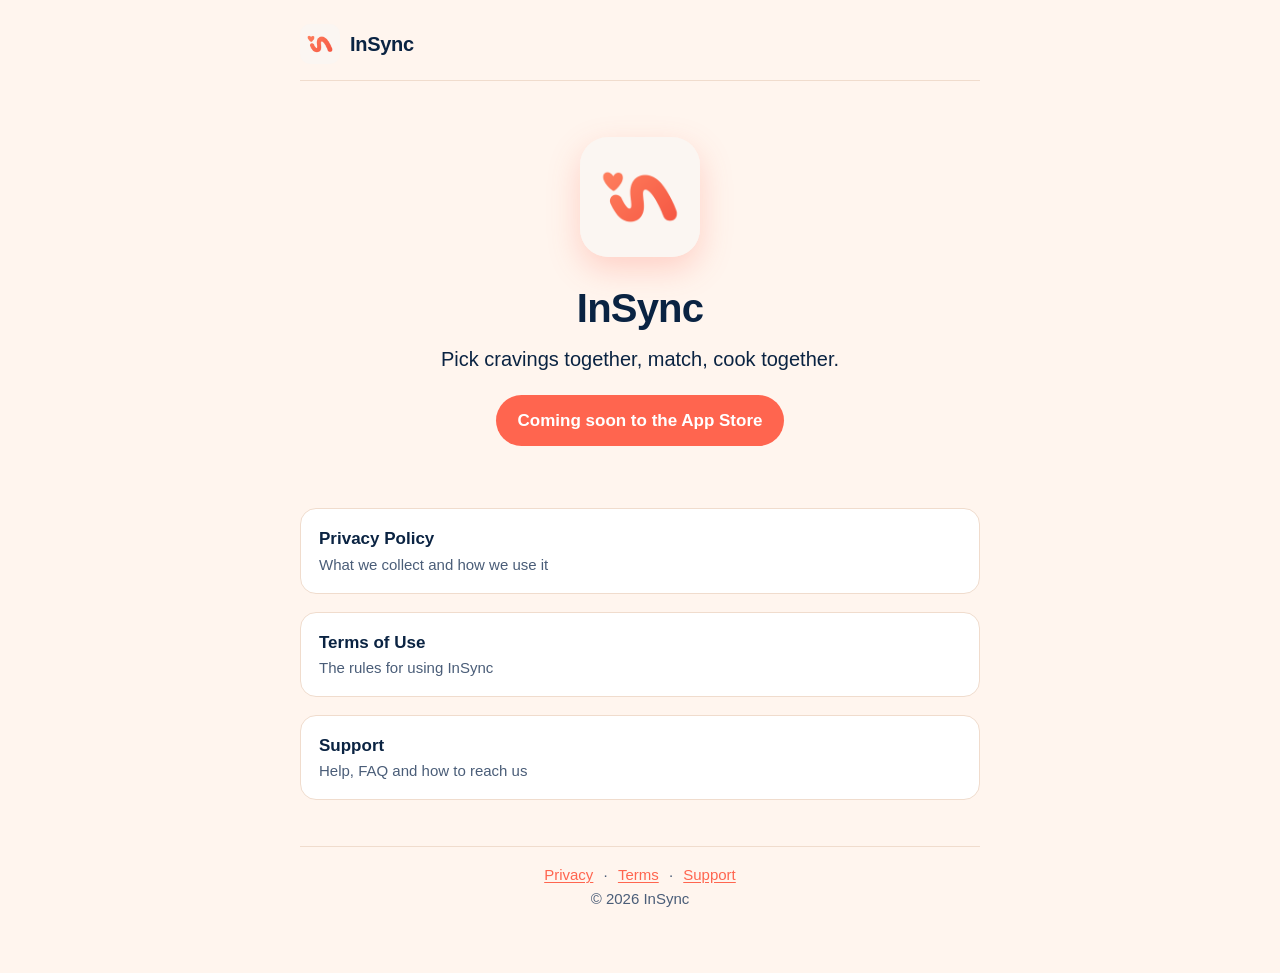
<file: index.html>
<!doctype html>
<html lang="en">
<head>
<meta charset="utf-8">
<meta name="viewport" content="width=device-width, initial-scale=1, viewport-fit=cover">
<title>InSync: pick cravings together, match, cook together</title>
<meta name="description" content="InSync helps you pick cravings together, find your match and cook together. Coming soon to the App Store.">
<meta name="theme-color" content="#FFF5EE">
<link rel="icon" type="image/png" sizes="32x32" href="favicon-32.png">
<link rel="icon" type="image/png" sizes="192x192" href="favicon-192.png">
<link rel="apple-touch-icon" href="apple-touch-icon.png">
<link rel="stylesheet" href="style.css">
</head>
<body>
<div class="wrap">
<header class="site"><a href="index.html"><img src="logo.png" alt="InSync logo" width="40" height="40"><span>InSync</span></a></header>
<main>
<section class="hero">
<img src="logo.png" alt="InSync logo" width="120" height="120">
<h1>InSync</h1>
<p class="pitch">Pick cravings together, match, cook together.</p>
<p><span class="badge">Coming soon to the App Store</span></p>
</section>
<ul class="links">
<li><a href="privacy.html">Privacy Policy<span>What we collect and how we use it</span></a></li>
<li><a href="terms.html">Terms of Use<span>The rules for using InSync</span></a></li>
<li><a href="support.html">Support<span>Help, FAQ and how to reach us</span></a></li>
</ul>
</main>
<footer class="site">
<nav><a href="privacy.html">Privacy</a> · <a href="terms.html">Terms</a> · <a href="support.html">Support</a></nav>
<p>© 2026 InSync</p>
</footer>
</div>
</body>
</html>
</file>
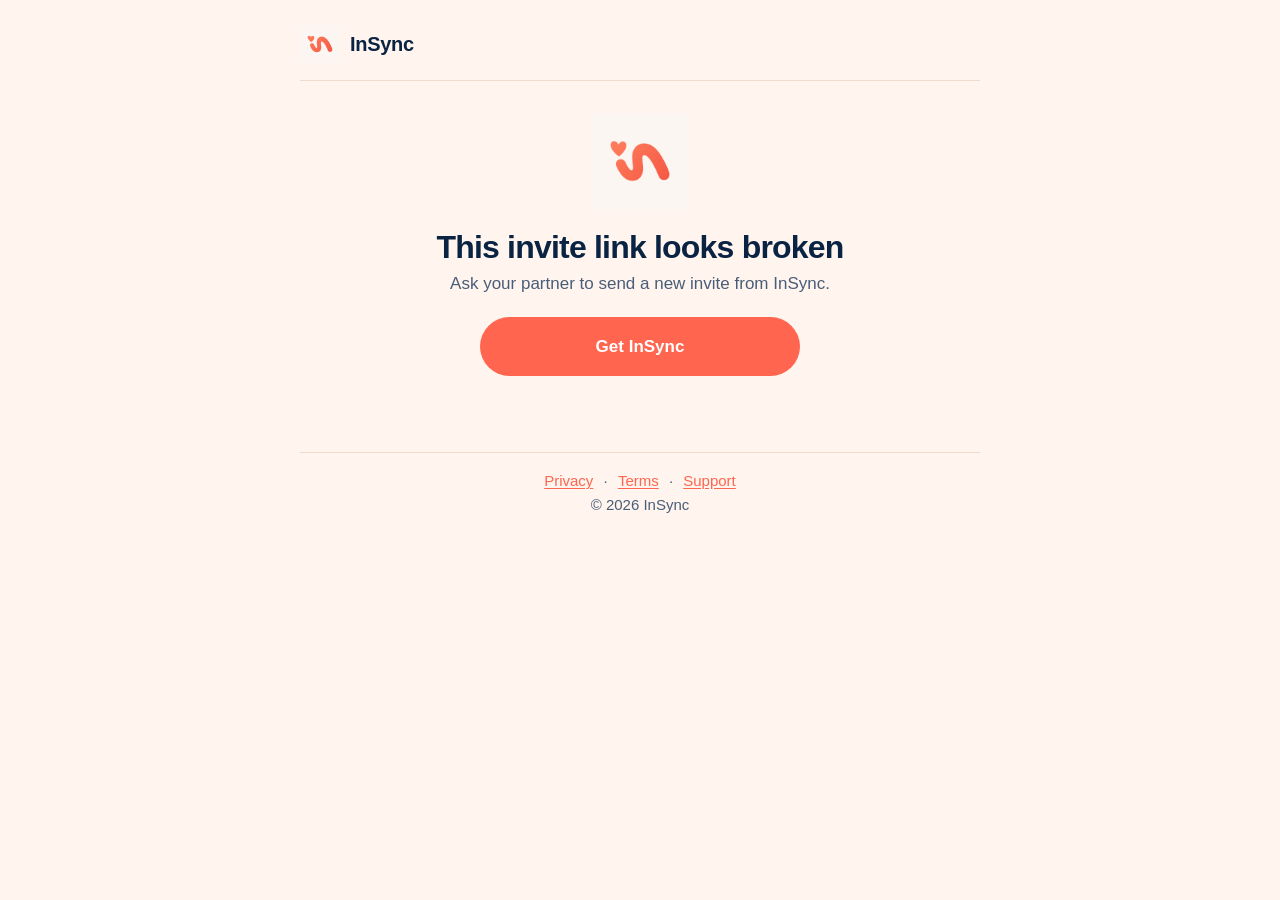
<file: join.html>
<!doctype html>
<html lang="en">
<head>
<meta charset="utf-8">
<meta name="viewport" content="width=device-width, initial-scale=1, viewport-fit=cover">
<title>Join me on InSync</title>
<meta name="description" content="You've been invited to InSync: pick cravings together, match, cook together.">
<meta name="robots" content="noindex">
<meta name="theme-color" content="#FFF5EE">
<link rel="icon" type="image/png" sizes="32x32" href="favicon-32.png">
<link rel="icon" type="image/png" sizes="192x192" href="favicon-192.png">
<link rel="apple-touch-icon" href="apple-touch-icon.png">
<link rel="stylesheet" href="style.css">
<style>
  .join { text-align: center; padding: 8px 0 24px; }
  .join h1 { margin: 12px 0 4px; }
  .join .lead { color: var(--muted); margin: 0 0 20px; }
  .code {
    display: inline-block; font-size: 44px; font-weight: 800; letter-spacing: 8px;
    padding: 14px 20px 14px 28px; border-radius: 18px; background: #fff;
    border: 2px solid var(--line); color: var(--navy); margin: 4px 0 8px;
    font-variant-numeric: tabular-nums;
  }
  .hint { color: var(--muted); font-size: 15px; margin: 0 0 24px; }
  .btn {
    display: block; max-width: 320px; margin: 0 auto 12px; padding: 16px 20px;
    border-radius: 999px; font-weight: 700; text-decoration: none; font-size: 17px;
  }
  .btn.primary { background: var(--coral); color: #fff; }
  .btn.primary:hover { color: #fff; background: #E24E39; }
  .btn.secondary { border: 2px solid var(--navy); color: var(--navy); }
  .steps { text-align: left; max-width: 360px; margin: 24px auto 0; color: var(--muted); font-size: 15px; }
  .bad { display: none; }
</style>
</head>
<body>
<div class="wrap">
<header class="site"><a href="index.html"><img src="logo.png" alt="InSync logo" width="40" height="40"><span>InSync</span></a></header>
<main class="join">
  <img src="logo.png" alt="" width="96" height="96">

  <div id="ok">
    <h1>You're invited to InSync</h1>
    <p class="lead">Let's figure out what to eat together.</p>
    <div class="code" id="code" aria-label="Invite code"></div>
    <p class="hint">Your invite code</p>
    <a class="btn primary" href="https://apps.apple.com/app/id6815504220">Get InSync</a>
    <a class="btn secondary" id="open" href="insync://join">Already have it? Open InSync</a>
    <ol class="steps">
      <li>Get InSync from the App Store.</li>
      <li>Open it and tap "I have an invite code".</li>
      <li>Enter the code above. You'll see who invited you before you join.</li>
    </ol>
  </div>

  <div class="bad" id="bad">
    <h1>This invite link looks broken</h1>
    <p class="lead">Ask your partner to send a new invite from InSync.</p>
    <a class="btn primary" href="https://apps.apple.com/app/id6815504220">Get InSync</a>
  </div>
</main>
<footer class="site">
<nav><a href="privacy.html">Privacy</a> · <a href="terms.html">Terms</a> · <a href="support.html">Support</a></nav>
<p>© 2026 InSync</p>
</footer>
</div>
<script>
  // Codes are 6 characters: A-H, J-N, P-Z and 2-9 (no I, O, 0 or 1).
  var raw = new URLSearchParams(location.search).get('code') || '';
  var code = raw.toUpperCase().replace(/\s+/g, '');
  if (/^[A-HJ-NP-Z2-9]{6}$/.test(code)) {
    document.getElementById('code').textContent = code;
    document.getElementById('open').href = 'insync://join?code=' + code;
  } else {
    document.getElementById('ok').style.display = 'none';
    document.getElementById('bad').style.display = 'block';
  }
</script>
</body>
</html>
</file>
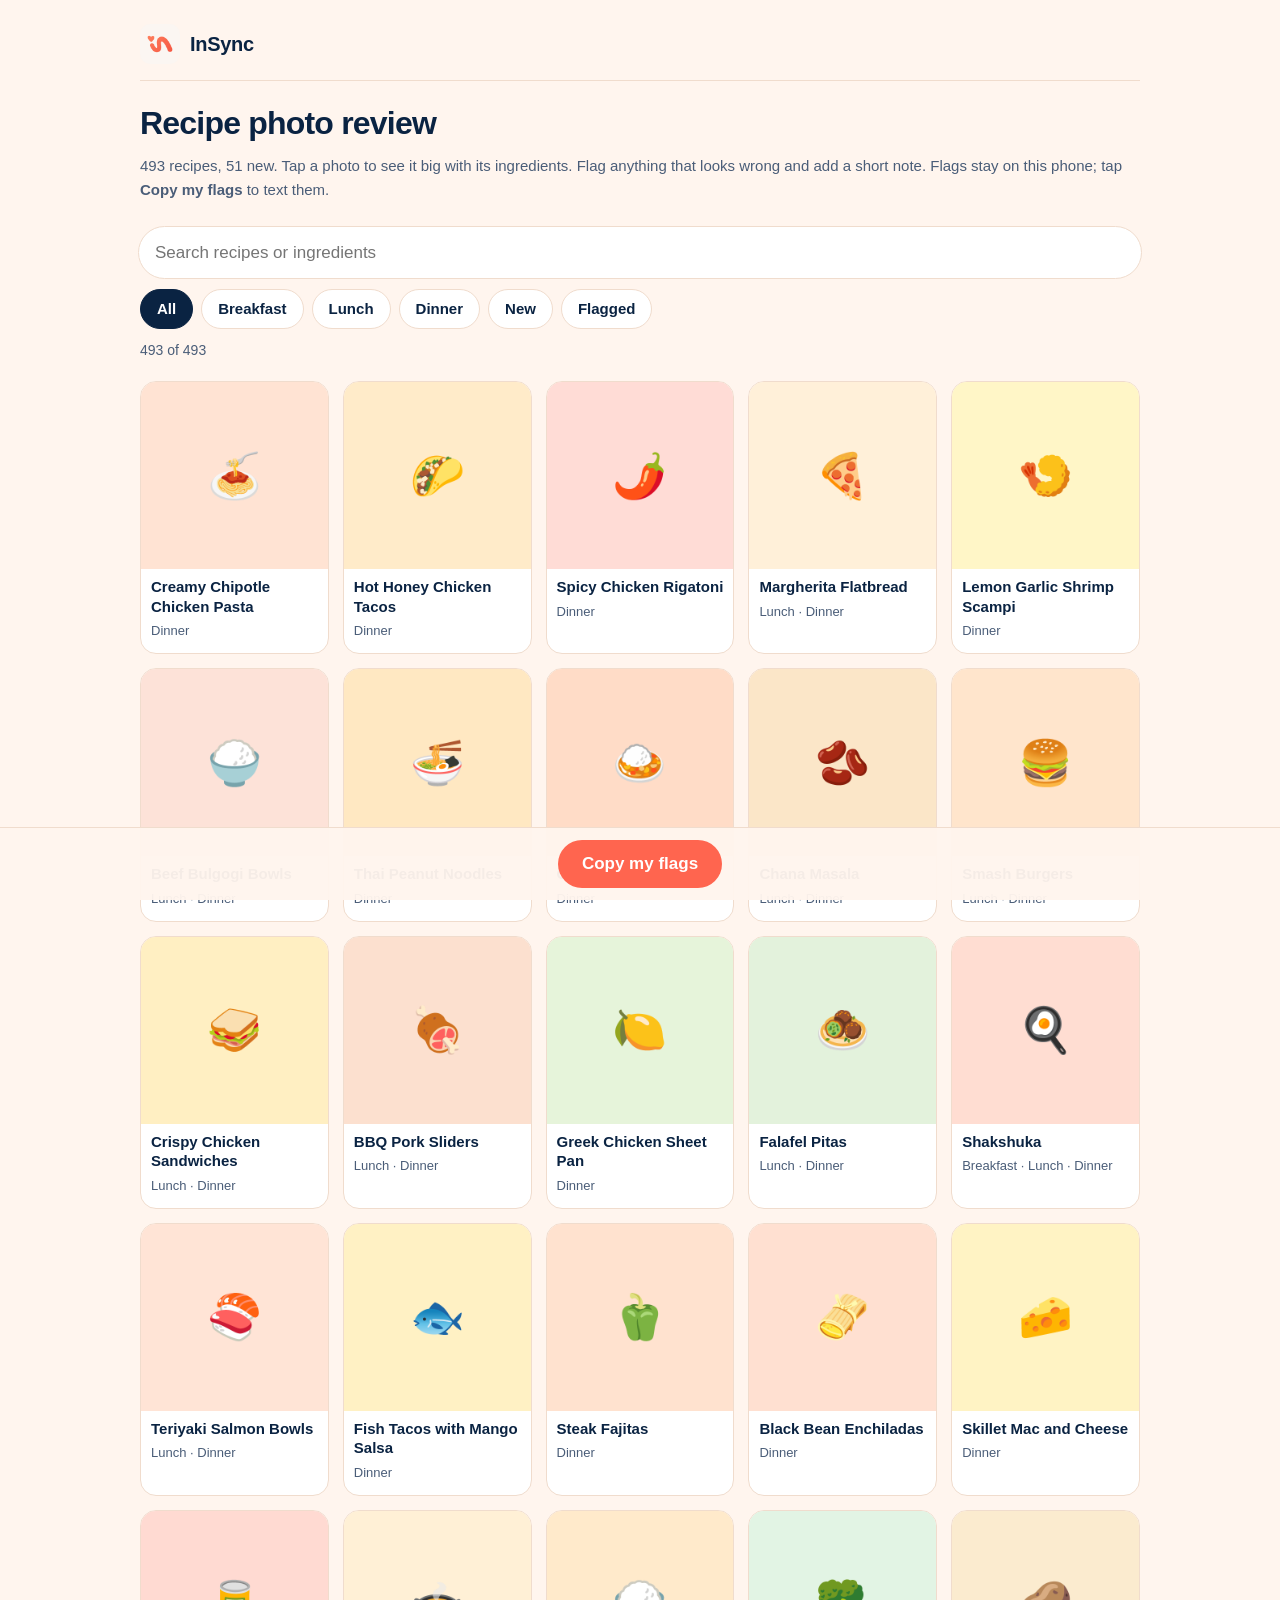
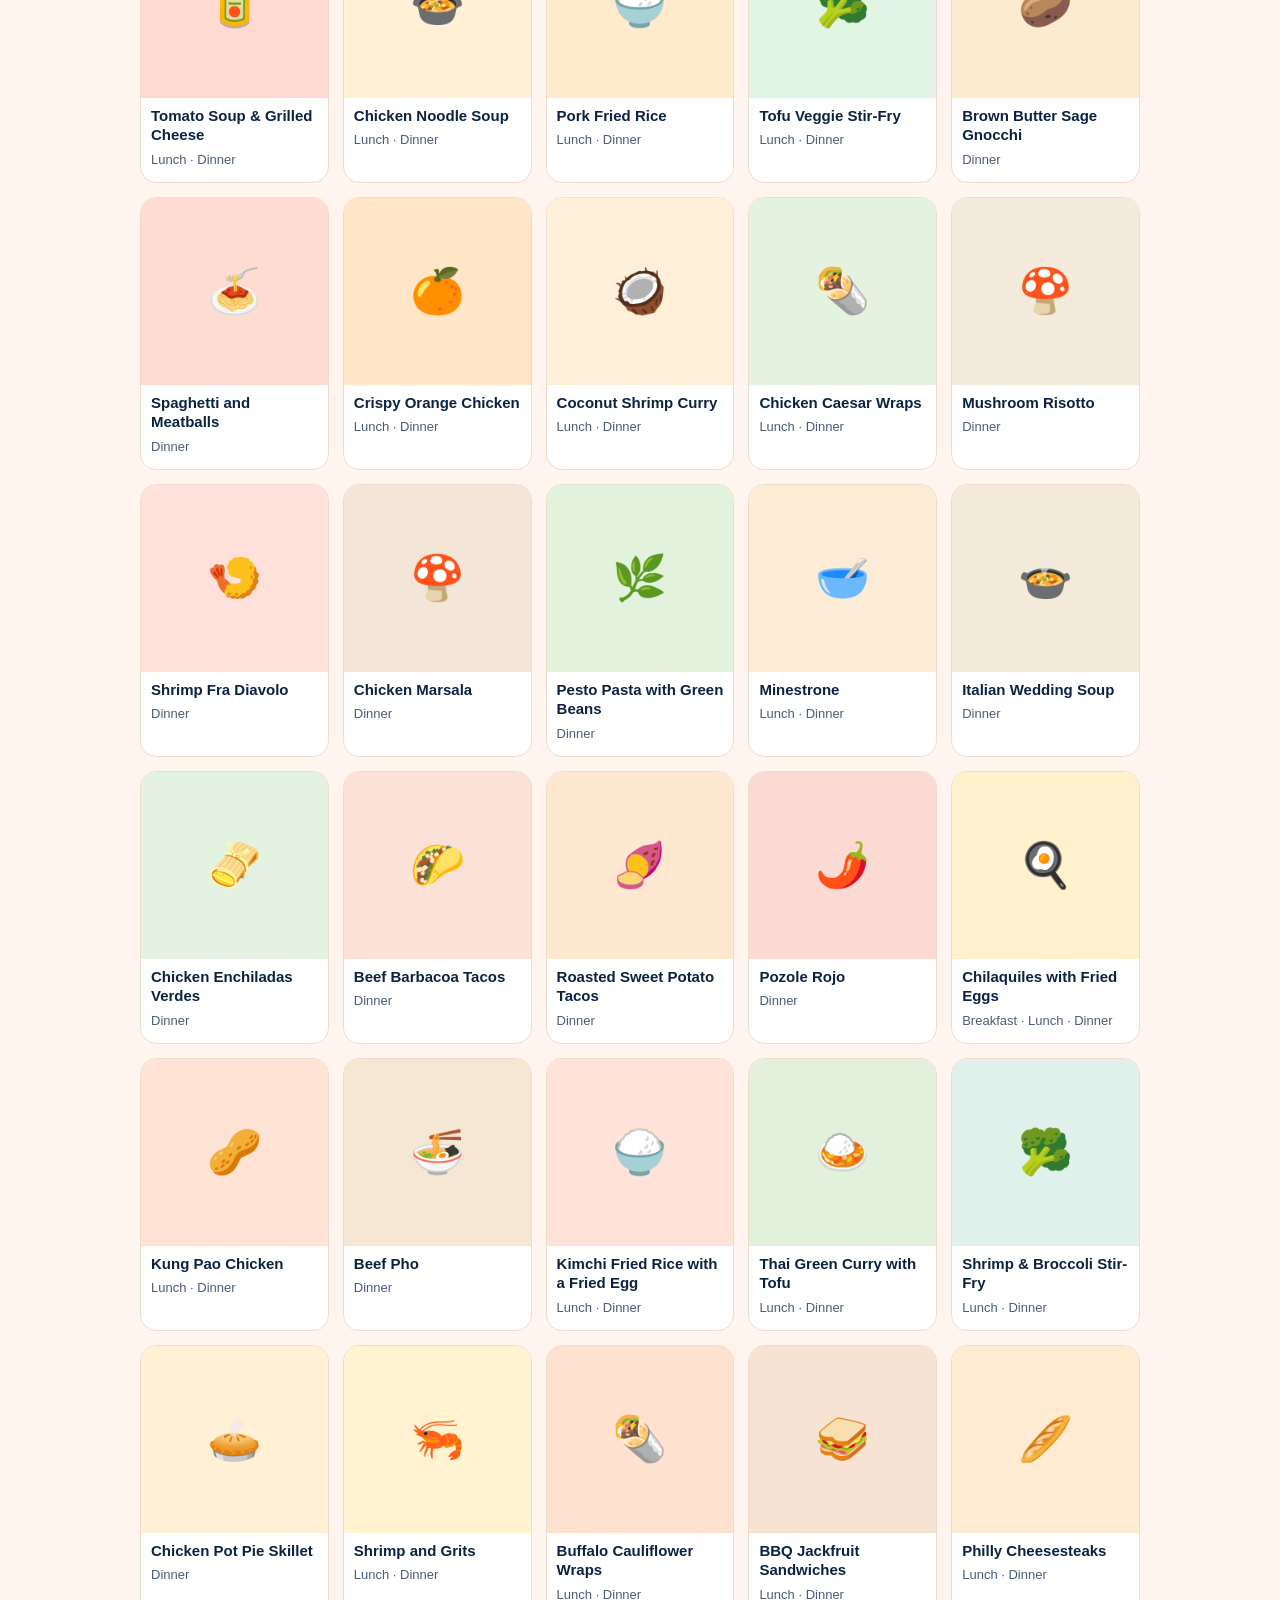
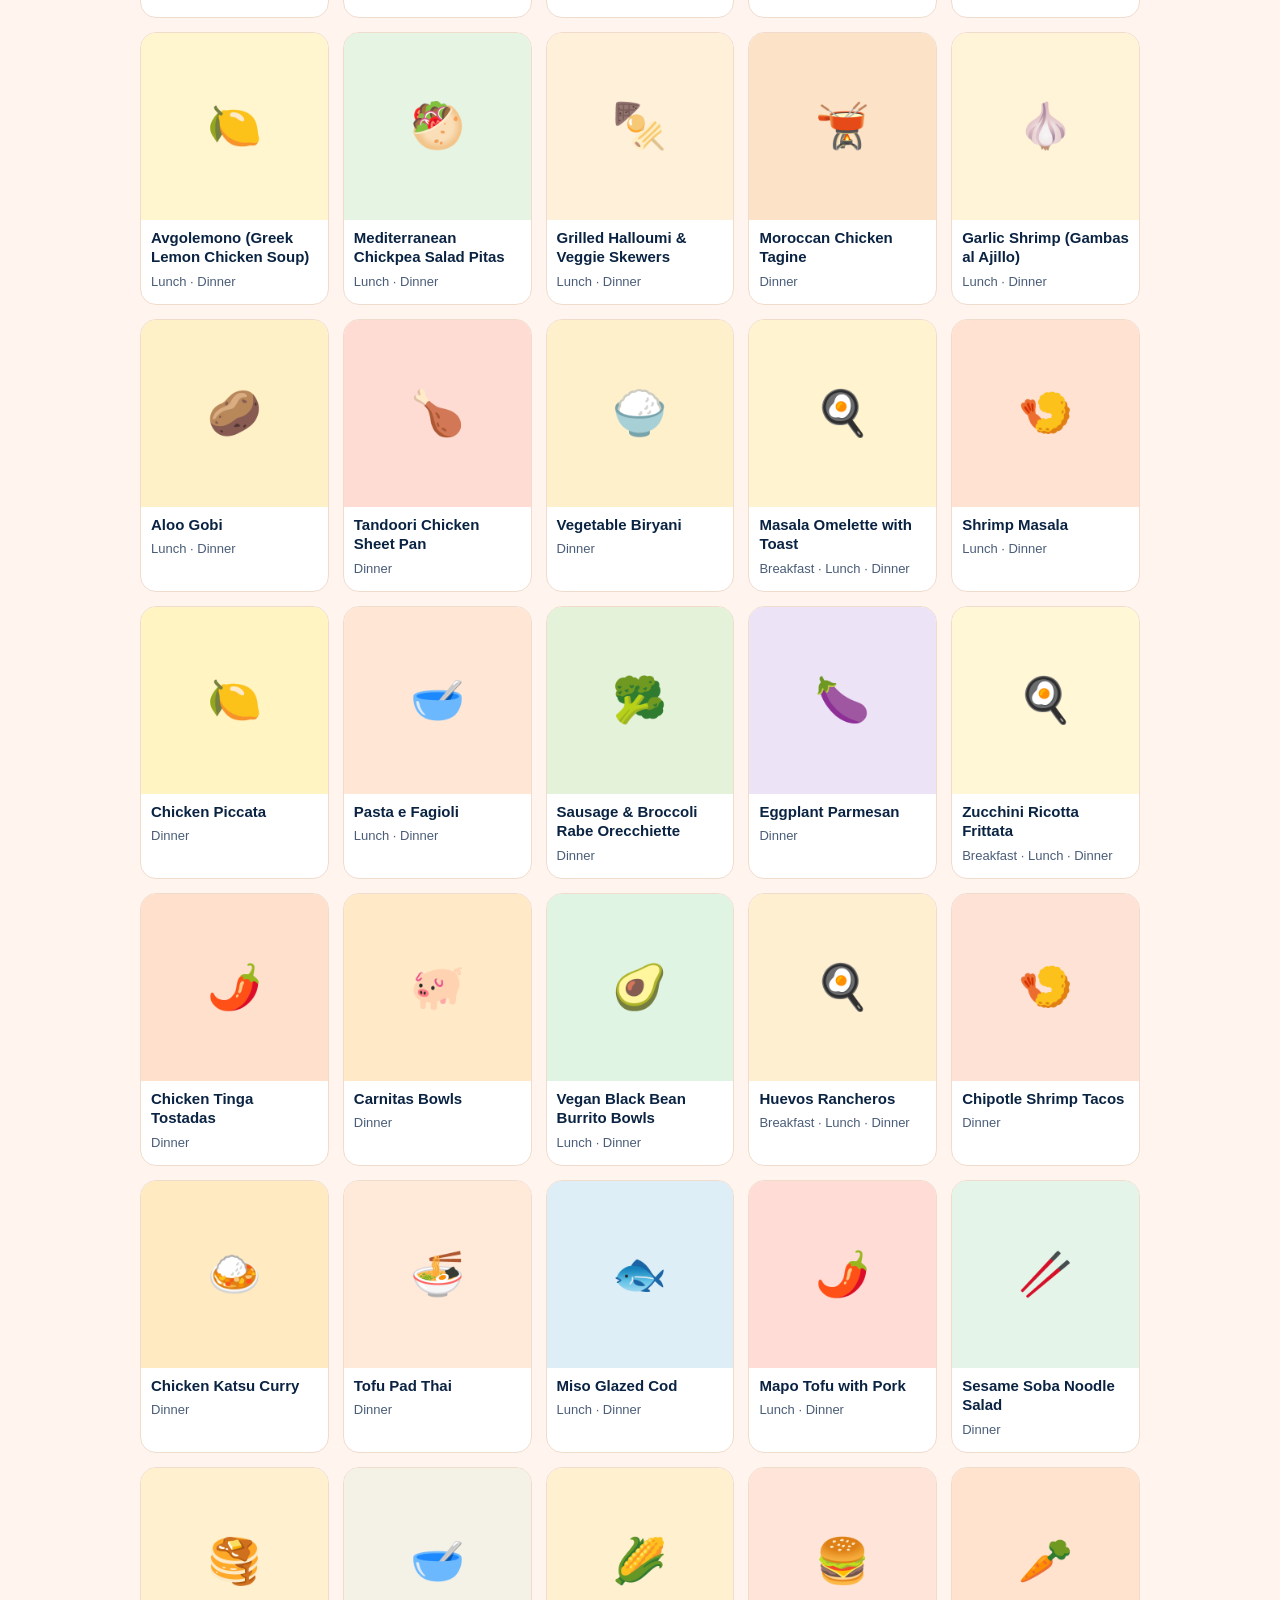
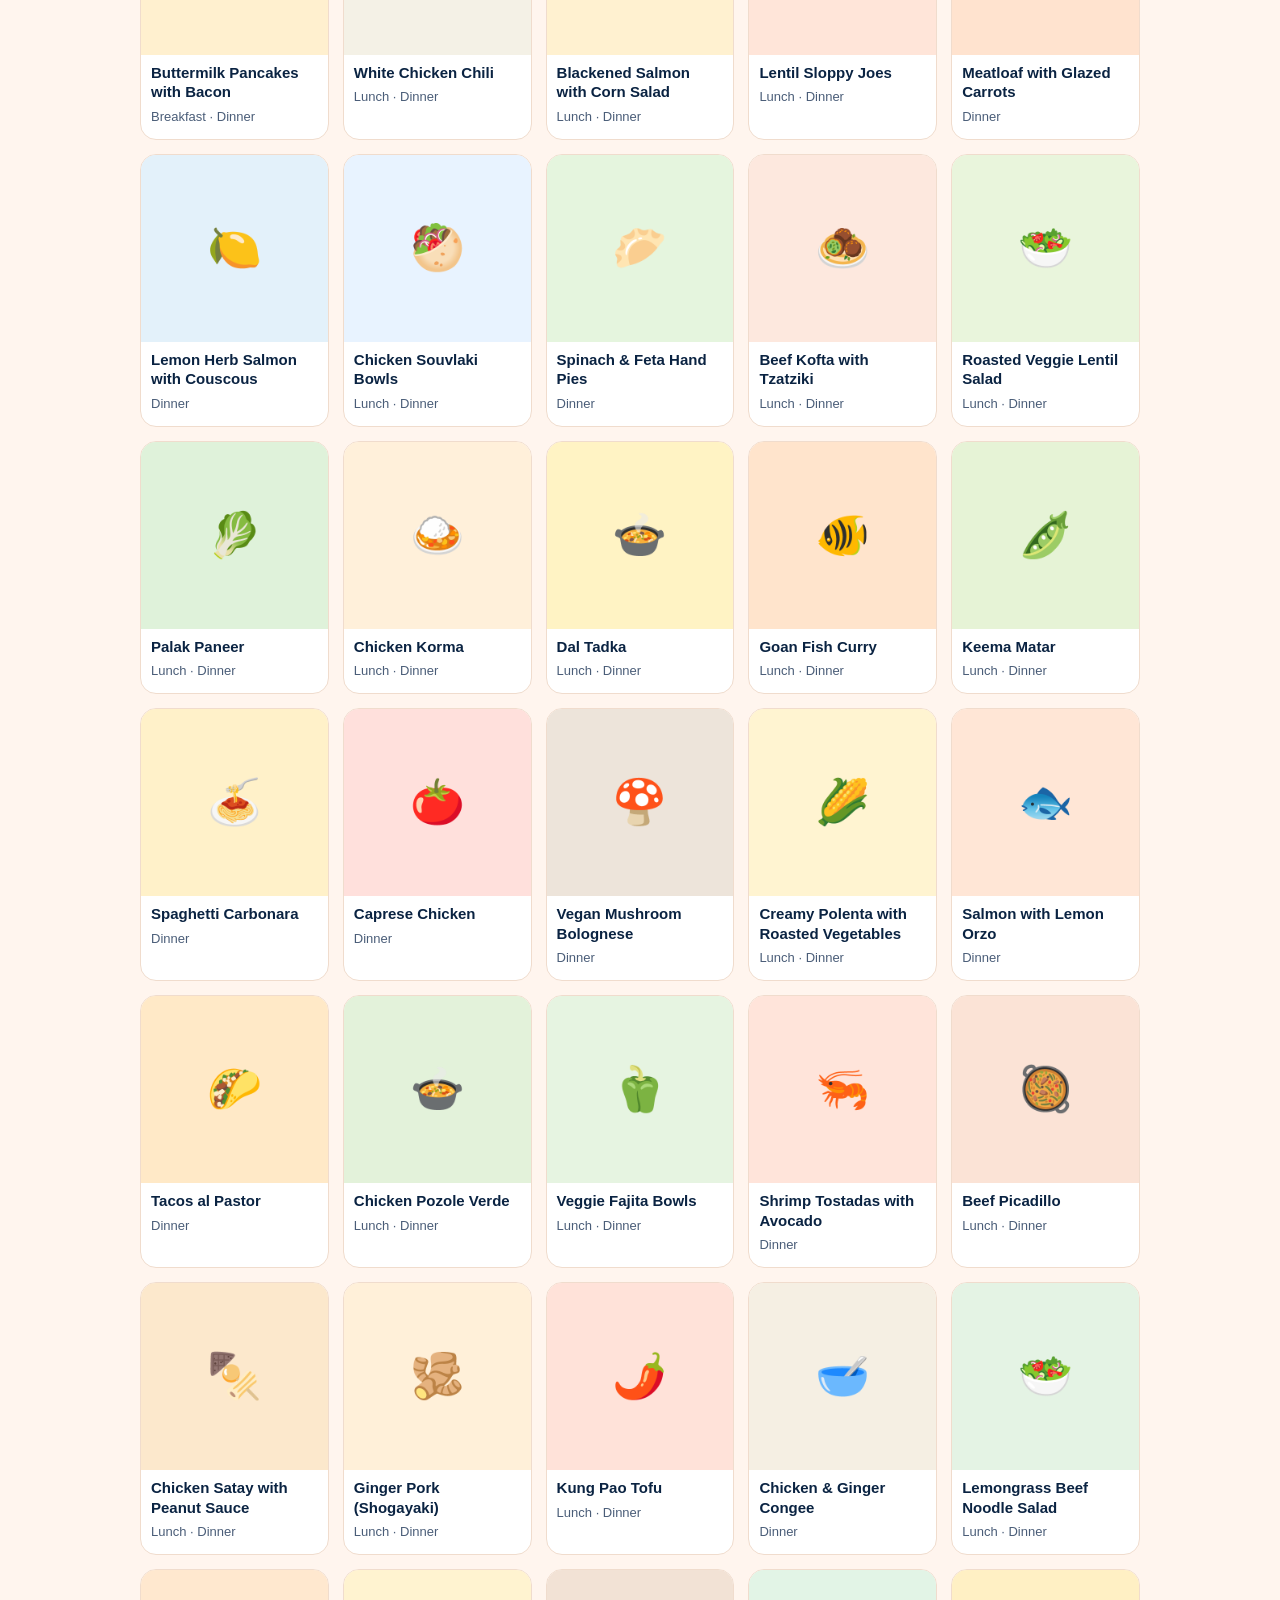
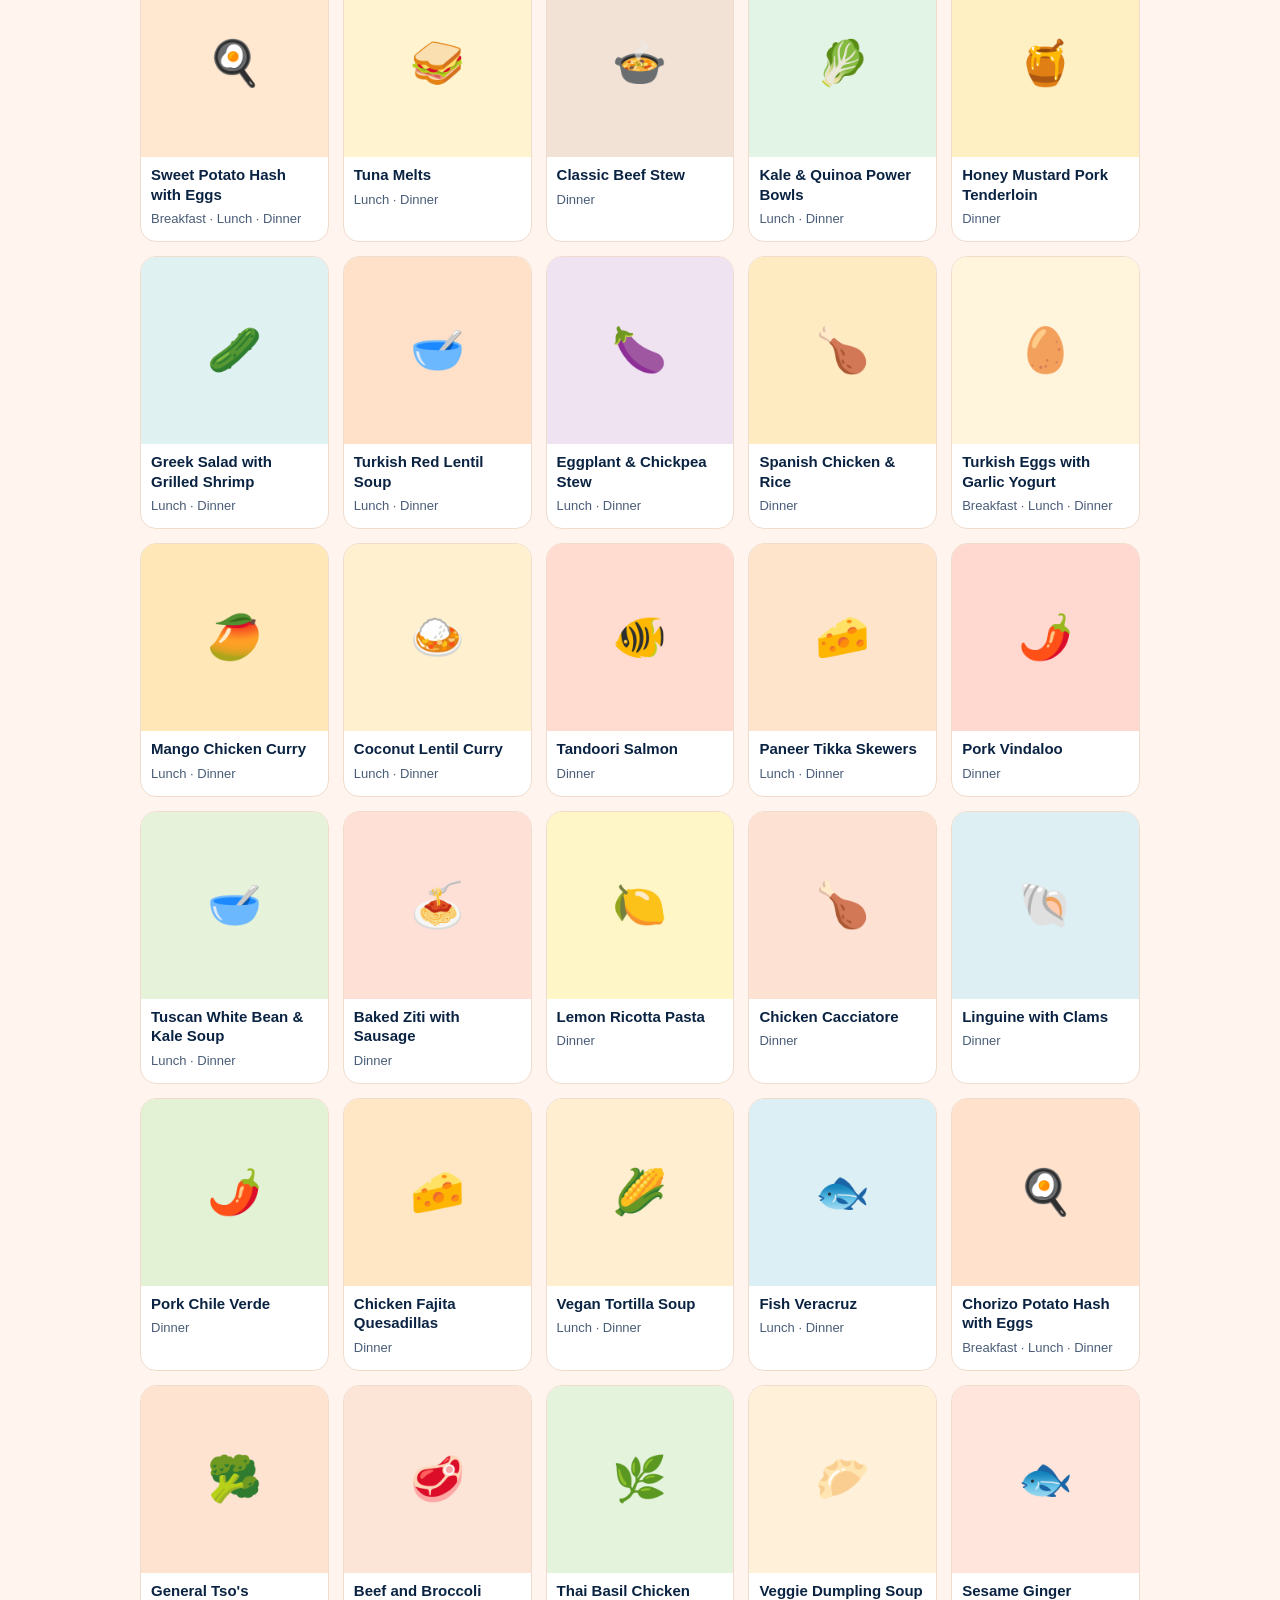
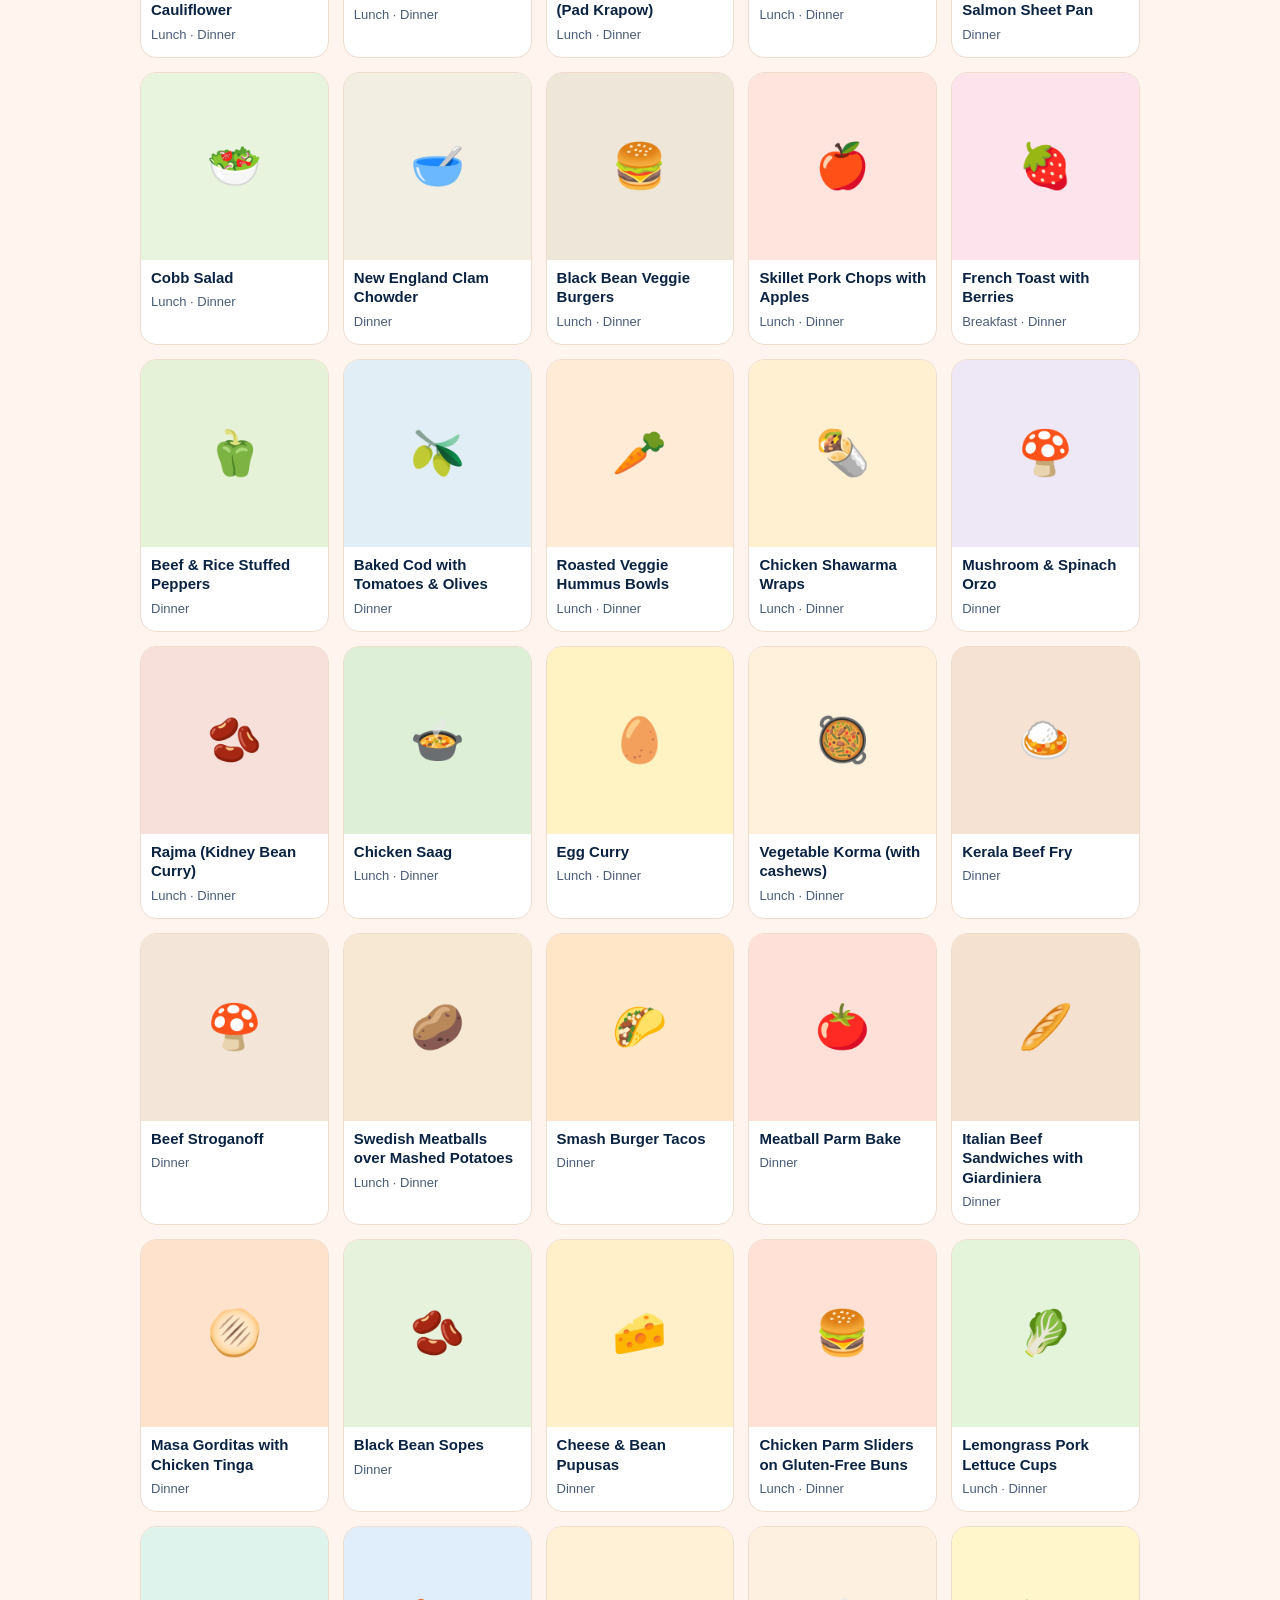
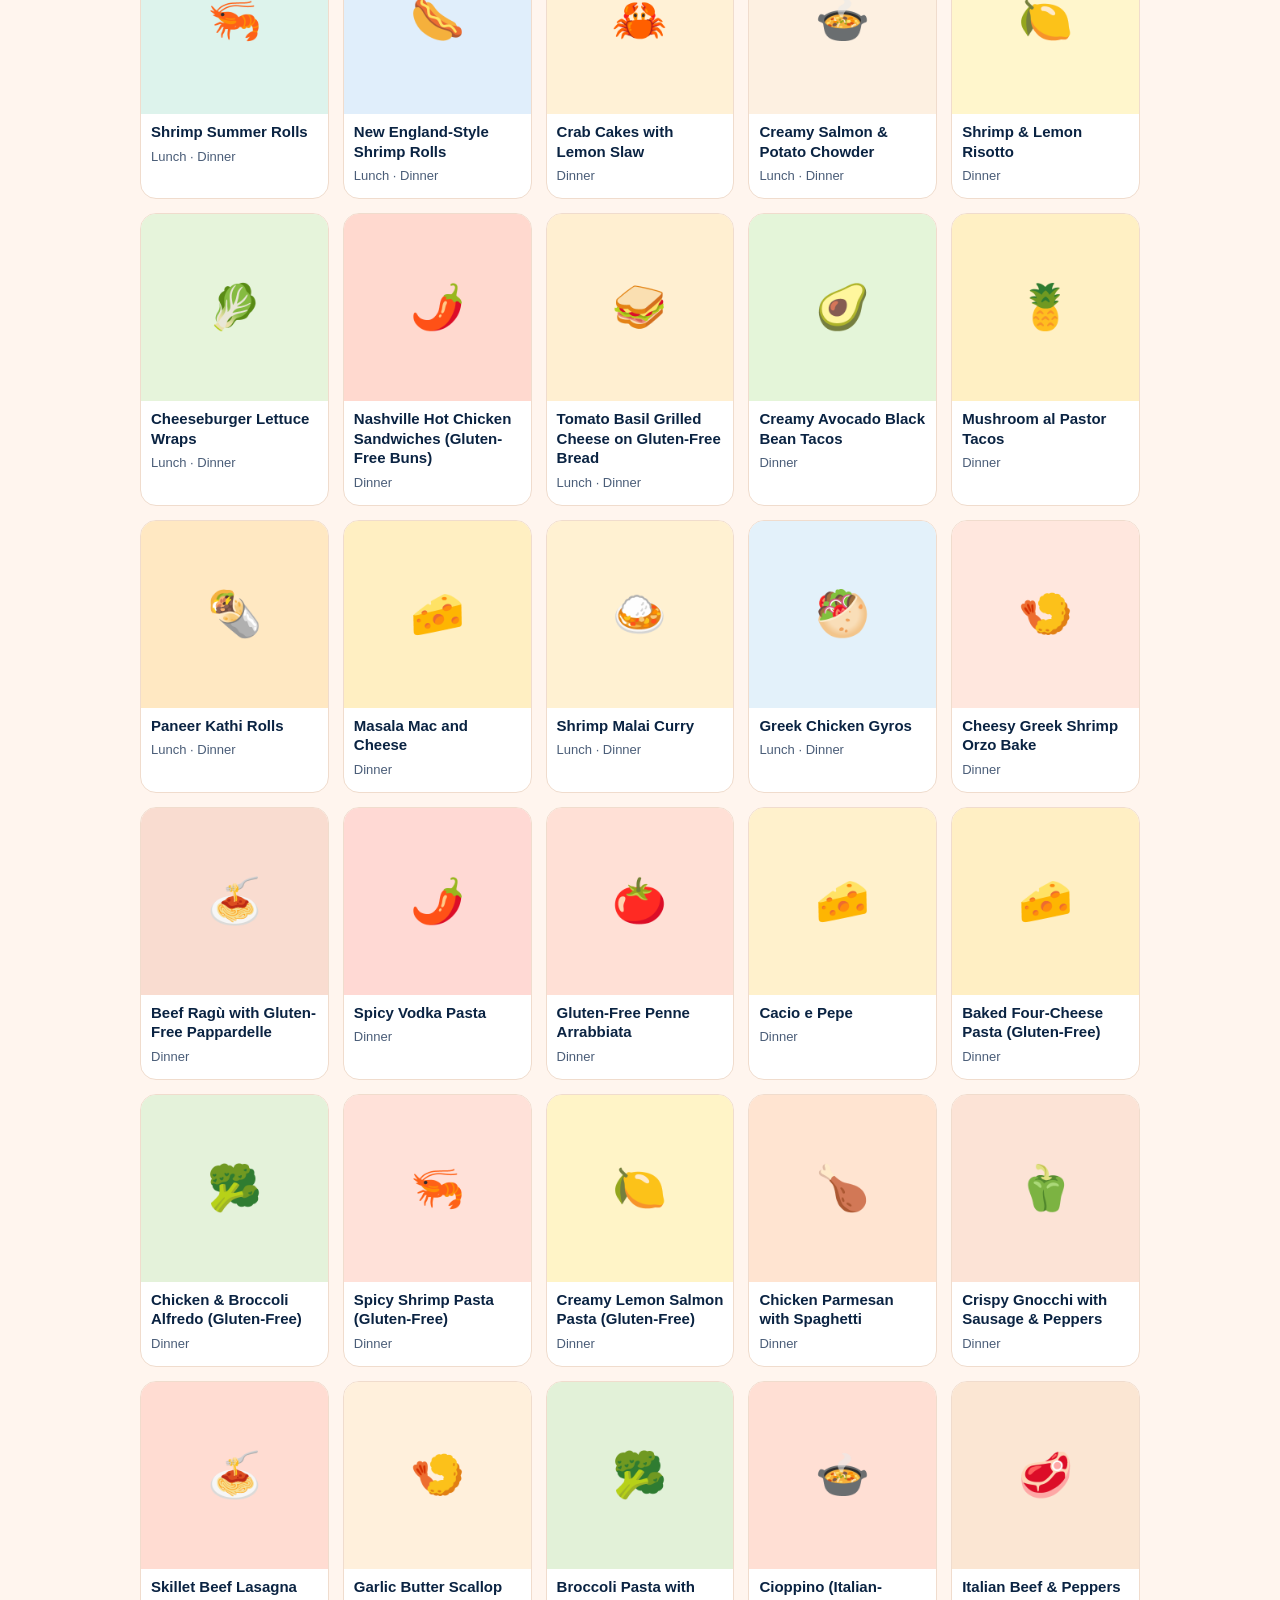
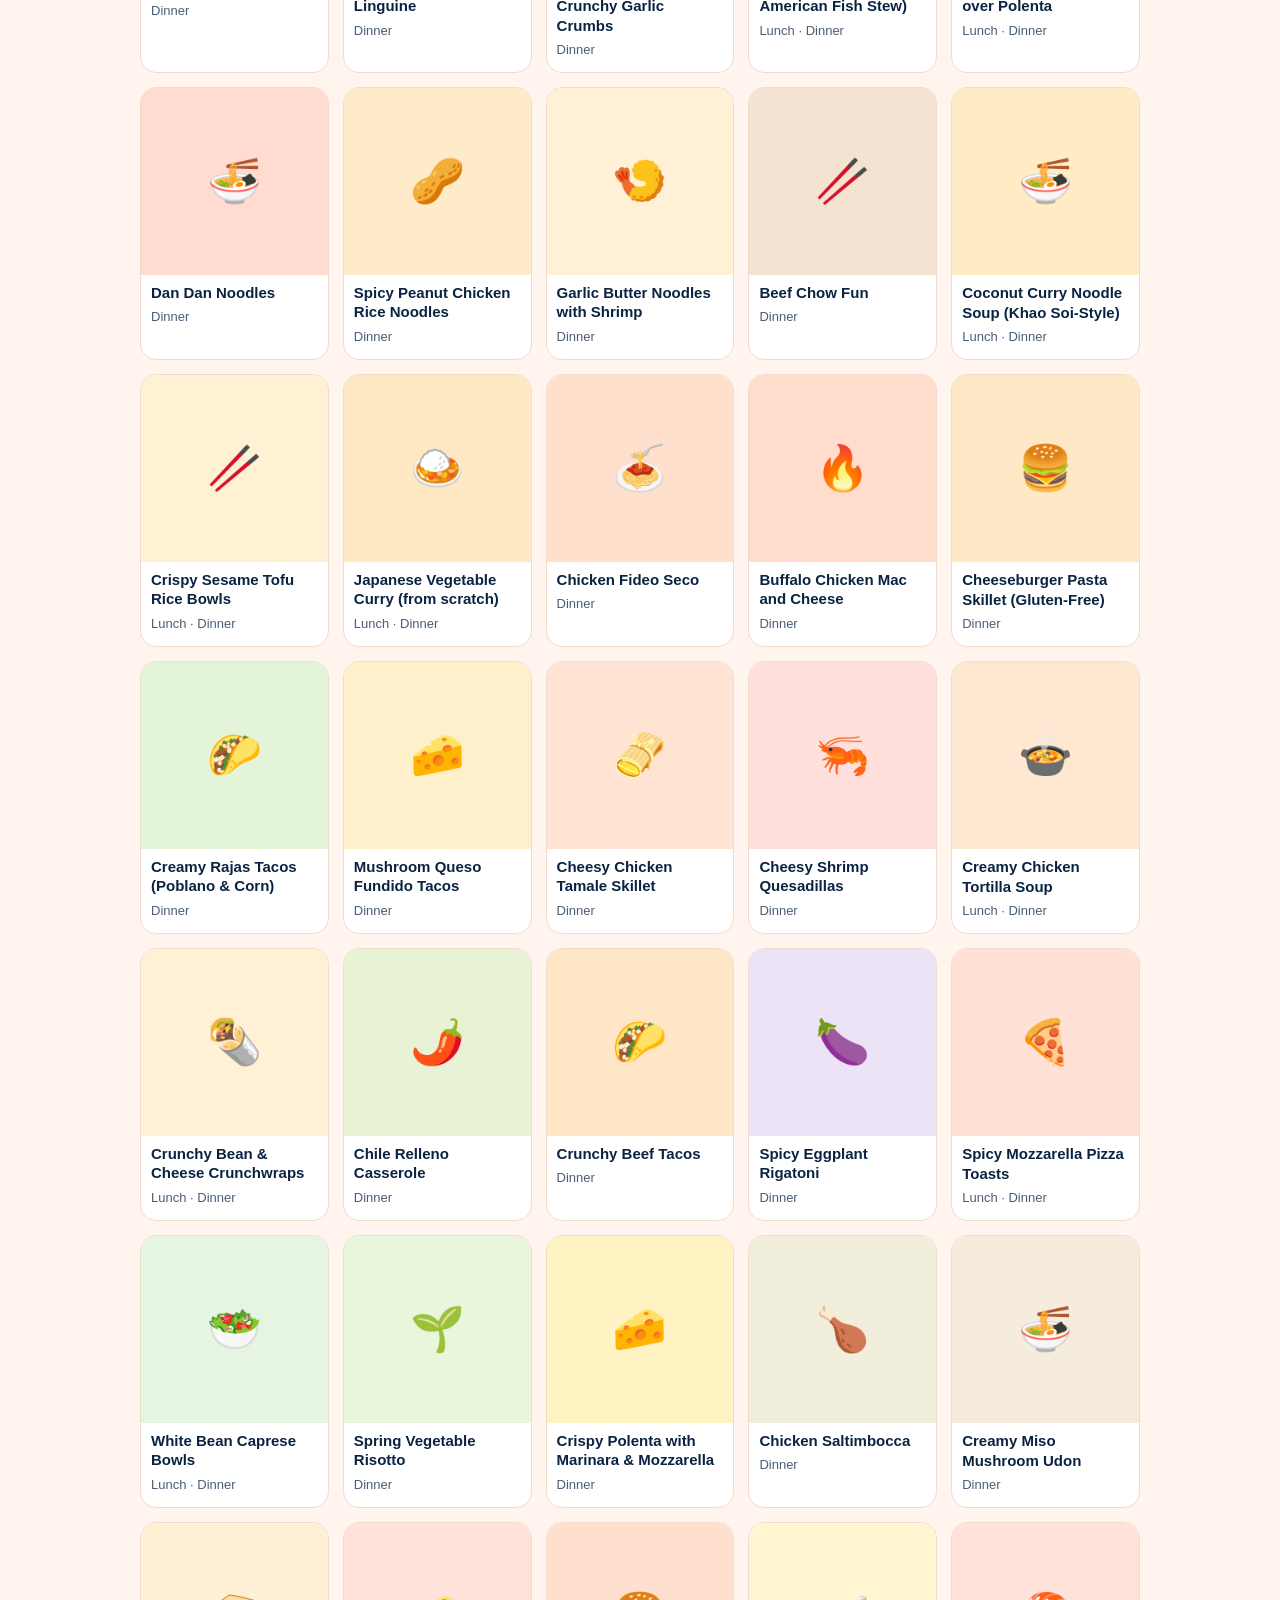
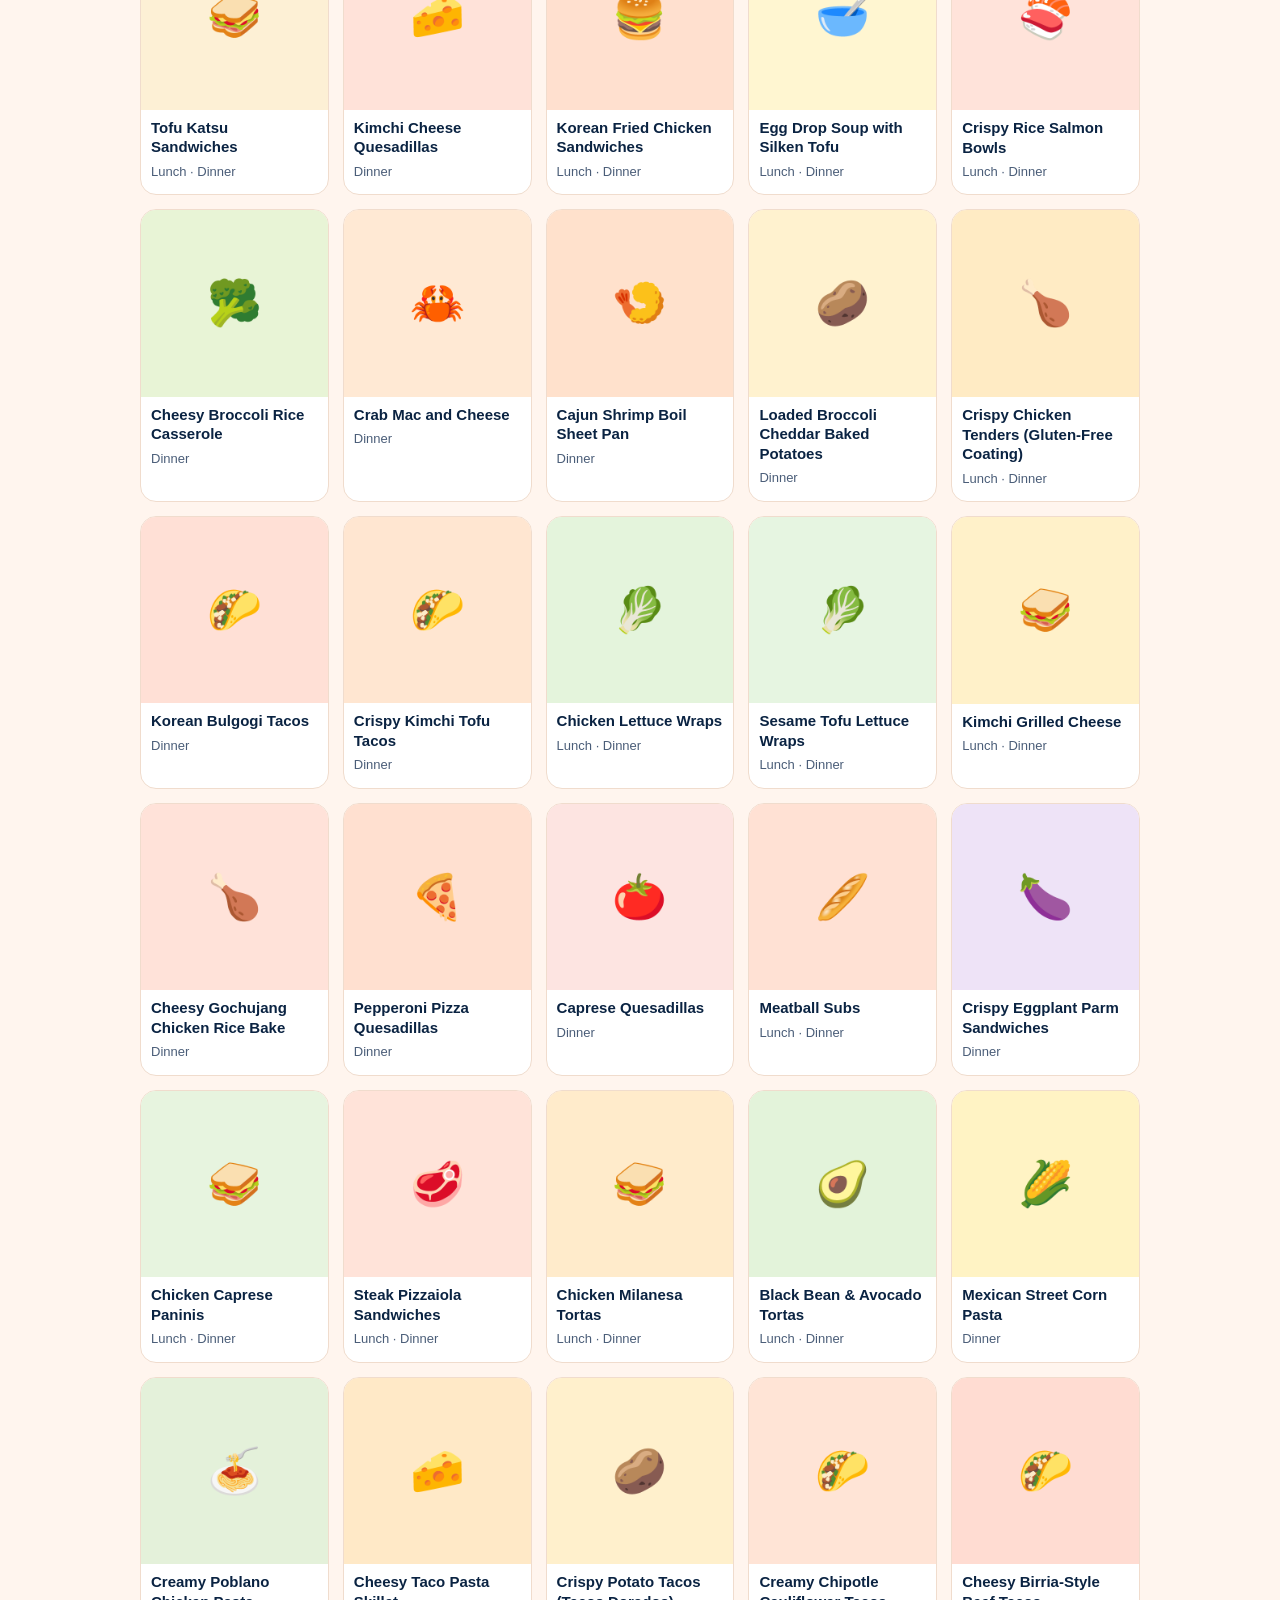
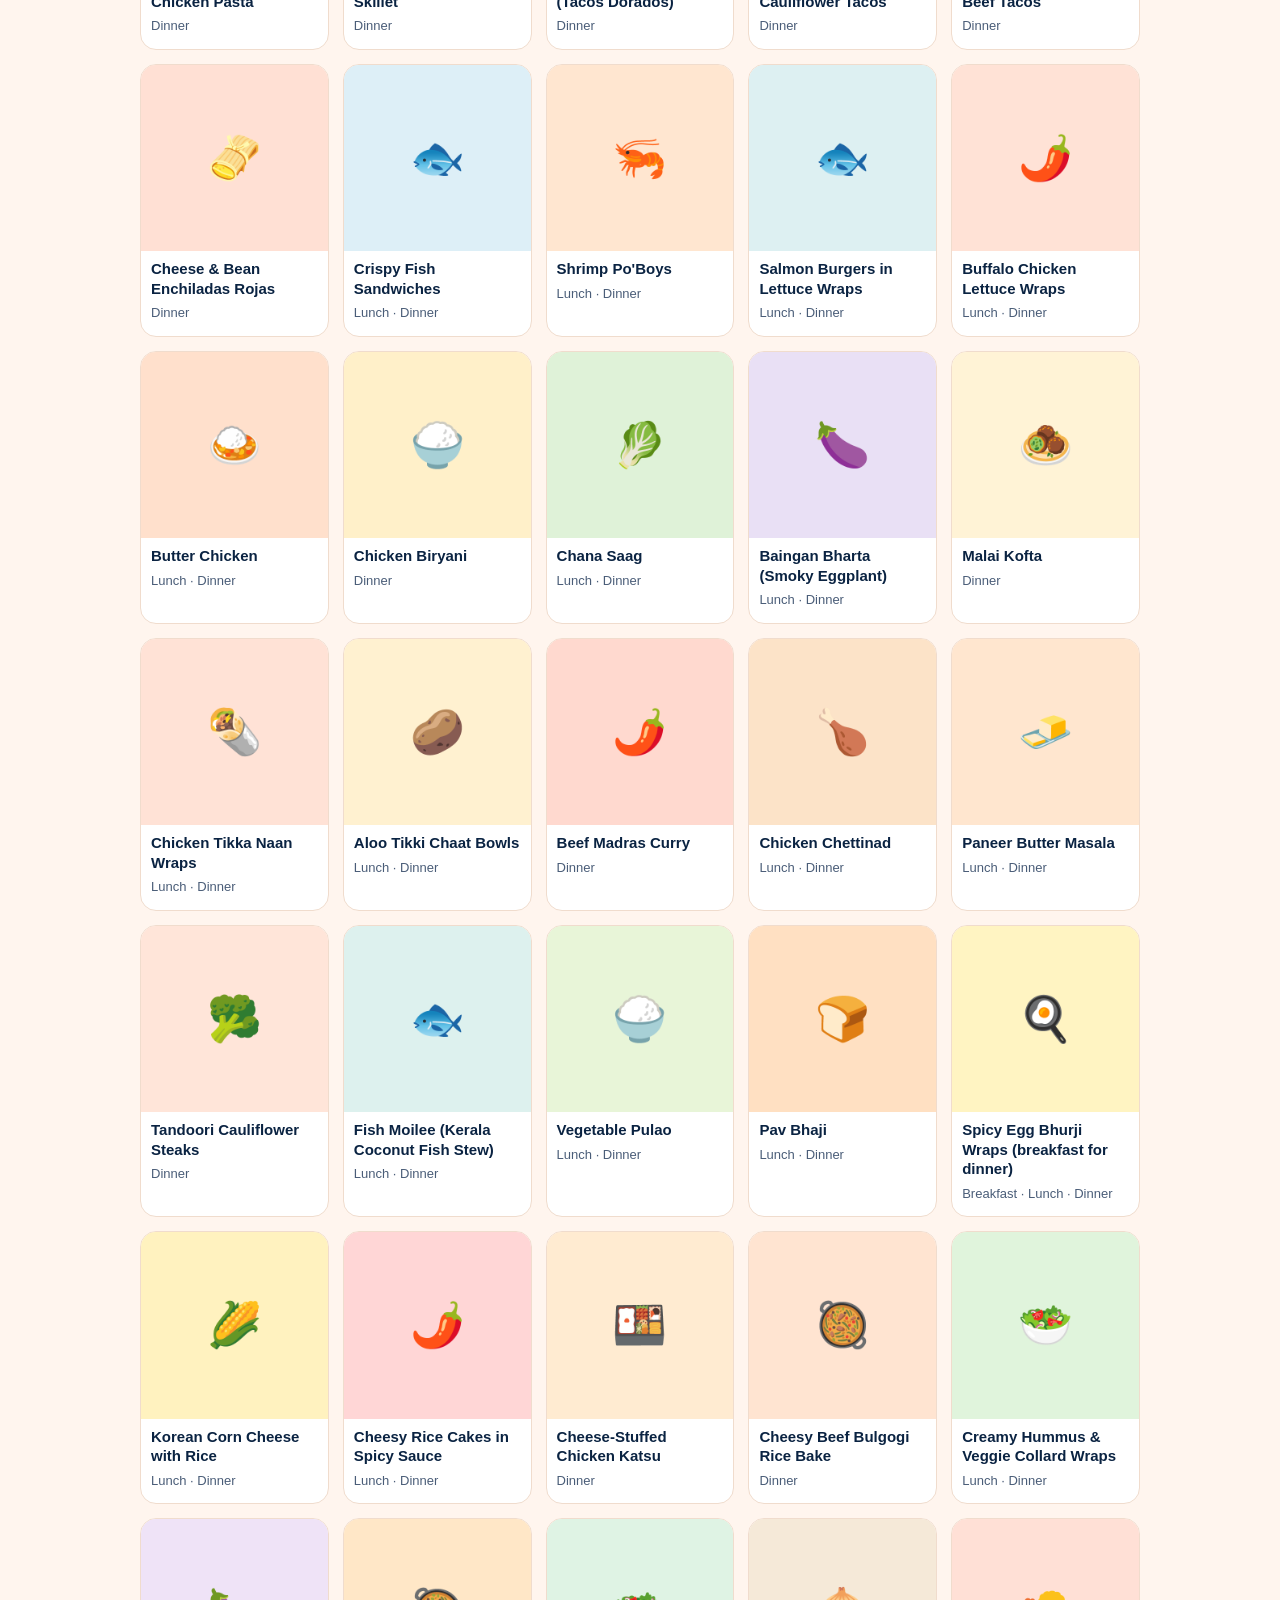
<file: review.html>
<!doctype html>
<html lang="en">
<head>
<meta charset="utf-8">
<meta name="viewport" content="width=device-width, initial-scale=1, viewport-fit=cover">
<meta name="robots" content="noindex, nofollow">
<title>Photo Review · InSync</title>
<meta name="theme-color" content="#FFF5EE">
<link rel="icon" type="image/png" sizes="32x32" href="favicon-32.png">
<link rel="apple-touch-icon" href="apple-touch-icon.png">
<link rel="stylesheet" href="style.css">
<style>
.wrap { max-width: 1040px; padding-bottom: 120px; }
.lede { color: var(--muted); font-size: 15px; }
.tools { position: sticky; top: 0; z-index: 5; background: var(--cream); padding: 10px 0 8px; margin: 0 -2px; }
.search { width: 100%; font: inherit; font-size: 17px; padding: 12px 16px; border: 1px solid var(--line); border-radius: 999px; background: #fff; color: var(--navy); outline: none; }
.search:focus { border-color: var(--coral); }
.chips { display: flex; gap: 8px; overflow-x: auto; padding: 10px 2px 2px; scrollbar-width: none; }
.chips::-webkit-scrollbar { display: none; }
.chip { flex: none; font: inherit; font-size: 15px; font-weight: 700; min-height: 40px; padding: 0 16px; border-radius: 999px; border: 1px solid var(--line); background: #fff; color: var(--navy); cursor: pointer; }
.chip[aria-pressed="true"] { background: var(--navy); border-color: var(--navy); color: #fff; }
.count { color: var(--muted); font-size: 14px; margin: 8px 2px 0; }
.grid { display: grid; grid-template-columns: repeat(2, minmax(0, 1fr)); gap: 12px; margin-top: 12px; }
@media (min-width: 560px) { .grid { grid-template-columns: repeat(auto-fill, minmax(180px, 1fr)); gap: 14px; } }
.card-r { all: unset; box-sizing: border-box; display: flex; flex-direction: column; background: #fff; border: 1px solid var(--line); border-radius: 16px; overflow: hidden; cursor: pointer; position: relative; }
.card-r:focus-visible { outline: 3px solid var(--coral); outline-offset: 2px; }
.art { position: relative; aspect-ratio: 1; display: grid; place-items: center; font-size: 44px; }
.art img { position: absolute; inset: 0; width: 100%; height: 100%; object-fit: cover; }
.meta { padding: 8px 10px 10px; }
.meta b { display: block; font-size: 15px; line-height: 1.3; }
.meta small { color: var(--muted); font-size: 13px; text-transform: capitalize; }
.tag { position: absolute; top: 8px; left: 8px; background: var(--coral); color: #fff; font-size: 12px; font-weight: 800; padding: 3px 9px; border-radius: 999px; }
.flagged { position: absolute; top: 8px; right: 8px; background: #fff; font-size: 16px; width: 30px; height: 30px; border-radius: 50%; display: grid; place-items: center; box-shadow: 0 2px 6px rgba(10,35,66,.18); }
.empty { text-align: center; color: var(--muted); padding: 40px 0; }
.bar { position: fixed; left: 0; right: 0; bottom: 0; z-index: 6; background: rgba(255,245,238,.96); border-top: 1px solid var(--line); padding: 12px 20px calc(12px + env(safe-area-inset-bottom)); display: flex; justify-content: center; }
.btn { font: inherit; font-weight: 800; font-size: 17px; min-height: 48px; padding: 0 24px; border-radius: 999px; border: 0; background: var(--coral); color: #fff; cursor: pointer; }
.btn.ghost { background: #fff; color: var(--navy); border: 1px solid var(--line); }
.btn.on { background: var(--navy); }
dialog { width: min(640px, 100%); max-height: 100%; margin: auto 0 0; padding: 0; border: 0; border-radius: 24px 24px 0 0; background: var(--cream); color: var(--navy); }
@media (min-width: 680px) { dialog { margin: auto; border-radius: 24px; max-height: 92vh; } }
dialog::backdrop { background: rgba(10,35,66,.55); }
.sheet { max-height: 92vh; overflow-y: auto; }
.hero { position: relative; aspect-ratio: 1; display: grid; place-items: center; font-size: 96px; padding: 0; }
.hero img { position: absolute; inset: 0; width: 100%; height: 100%; object-fit: cover; }
.close { position: absolute; top: 12px; right: 12px; z-index: 2; width: 44px; height: 44px; border-radius: 50%; border: 0; background: rgba(255,255,255,.92); font-size: 22px; cursor: pointer; color: var(--navy); }
.body { padding: 16px 20px 24px; }
.body h2 { margin: 0 0 4px; }
.idrow { display: flex; align-items: center; gap: 10px; flex-wrap: wrap; margin: 2px 0 4px; }
.idrow code { font: 600 15px ui-monospace, SFMono-Regular, Menlo, monospace; background: #fff; border: 1px solid var(--line); border-radius: 10px; padding: 6px 10px; word-break: break-all; }
.btn.small { font-size: 15px; min-height: 40px; padding: 0 16px; }
.body .mt { color: var(--muted); font-size: 14px; margin: 0 0 10px; text-transform: capitalize; }
.actions { display: flex; gap: 10px; flex-wrap: wrap; margin-top: 16px; }
.ing { columns: 2; column-gap: 20px; padding-left: 18px; font-size: 15px; }
@media (max-width: 420px) { .ing { columns: 1; } }
.flagbox { background: #fff; border: 1px solid var(--line); border-radius: 16px; padding: 14px; margin-top: 16px; }
.flagbox textarea { width: 100%; min-height: 76px; font: inherit; font-size: 16px; padding: 10px 12px; border: 1px solid var(--line); border-radius: 12px; margin-top: 10px; color: var(--navy); background: var(--cream); resize: vertical; }
.flagbox textarea:focus { outline: none; border-color: var(--coral); }
.toast { position: fixed; left: 50%; bottom: calc(84px + env(safe-area-inset-bottom)); transform: translateX(-50%); background: var(--navy); color: #fff; padding: 10px 18px; border-radius: 999px; font-size: 15px; font-weight: 700; opacity: 0; transition: opacity .2s; pointer-events: none; z-index: 20; max-width: calc(100% - 32px); text-align: center; }
.toast.show { opacity: 1; }
</style>
</head>
<body>
<div class="wrap">
<header class="site"><a href="index.html"><img src="logo.png" alt="InSync logo" width="40" height="40"><span>InSync</span></a></header>
<main>
<h1>Recipe photo review</h1>
<p class="lede">493 recipes, 51 new. Tap a photo to see it big with its ingredients. Flag anything that looks wrong and add a short note. Flags stay on this phone; tap <b>Copy my flags</b> to text them.</p>
<div class="tools">
<input class="search" id="q" type="search" placeholder="Search recipes or ingredients" aria-label="Search recipes or ingredients" autocomplete="off">
<div class="chips" role="group" aria-label="Filter">
<button class="chip" data-f="all" aria-pressed="true">All</button>
<button class="chip" data-f="breakfast" aria-pressed="false">Breakfast</button>
<button class="chip" data-f="lunch" aria-pressed="false">Lunch</button>
<button class="chip" data-f="dinner" aria-pressed="false">Dinner</button>
<button class="chip" data-f="new" aria-pressed="false">New</button>
<button class="chip" data-f="flagged" aria-pressed="false">Flagged</button>
</div>
<p class="count" id="count" aria-live="polite"></p>
</div>
<div class="grid" id="grid"></div>
<p class="empty" id="empty" hidden>Nothing matches.</p>
</main>
</div>
<div class="bar"><button class="btn" id="copy">Copy my flags</button></div>
<dialog id="dlg" aria-labelledby="dt">
<div class="sheet">
<div class="hero" id="dh"><button class="close" id="dx" aria-label="Close">✕</button></div>
<div class="body">
<h2 id="dt"></h2>
<div class="idrow"><code id="di"></code><button class="btn ghost small" id="dic">Copy id</button></div>
<p class="mt" id="dm"></p>
<p id="ds"></p>
<h3>Ingredients</h3>
<ul class="ing" id="dg"></ul>
<div class="actions"><button class="btn" id="dp">Copy AI prompt</button></div>
<div class="flagbox">
<button class="btn ghost" id="df"></button>
<textarea id="dn" placeholder="What looks wrong? e.g. grilled chicken, should be tenders" aria-label="Note for this flag"></textarea>
</div>
</div>
</div>
</dialog>
<div class="toast" id="toast" role="status"></div>
<script>
const R = [{"i":"creamy-chipotle-chicken-pasta","t":"Creamy Chipotle Chicken Pasta","m":["dinner"],"s":"Smoky, creamy, a little spicy: penne tossed with seared chicken in a chipotle cream sauce.","g":["penne pasta","boneless skinless chicken thighs, cut into 1-inch pieces","olive oil","garlic, minced","chipotle peppers in adobo, minced","adobo sauce (from the chipotle can)","heavy cream","grated parmesan","smoked paprika","salt","fresh cilantro, chopped"],"e":"🍝","c":"#FFE3D3","n":0,"v":""},{"i":"hot-honey-chicken-tacos","t":"Hot Honey Chicken Tacos","m":["dinner"],"s":"Crispy-edged chicken glazed in sweet-hot honey, tucked into warm corn tortillas with crunchy slaw.","g":["boneless skinless chicken thighs, cut into thin strips","chili powder","garlic powder","salt","neutral oil (like canola or vegetable)","honey","hot sauce","small corn tortillas","shredded red cabbage","lime, cut in half","avocado, sliced"],"e":"🌮","c":"#FFEBC9","n":0,"v":""},{"i":"spicy-chicken-rigatoni","t":"Spicy Chicken Rigatoni","m":["dinner"],"s":"Big rigatoni in a spicy, creamy tomato sauce with tender chicken and plenty of parmesan.","g":["rigatoni","boneless skinless chicken breast, cut into 1-inch pieces","olive oil","small onion, finely diced","garlic, minced","tomato paste","red pepper flakes","heavy cream","grated parmesan","salt","fresh basil"],"e":"🌶️","c":"#FFDCD6","n":0,"v":""},{"i":"margherita-flatbread","t":"Margherita Flatbread","m":["lunch","dinner"],"s":"Crisp flatbread topped with bright tomato, melty mozzarella, and fresh basil, ready in about 20 minutes.","g":["naan or flatbreads","crushed tomatoes","garlic, grated","olive oil","fresh mozzarella, torn into small pieces","salt","dried oregano","fresh basil, leaves picked","balsamic glaze"],"e":"🍕","c":"#FFF0D9","n":0,"v":"v=2"},{"i":"lemon-garlic-shrimp-scampi","t":"Lemon Garlic Shrimp Scampi","m":["dinner"],"s":"Buttery, garlicky shrimp and linguine with a bright hit of lemon. Fast enough for a weeknight.","g":["linguine","large shrimp, peeled and deveined","olive oil","butter","garlic, thinly sliced","red pepper flakes","dry white wine or vegetable broth","lemon, zested and juiced","fresh parsley, chopped","salt"],"e":"🍤","c":"#FFF6C7","n":0,"v":""},{"i":"beef-bulgogi-bowls","t":"Beef Bulgogi Bowls","m":["lunch","dinner"],"s":"Sweet-savory Korean-style beef over rice with crisp cucumber and scallions.","g":["thinly sliced ribeye or sirloin","soy sauce","brown sugar","grated pear or apple","garlic, grated","grated ginger","toasted sesame oil","jasmine or short-grain rice","cucumber, thinly sliced","scallions, thinly sliced","sesame seeds"],"e":"🍚","c":"#FDE2D8","n":0,"v":""},{"i":"thai-peanut-noodles","t":"Thai Peanut Noodles","m":["dinner"],"s":"Slurpable rice noodles in a creamy peanut-lime sauce with crispy tofu and crunchy veggies.","g":["flat rice noodles","extra-firm tofu, pressed and cut into 3/4-inch cubes","cornstarch","neutral oil","creamy peanut butter","soy sauce","maple syrup","lime, juiced","sriracha","shredded carrots and cabbage","chopped roasted peanuts"],"e":"🍜","c":"#FFE8C2","n":0,"v":""},{"i":"chicken-tikka-masala","t":"Chicken Tikka Masala","m":["dinner"],"s":"Yogurt-marinated chicken simmered in a rich, gently spiced tomato cream sauce. Serve with rice.","g":["boneless skinless chicken thighs, cut into 1-inch chunks","plain yogurt","garam masala","ground cumin","salt","butter","small onion, diced","garlic, minced","grated ginger","crushed tomatoes","heavy cream","basmati rice"],"e":"🍛","c":"#FFDCC7","n":0,"v":"v=2"},{"i":"chana-masala","t":"Chana Masala","m":["lunch","dinner"],"s":"Hearty chickpeas simmered in a warmly spiced tomato-onion sauce. Cozy, budget-friendly, and plant-based.","g":["chickpeas, drained and rinsed","neutral oil","onion, finely diced","garlic, minced","grated ginger","garam masala","ground cumin","ground turmeric","diced tomatoes (don't drain)","salt","basmati rice"],"e":"🫘","c":"#FBE6C8","n":0,"v":""},{"i":"smash-burgers","t":"Smash Burgers","m":["lunch","dinner"],"s":"Crispy-edged, diner-style smash burgers with melty cheese, pickles, and a quick special sauce.","g":["ground beef (80/20)","salt","black pepper","american cheese","burger buns","butter, softened","mayonnaise","ketchup","chopped pickles, plus slices","onion, very thinly sliced"],"e":"🍔","c":"#FFE5CC","n":0,"v":""},{"i":"crispy-chicken-sandwiches","t":"Crispy Chicken Sandwiches","m":["lunch","dinner"],"s":"Buttermilk-soaked, golden-fried chicken on toasted buns with pickles and a spicy mayo.","g":["boneless skinless chicken thighs (about 10 oz)","buttermilk","salt","all-purpose flour","paprika","garlic powder","neutral oil, for frying","brioche buns","mayonnaise","hot sauce","pickle slices"],"e":"🥪","c":"#FFEFC2","n":0,"v":""},{"i":"bbq-pork-sliders","t":"BBQ Pork Sliders","m":["lunch","dinner"],"s":"A quick take on pulled pork: roasted tenderloin, chopped and tossed in BBQ sauce, with tangy slaw.","g":["pork tenderloin (about 1 lb)","smoked paprika","brown sugar","garlic powder","salt","neutral oil","bbq sauce","slider buns","coleslaw mix","mayonnaise","apple cider vinegar"],"e":"🍖","c":"#FCE0CF","n":0,"v":""},{"i":"greek-chicken-sheet-pan","t":"Greek Chicken Sheet Pan","m":["dinner"],"s":"Lemony, oregano-rubbed chicken roasted on one pan with potatoes and peppers, finished with feta.","g":["boneless skinless chicken thighs","baby potatoes, halved","red bell pepper, cut into 1-inch chunks","red onion, cut into wedges","olive oil","lemon, zested and juiced","garlic, minced","dried oregano","salt","crumbled feta"],"e":"🍋","c":"#E6F4DA","n":0,"v":""},{"i":"falafel-pitas","t":"Falafel Pitas","m":["lunch","dinner"],"s":"Herby pan-fried chickpea falafel stuffed into warm pitas with crisp veggies and lemony tahini sauce.","g":["chickpeas, drained and patted very dry","fresh parsley, thick stems removed","onion, roughly chopped","garlic, peeled","ground cumin","all-purpose flour","salt","olive oil","pitas","tahini","lemon, juiced"],"e":"🧆","c":"#E3F2DC","n":0,"v":""},{"i":"shakshuka","t":"Shakshuka","m":["breakfast","lunch","dinner"],"s":"Eggs gently poached in a smoky, spiced tomato and pepper sauce. Grab bread for dipping.","g":["olive oil","onion, diced","red bell pepper, diced","garlic, minced","ground cumin","smoked paprika","red pepper flakes","crushed tomatoes","eggs","crumbled feta","crusty bread, sliced"],"e":"🍳","c":"#FFDDD2","n":0,"v":""},{"i":"teriyaki-salmon-bowls","t":"Teriyaki Salmon Bowls","m":["lunch","dinner"],"s":"Glossy homemade teriyaki salmon over rice with avocado, cucumber, and edamame.","g":["salmon fillets (5-6 oz each)","soy sauce","honey","rice vinegar","grated ginger","garlic, grated","cornstarch","jasmine rice","shelled edamame (thawed if frozen)","cucumber, sliced","avocado, sliced"],"e":"🍣","c":"#FFE4D6","n":0,"v":""},{"i":"fish-tacos-mango-salsa","t":"Fish Tacos with Mango Salsa","m":["dinner"],"s":"Spiced flaky white fish in corn tortillas with a juicy mango-lime salsa and crunchy cabbage.","g":["cod or other white fish fillets","chili powder","ground cumin","salt","neutral oil","ripe mango, peeled, pitted, and diced","red onion, finely diced","jalapeño, minced","fresh cilantro, chopped","limes","small corn tortillas"],"e":"🐟","c":"#FFF1C4","n":0,"v":""},{"i":"steak-fajitas","t":"Steak Fajitas","m":["dinner"],"s":"Sizzling, lime-marinated steak with charred peppers and onions, wrapped in warm corn tortillas.","g":["flank or skirt steak","neutral oil","lime, juiced","chili powder","ground cumin","smoked paprika","garlic, minced","salt","bell peppers, cut into thin strips","onion, thinly sliced","small corn tortillas"],"e":"🫑","c":"#FFE2CF","n":0,"v":""},{"i":"black-bean-enchiladas","t":"Black Bean Enchiladas","m":["dinner"],"s":"Corn tortillas rolled around black beans and corn, smothered in red sauce and bubbling cheese.","g":["black beans, drained and rinsed","frozen corn","onion, diced","neutral oil","ground cumin","salt","red enchilada sauce","small corn tortillas","shredded monterey jack","fresh cilantro, chopped"],"e":"🫔","c":"#FFE0D1","n":0,"v":""},{"i":"skillet-mac-and-cheese","t":"Skillet Mac and Cheese","m":["dinner"],"s":"Ultra-creamy stovetop mac with sharp cheddar and a crunchy toasted breadcrumb topping.","g":["elbow macaroni","butter","all-purpose flour","whole milk","dry mustard","salt","shredded sharp cheddar","panko breadcrumbs","olive oil"],"e":"🧀","c":"#FFF3C4","n":0,"v":""},{"i":"tomato-soup-grilled-cheese","t":"Tomato Soup & Grilled Cheese","m":["lunch","dinner"],"s":"The classic duo: velvety tomato soup and golden, gooey grilled cheese made for dunking.","g":["olive oil","onion, diced","garlic, minced","whole peeled tomatoes","vegetable broth","heavy cream","salt","sourdough bread","butter, softened","cheddar cheese"],"e":"🥫","c":"#FFDAD2","n":0,"v":""},{"i":"chicken-noodle-soup","t":"Chicken Noodle Soup","m":["lunch","dinner"],"s":"Cozy homemade chicken noodle soup with tender veggies and egg noodles, ready in about 40 minutes.","g":["boneless skinless chicken thighs","olive oil","carrot, sliced into thin coins","celery stalk, sliced","onion, diced","garlic, minced","chicken broth","dried thyme","wide egg noodles","salt","fresh parsley, chopped"],"e":"🍲","c":"#FFF0D6","n":0,"v":""},{"i":"pork-fried-rice","t":"Pork Fried Rice","m":["lunch","dinner"],"s":"Takeout-style fried rice with juicy pork, fluffy egg, peas, and carrots in one hot pan.","g":["boneless pork loin chop, diced small","cooked rice, chilled (day-old is best)","eggs, beaten","neutral oil","frozen peas and carrots","garlic, minced","scallions, sliced","soy sauce","toasted sesame oil","white pepper"],"e":"🍚","c":"#FFEACB","n":0,"v":""},{"i":"tofu-veggie-stir-fry","t":"Tofu Veggie Stir-Fry","m":["lunch","dinner"],"s":"Crispy tofu and crisp-tender veggies in a glossy garlic-ginger sauce over rice.","g":["extra-firm tofu, pressed and cut into 3/4-inch cubes","cornstarch, divided","neutral oil","broccoli florets, bite-size","red bell pepper, sliced","snap peas, ends trimmed","soy sauce","maple syrup","rice vinegar","garlic, grated","grated ginger","jasmine rice"],"e":"🥦","c":"#E2F4E4","n":0,"v":""},{"i":"brown-butter-gnocchi","t":"Brown Butter Sage Gnocchi","m":["dinner"],"s":"Pan-crisped gnocchi in nutty brown butter with crispy sage, spinach, and parmesan.","g":["shelf-stable potato gnocchi","butter","fresh sage leaves","garlic, thinly sliced","baby spinach","lemon, juiced","grated parmesan","salt","black pepper"],"e":"🥔","c":"#FBEBCF","n":0,"v":""},{"i":"spaghetti-and-meatballs","t":"Spaghetti and Meatballs","m":["dinner"],"s":"Tender, garlicky beef meatballs simmered in marinara over a big twirl of spaghetti.","g":["ground beef","breadcrumbs","egg","grated parmesan","garlic, minced","salt","olive oil","marinara sauce","spaghetti","fresh basil"],"e":"🍝","c":"#FFDCD1","n":0,"v":""},{"i":"crispy-orange-chicken","t":"Crispy Orange Chicken","m":["lunch","dinner"],"s":"Better-than-takeout crispy chicken in a sticky, sweet-tangy orange sauce over rice.","g":["boneless skinless chicken thighs, cut into 1-inch pieces","egg, beaten","cornstarch","neutral oil, for frying","orange, zested and juiced","soy sauce","honey","rice vinegar","garlic, grated","grated ginger","scallions, sliced","jasmine rice"],"e":"🍊","c":"#FFE6C7","n":0,"v":"v=2"},{"i":"coconut-shrimp-curry","t":"Coconut Shrimp Curry","m":["lunch","dinner"],"s":"Plump shrimp in a fragrant red curry coconut sauce with peppers and a squeeze of lime.","g":["large shrimp, peeled and deveined","neutral oil","onion, sliced","red bell pepper, sliced","garlic, minced","grated ginger","red curry paste","coconut milk (shake the can first)","lime","salt","fresh cilantro, chopped","jasmine rice"],"e":"🥥","c":"#FFF0DA","n":0,"v":""},{"i":"chicken-caesar-wraps","t":"Chicken Caesar Wraps","m":["lunch","dinner"],"s":"Juicy seared chicken, crisp romaine, and creamy Caesar rolled up in a big tortilla.","g":["boneless skinless chicken breast","olive oil","salt","black pepper","garlic powder","chopped romaine","caesar dressing","grated parmesan","croutons, lightly crushed","large flour tortillas"],"e":"🌯","c":"#E4F3DF","n":0,"v":""},{"i":"mushroom-risotto","t":"Mushroom Risotto","m":["dinner"],"s":"Creamy, slow-stirred risotto with golden mushrooms, thyme, and parmesan. A cozy project for two.","g":["arborio rice","cremini mushrooms, sliced","olive oil","shallot, minced","garlic, minced","dry white wine","vegetable broth, kept warm","fresh thyme leaves","butter","grated parmesan","salt"],"e":"🍄","c":"#F4EBDD","n":0,"v":""},{"i":"shrimp-fra-diavolo","t":"Shrimp Fra Diavolo","m":["dinner"],"s":"Linguine and plump shrimp in a fiery garlic-tomato sauce that comes together while the pasta boils.","g":["linguine","large shrimp, peeled and deveined","olive oil","garlic, thinly sliced","red pepper flakes","dry white wine","crushed tomatoes","salt","fresh parsley, chopped"],"e":"🍤","c":"#FFE0DA","n":0,"v":""},{"i":"chicken-marsala","t":"Chicken Marsala","m":["dinner"],"s":"Golden chicken cutlets in a glossy mushroom and Marsala wine sauce, spooned over buttery fettuccine.","g":["boneless skinless chicken breasts","all-purpose flour","salt","fettuccine","olive oil","butter","cremini mushrooms, sliced","garlic, minced","dry marsala wine","chicken broth","fresh parsley, chopped"],"e":"🍄","c":"#F3E6D8","n":0,"v":""},{"i":"pesto-pasta-green-beans","t":"Pesto Pasta with Green Beans","m":["dinner"],"s":"Twisty pasta and snappy green beans cooked in one pot, then tossed with basil pesto and parmesan.","g":["gemelli or fusilli pasta","green beans, trimmed and halved","basil pesto","grated parmesan","cherry tomatoes, halved","lemon, zested and juiced","salt","black pepper"],"e":"🌿","c":"#E3F2DC","n":0,"v":""},{"i":"minestrone","t":"Minestrone","m":["lunch","dinner"],"s":"A hearty, plant-based Italian vegetable soup with beans, tomatoes and little pasta shapes.","g":["olive oil","onion, diced","carrots, peeled and diced","zucchini, diced","garlic, minced","diced tomatoes (don't drain)","vegetable broth","cannellini beans, drained and rinsed","ditalini pasta","chopped kale, tough stems removed","italian seasoning"],"e":"🥣","c":"#FCEBD5","n":0,"v":""},{"i":"italian-wedding-soup","t":"Italian Wedding Soup","m":["dinner"],"s":"Tiny parmesan beef meatballs, tiny pasta and spinach in a golden broth. Roll the meatballs together.","g":["ground beef","egg","breadcrumbs","grated parmesan","garlic, minced","onion, diced","carrots, peeled and diced","chicken broth","acini di pepe pasta","baby spinach","salt"],"e":"🍲","c":"#F4EAD9","n":0,"v":""},{"i":"chicken-enchiladas-verdes","t":"Chicken Enchiladas Verdes","m":["dinner"],"s":"Corn tortillas rolled around tender chicken, smothered in tangy salsa verde and melty jack cheese.","g":["boneless skinless chicken breasts","chicken broth","salsa verde","ground cumin","corn tortillas","shredded monterey jack","sour cream","white onion, finely diced","fresh cilantro, chopped","neutral oil"],"e":"🫔","c":"#E4F3E1","n":0,"v":""},{"i":"beef-barbacoa-tacos","t":"Beef Barbacoa Tacos","m":["dinner"],"s":"Chuck roast braised low and slow with chipotle and lime until it shreds, piled into warm corn tortillas.","g":["beef chuck roast, cut into 2-inch chunks","chipotle peppers in adobo","garlic, peeled","ground cumin","dried oregano","apple cider vinegar","lime, cut in half","beef broth","small corn tortillas","white onion, finely diced","fresh cilantro, chopped"],"e":"🌮","c":"#FBE1D6","n":0,"v":""},{"i":"sweet-potato-tacos","t":"Roasted Sweet Potato Tacos","m":["dinner"],"s":"Caramelized chili-roasted sweet potatoes and black beans with avocado and lime in corn tortillas.","g":["sweet potato, cut into 1/2-inch cubes","olive oil","chili powder","ground cumin","salt","black beans, drained and rinsed","small corn tortillas","avocado, sliced","red onion, thinly sliced","lime, cut in half","fresh cilantro, chopped"],"e":"🍠","c":"#FFE8D1","n":0,"v":""},{"i":"pozole-rojo","t":"Pozole Rojo","m":["dinner"],"s":"A brick-red chile broth with tender pork and hominy, finished with crunchy cabbage, radish and lime.","g":["boneless pork shoulder, cut into 1 1/2-inch chunks","dried guajillo chiles, stemmed and seeded","white onion, halved","garlic, peeled","dried oregano","chicken broth","white hominy, drained and rinsed","salt","shredded green cabbage","radishes, thinly sliced","lime, cut into wedges"],"e":"🌶️","c":"#FADAD3","n":0,"v":""},{"i":"chilaquiles-fried-eggs","t":"Chilaquiles with Fried Eggs","m":["breakfast","lunch","dinner"],"s":"Breakfast for dinner: tortilla chips simmered in warm salsa, topped with fried eggs, cotija and crema.","g":["salsa roja","water","corn tortilla chips","eggs","neutral oil","crumbled cotija","sour cream","white onion, thinly sliced","avocado, sliced","fresh cilantro, chopped"],"e":"🍳","c":"#FFF1CC","n":0,"v":""},{"i":"kung-pao-chicken","t":"Kung Pao Chicken","m":["lunch","dinner"],"s":"Tender chicken, crunchy peanuts and dried chiles in a sticky, tangy-sweet sauce over rice.","g":["boneless skinless chicken thighs, cut into 3/4-inch cubes","soy sauce","rice vinegar","cornstarch","brown sugar","neutral oil","dried red chiles","garlic, minced","scallions, cut into 1-inch pieces","roasted peanuts","cooked jasmine rice"],"e":"🥜","c":"#FFE4D6","n":0,"v":""},{"i":"beef-pho","t":"Beef Pho","m":["dinner"],"s":"A fragrant charred-ginger and star anise broth with rice noodles, sliced steak and a pile of fresh herbs.","g":["beef broth","onion, halved","fresh ginger, halved lengthwise","star anise","cinnamon stick","fish sauce","sirloin steak","flat rice noodles","bean sprouts","thai basil leaves","lime, cut into wedges"],"e":"🍜","c":"#F6E7D5","n":0,"v":""},{"i":"kimchi-fried-rice","t":"Kimchi Fried Rice with a Fried Egg","m":["lunch","dinner"],"s":"Breakfast for dinner: tangy, spicy kimchi fried rice crowned with a crispy-edged fried egg.","g":["cooked day-old rice","vegan kimchi, chopped","vegan kimchi juice","gochujang","soy sauce","neutral oil","toasted sesame oil","eggs","scallions, sliced (whites and greens kept separate)","toasted sesame seeds"],"e":"🍚","c":"#FFE2D8","n":0,"v":""},{"i":"green-curry-tofu","t":"Thai Green Curry with Tofu","m":["lunch","dinner"],"s":"Crispy tofu and crisp veggies simmered in a creamy, fragrant coconut green curry with Thai basil.","g":["extra-firm tofu, pressed and cut into 3/4-inch cubes","neutral oil","vegan green curry paste","coconut milk (shake the can first)","red bell pepper, sliced","zucchini, halved and sliced","tamari","brown sugar","lime, cut in half","thai basil leaves","cooked jasmine rice"],"e":"🍛","c":"#E2F1DC","n":0,"v":""},{"i":"shrimp-broccoli-stir-fry","t":"Shrimp & Broccoli Stir-Fry","m":["lunch","dinner"],"s":"A light, speedy stir-fry of juicy shrimp and bright broccoli in a garlicky ginger sauce over rice.","g":["large shrimp, peeled and deveined","broccoli florets","tamari","rice vinegar","honey","cornstarch","neutral oil","garlic, minced","fresh ginger, grated","toasted sesame oil","cooked brown rice"],"e":"🥦","c":"#E0F0EA","n":0,"v":""},{"i":"chicken-pot-pie-skillet","t":"Chicken Pot Pie Skillet","m":["dinner"],"s":"Creamy chicken and veggie filling under a puffy, golden pastry lid. Makes extra for lunch tomorrow.","g":["boneless skinless chicken thighs, cut into 1-inch cubes","butter","onion, diced","carrots, peeled and diced","all-purpose flour","chicken broth","whole milk","dried thyme","frozen peas","puff pastry, thawed","egg, beaten"],"e":"🥧","c":"#FFF0D6","n":0,"v":""},{"i":"shrimp-and-grits","t":"Shrimp and Grits","m":["lunch","dinner"],"s":"Creamy cheddar grits topped with smoky, garlicky shrimp in a buttery lemon pan sauce.","g":["quick-cooking grits","whole milk","water","butter","shredded sharp cheddar","large shrimp, peeled and deveined","cajun seasoning","smoked paprika","garlic, minced","lemon","scallions, sliced"],"e":"🦐","c":"#FFF3D1","n":0,"v":""},{"i":"buffalo-cauliflower-wraps","t":"Buffalo Cauliflower Wraps","m":["lunch","dinner"],"s":"Crispy roasted cauliflower tossed in buttery buffalo sauce, wrapped with crunchy lettuce and blue cheese.","g":["cauliflower, cut into bite-size florets","olive oil","garlic powder","salt","buffalo hot sauce","butter, melted","flour tortillas","chopped romaine","celery stalk, thinly sliced","carrot, shredded","blue cheese dressing"],"e":"🌯","c":"#FFE1CF","n":0,"v":""},{"i":"bbq-jackfruit-sandwiches","t":"BBQ Jackfruit Sandwiches","m":["lunch","dinner"],"s":"Smoky pulled jackfruit simmered in tangy barbecue sauce, piled on buns with crisp vinegar slaw.","g":["young green jackfruit in brine (not syrup), drained and rinsed","olive oil","onion, thinly sliced","garlic, minced","smoked paprika","vegan bbq sauce","vegan burger buns","shredded coleslaw mix","apple cider vinegar","salt","dill pickle slices"],"e":"🥪","c":"#F7E3D4","n":0,"v":""},{"i":"philly-cheesesteaks","t":"Philly Cheesesteaks","m":["lunch","dinner"],"s":"Thin-sliced ribeye, sweet onions and peppers under melted provolone, stuffed into toasted hoagie rolls.","g":["ribeye steak, very thinly sliced","olive oil","onion, thinly sliced","green bell pepper, thinly sliced","worcestershire sauce","garlic powder","salt","black pepper","provolone","hoagie rolls, split"],"e":"🥖","c":"#FFEBD2","n":0,"v":""},{"i":"avgolemono-chicken-soup","t":"Avgolemono (Greek Lemon Chicken Soup)","m":["lunch","dinner"],"s":"Silky, lemony Greek chicken soup thickened with egg, with tender chicken and orzo in every spoonful.","g":["boneless skinless chicken breast","chicken broth","olive oil","onion, finely diced","carrot, peeled and finely diced","orzo","eggs","lemons, juiced","salt","chopped fresh dill"],"e":"🍋","c":"#FFF6CF","n":0,"v":""},{"i":"chickpea-salad-pitas","t":"Mediterranean Chickpea Salad Pitas","m":["lunch","dinner"],"s":"Crunchy, lemony chickpea salad with olives and cucumber, stuffed into pitas with a swipe of hummus.","g":["chickpeas, drained and rinsed","english cucumber, diced","cherry tomatoes, quartered","red onion, finely diced","kalamata olives, pitted and chopped","fresh parsley, chopped","lemon, juiced","olive oil","dried oregano","hummus","pitas"],"e":"🥙","c":"#E6F4E4","n":0,"v":""},{"i":"halloumi-veg-skewers","t":"Grilled Halloumi & Veggie Skewers","m":["lunch","dinner"],"s":"Squeaky golden halloumi and charred summer veggies on skewers, served over lemony herbed rice.","g":["halloumi, cut into 1-inch cubes","zucchini, cut into thick half-moons","red bell pepper, cut into 1-inch squares","red onion, cut into chunks","cherry tomatoes","olive oil","lemon, cut in half","dried oregano","garlic, grated","cooked long-grain rice","fresh parsley, chopped"],"e":"🍢","c":"#FFF0DA","n":0,"v":""},{"i":"moroccan-chicken-tagine","t":"Moroccan Chicken Tagine","m":["dinner"],"s":"Chicken thighs braised with warm spices, sweet apricots and briny olives, spooned over fluffy couscous.","g":["bone-in skin-on chicken thighs","olive oil","onion, sliced","garlic, minced","ras el hanout","chicken broth","dried apricots, halved","green olives","lemon","couscous","fresh cilantro, chopped"],"e":"🫕","c":"#FCE3C8","n":0,"v":""},{"i":"gambas-al-ajillo","t":"Garlic Shrimp (Gambas al Ajillo)","m":["lunch","dinner"],"s":"Shrimp sizzled in a pool of garlicky, smoky olive oil. Crusty bread for dunking is a must.","g":["large shrimp, peeled and deveined","olive oil","garlic, thinly sliced","red pepper flakes","smoked paprika","dry sherry","lemon","chopped parsley","salt","crusty baguette, sliced"],"e":"🧄","c":"#FFF4D8","n":0,"v":""},{"i":"aloo-gobi","t":"Aloo Gobi","m":["lunch","dinner"],"s":"Potatoes and cauliflower cooked with cumin, turmeric and ginger until tender and golden. Plant-based comfort.","g":["neutral oil","cumin seeds","onion, diced","garlic, minced","fresh ginger, grated","medium yukon gold potatoes, cut into 3/4-inch cubes","cauliflower, cut into small florets","tomato, chopped","ground turmeric","garam masala","fresh cilantro, chopped","cooked basmati rice (leftover or a microwave pouch)"],"e":"🥔","c":"#FFF1C7","n":0,"v":""},{"i":"tandoori-chicken-sheet-pan","t":"Tandoori Chicken Sheet Pan","m":["dinner"],"s":"Yogurt-marinated tandoori chicken roasted on one pan with peppers and onions. Easy cleanup, big flavor.","g":["boneless skinless chicken thighs","plain yogurt","tandoori masala","lemon, cut in half","garlic, grated","fresh ginger, grated","salt","red onion, cut into wedges","bell peppers, cut into strips","olive oil","fresh cilantro, chopped","cooked basmati rice (leftover or a microwave pouch)"],"e":"🍗","c":"#FFDCD3","n":0,"v":""},{"i":"vegetable-biryani","t":"Vegetable Biryani","m":["dinner"],"s":"Fragrant layers of saffron basmati and spiced yogurt vegetables, steamed together low and slow.","g":["basmati rice","ghee","onion, thinly sliced","carrots, peeled and diced","green beans, cut into 1-inch pieces","frozen peas","plain yogurt","biryani masala","saffron threads","warm milk","fresh mint, chopped"],"e":"🍚","c":"#FFF0CC","n":0,"v":""},{"i":"masala-omelette","t":"Masala Omelette with Toast","m":["breakfast","lunch","dinner"],"s":"Breakfast for dinner: a fluffy Indian-spiced omelette with onion, tomato and chili, plus buttered toast.","g":["eggs","small red onion, finely diced","tomato, seeded and diced","green chili, minced","fresh cilantro, chopped","ground turmeric","chili powder","salt","butter","bread","ketchup"],"e":"🍳","c":"#FFF4CF","n":0,"v":""},{"i":"shrimp-masala","t":"Shrimp Masala","m":["lunch","dinner"],"s":"Juicy shrimp simmered in a spiced onion-tomato masala sauce, ready for scooping over basmati rice.","g":["large shrimp, peeled and deveined","neutral oil","onion, finely diced","garlic, minced","fresh ginger, grated","ground turmeric","chili powder","garam masala","crushed tomatoes","fresh cilantro, chopped","cooked basmati rice"],"e":"🍤","c":"#FFE2D1","n":0,"v":""},{"i":"chicken-piccata","t":"Chicken Piccata","m":["dinner"],"s":"Golden chicken cutlets in a bright lemon-caper butter sauce, spooned over a nest of angel hair.","g":["boneless skinless chicken breasts","all-purpose flour","salt and black pepper","olive oil","butter","garlic, minced","chicken broth","lemon, juiced","capers, drained","angel hair pasta","fresh parsley, chopped"],"e":"🍋","c":"#FFF4C2","n":0,"v":""},{"i":"pasta-e-fagioli","t":"Pasta e Fagioli","m":["lunch","dinner"],"s":"A cozy, tomato-rich Italian soup of little pasta, white beans and veggies that tastes like a hug.","g":["olive oil","small onion, diced","carrot, peeled and diced","celery stalk, diced","garlic, minced","dried italian seasoning","cannellini beans, drained and rinsed","crushed tomatoes","vegetable broth","ditalini pasta","baby spinach"],"e":"🥣","c":"#FFE6D5","n":0,"v":""},{"i":"sausage-broccoli-rabe-orecchiette","t":"Sausage & Broccoli Rabe Orecchiette","m":["dinner"],"s":"Little ear-shaped pasta with browned sausage, garlicky greens and a kick of chili flakes.","g":["orecchiette pasta","italian pork sausage, casings removed","broccoli rabe, trimmed and chopped","olive oil","garlic, thinly sliced","red pepper flakes","grated parmesan","lemon, juiced","salt"],"e":"🥦","c":"#E3F2D9","n":0,"v":""},{"i":"eggplant-parmesan","t":"Eggplant Parmesan","m":["dinner"],"s":"Crispy oven-baked eggplant layered with marinara and melty mozzarella, no deep fryer needed.","g":["eggplant, sliced into 1/2-inch rounds","salt","all-purpose flour","eggs, beaten","panko breadcrumbs","grated parmesan","olive oil","marinara sauce","fresh mozzarella, sliced","fresh basil"],"e":"🍆","c":"#EDE3F7","n":0,"v":""},{"i":"zucchini-ricotta-frittata","t":"Zucchini Ricotta Frittata","m":["breakfast","lunch","dinner"],"s":"Breakfast for dinner: a fluffy skillet frittata with zucchini, lemon and creamy dollops of ricotta.","g":["eggs","milk","grated parmesan","olive oil","small zucchini, thinly sliced","green onions, sliced","ricotta cheese","lemon zest","salt and black pepper","fresh basil, torn"],"e":"🍳","c":"#FFF7D6","n":0,"v":""},{"i":"chicken-tinga-tostadas","t":"Chicken Tinga Tostadas","m":["dinner"],"s":"Shredded chicken simmered in smoky chipotle-tomato sauce, piled high on crunchy tostadas.","g":["boneless skinless chicken thighs","neutral oil","onion, thinly sliced","garlic, minced","chipotle peppers in adobo, minced","crushed tomatoes","corn tostada shells","black beans, drained and rinsed","shredded lettuce","avocado, sliced","lime, cut in wedges"],"e":"🌶️","c":"#FFE0CC","n":0,"v":""},{"i":"carnitas-bowls","t":"Carnitas Bowls","m":["dinner"],"s":"Citrus-braised pork crisped in its own juices over rice, beans and pico. Makes extra for lunch tomorrow.","g":["boneless pork shoulder, cut in 2-inch chunks","salt","ground cumin","dried oregano","garlic, smashed and peeled","orange juice","lime, juiced","neutral oil","long-grain white rice","black beans, drained and rinsed","pico de gallo"],"e":"🐖","c":"#FFE9C7","n":0,"v":""},{"i":"vegan-black-bean-burrito-bowls","t":"Vegan Black Bean Burrito Bowls","m":["lunch","dinner"],"s":"All the burrito flavor without the wrap: spiced beans, corn, rice and avocado with a zesty lime kick.","g":["cooked brown rice","black beans, drained and rinsed","frozen corn","chili powder","ground cumin","olive oil","cherry tomatoes, halved","chopped romaine","avocado, diced","lime, cut in half","fresh cilantro, chopped"],"e":"🥑","c":"#E0F4E4","n":0,"v":""},{"i":"huevos-rancheros","t":"Huevos Rancheros","m":["breakfast","lunch","dinner"],"s":"Breakfast for dinner: crispy tortillas, beans and fried eggs smothered in warm salsa roja.","g":["small corn tortillas","neutral oil","black beans, drained and rinsed","salsa roja","eggs","crumbled cotija cheese","avocado, sliced","fresh cilantro, chopped","lime, cut in wedges"],"e":"🍳","c":"#FFEFD1","n":0,"v":""},{"i":"chipotle-shrimp-tacos","t":"Chipotle Shrimp Tacos","m":["dinner"],"s":"Smoky seared shrimp in warm tortillas with crunchy cabbage and a cool chipotle crema.","g":["large shrimp, peeled and deveined","chili powder","salt","neutral oil","chipotle pepper in adobo, minced","sour cream","lime, cut into wedges","small corn tortillas","shredded cabbage","avocado, sliced","fresh cilantro, chopped"],"e":"🍤","c":"#FFE2D6","n":0,"v":""},{"i":"chicken-katsu-curry","t":"Chicken Katsu Curry","m":["dinner"],"s":"Crunchy panko chicken cutlets over rice with a mellow, homemade Japanese-style curry sauce.","g":["boneless skinless chicken breasts","all-purpose flour, divided","egg, beaten","panko breadcrumbs","neutral oil","onion, diced","carrot, peeled and diced","yukon gold potato, diced small","curry powder","chicken broth","short-grain rice"],"e":"🍛","c":"#FFEAC2","n":0,"v":""},{"i":"tofu-pad-thai","t":"Tofu Pad Thai","m":["dinner"],"s":"Chewy rice noodles tossed in a sweet-tangy tamarind sauce with crispy tofu, egg and crunchy peanuts.","g":["flat rice noodles","extra-firm tofu, pressed and cut into 3/4-inch cubes","neutral oil","eggs, beaten","tamarind paste","tamari","brown sugar","bean sprouts","green onions, cut in 1-inch pieces","roasted peanuts, chopped","lime, cut in wedges"],"e":"🍜","c":"#FFE9D9","n":0,"v":""},{"i":"miso-glazed-cod","t":"Miso Glazed Cod","m":["lunch","dinner"],"s":"Flaky cod broiled under a sweet-savory miso glaze with tender bok choy and fluffy rice.","g":["cod fillets","white miso paste","mirin","maple syrup","grated ginger","jasmine rice","baby bok choy, halved lengthwise and rinsed","toasted sesame oil","green onions, sliced","sesame seeds"],"e":"🐟","c":"#DDEEF7","n":0,"v":""},{"i":"mapo-tofu","t":"Mapo Tofu with Pork","m":["lunch","dinner"],"s":"Silky tofu in a fiery, numbing chili-bean sauce with a little savory pork, spooned over rice.","g":["soft tofu, cut in 1-inch cubes","ground pork","neutral oil","doubanjiang (chili bean paste)","garlic, minced","grated ginger","soy sauce","cornstarch","ground sichuan peppercorn","green onions, sliced","cooked jasmine rice"],"e":"🌶️","c":"#FFDCD6","n":0,"v":""},{"i":"sesame-soba-salad","t":"Sesame Soba Noodle Salad","m":["dinner"],"s":"Cold buckwheat noodles with edamame and crisp veggies in a gingery sesame dressing.","g":["soba noodles","frozen shelled edamame","cucumber, cut into matchsticks","carrot, shredded","green onions, sliced","soy sauce","rice vinegar","toasted sesame oil","maple syrup","grated ginger","sesame seeds"],"e":"🥢","c":"#E4F4E8","n":0,"v":""},{"i":"buttermilk-pancakes-bacon","t":"Buttermilk Pancakes with Bacon","m":["breakfast","dinner"],"s":"Breakfast for dinner: tall, fluffy buttermilk pancakes with crispy oven bacon and warm maple syrup.","g":["thick-cut bacon","all-purpose flour","sugar","baking powder","baking soda","salt","buttermilk","egg","butter, melted, plus more for the pan","blueberries","maple syrup"],"e":"🥞","c":"#FFF0CF","n":0,"v":""},{"i":"white-chicken-chili","t":"White Chicken Chili","m":["lunch","dinner"],"s":"A creamy, mild green-chile chili with tender shredded chicken and white beans, topped with lime.","g":["boneless skinless chicken breasts","olive oil","onion, diced","garlic, minced","diced green chiles","ground cumin","great northern beans, drained and rinsed","chicken broth","cream cheese, softened","lime, cut in half","fresh cilantro, chopped"],"e":"🥣","c":"#F4F1E6","n":0,"v":""},{"i":"blackened-salmon-corn-salad","t":"Blackened Salmon with Corn Salad","m":["lunch","dinner"],"s":"Spice-crusted salmon seared hot and fast, with a bright charred corn, tomato and avocado salad.","g":["salmon fillets","smoked paprika","garlic powder","dried thyme","cayenne","olive oil","corn kernels (thawed if frozen)","cherry tomatoes, halved","avocado, diced","lime","fresh cilantro, chopped"],"e":"🌽","c":"#FFF1D0","n":0,"v":""},{"i":"lentil-sloppy-joes","t":"Lentil Sloppy Joes","m":["lunch","dinner"],"s":"Sweet, tangy and messy in the best way: saucy lentil filling piled onto toasted buns.","g":["dry brown lentils, rinsed","olive oil","small onion, diced","green bell pepper, diced","garlic, minced","tomato sauce","tomato paste","vegan worcestershire sauce","brown sugar","yellow mustard","vegan hamburger buns"],"e":"🍔","c":"#FFE5D9","n":0,"v":""},{"i":"meatloaf-glazed-carrots","t":"Meatloaf with Glazed Carrots","m":["dinner"],"s":"A classic tangy-glazed meatloaf baked on one pan alongside buttery, brown-sugar carrots.","g":["ground beef (85% lean)","panko breadcrumbs","egg","milk","small onion, grated","worcestershire sauce","ketchup","brown sugar","carrots, peeled and cut into sticks","butter, melted","salt"],"e":"🥕","c":"#FFE3CF","n":0,"v":""},{"i":"lemon-herb-salmon-couscous","t":"Lemon Herb Salmon with Couscous","m":["dinner"],"s":"Tender baked salmon with lemon and fresh herbs over pearl couscous with tomatoes and spinach.","g":["salmon fillets","olive oil","lemon","garlic, minced","chopped fresh dill","chopped fresh parsley","pearl couscous","vegetable broth","cherry tomatoes, halved","baby spinach"],"e":"🍋","c":"#E3F1FA","n":0,"v":""},{"i":"chicken-souvlaki-bowls","t":"Chicken Souvlaki Bowls","m":["lunch","dinner"],"s":"Lemony oregano chicken skewers on rice with crisp veggies, olives and a quick cucumber-yogurt sauce.","g":["boneless skinless chicken thighs, cut into 1-inch cubes","olive oil","lemon, juiced","garlic, minced","dried oregano","long-grain white rice","cucumber","cherry tomatoes, halved","red onion, thinly sliced","plain greek yogurt","kalamata olives, pitted"],"e":"🥙","c":"#E8F3FF","n":0,"v":""},{"i":"spinach-feta-hand-pies","t":"Spinach & Feta Hand Pies","m":["dinner"],"s":"Flaky puff pastry pockets stuffed with spinach, feta and dill, like a spanakopita you can hold.","g":["puff pastry, thawed","frozen chopped spinach, thawed","feta cheese, crumbled","ricotta cheese","egg, beaten and divided","green onions, sliced","chopped fresh dill","garlic, minced","olive oil, divided","black pepper","mixed salad greens"],"e":"🥟","c":"#E5F5DE","n":0,"v":""},{"i":"beef-kofta-tzatziki","t":"Beef Kofta with Tzatziki","m":["lunch","dinner"],"s":"Warmly spiced beef kofta tucked into soft pita with cool, garlicky homemade tzatziki.","g":["ground beef","small onion, grated","garlic, minced, divided","chopped fresh parsley","ground cumin","ground coriander","olive oil","plain greek yogurt","cucumber, grated","lemon","pita breads"],"e":"🧆","c":"#FDE8DE","n":0,"v":"v=2"},{"i":"roasted-veg-lentil-salad","t":"Roasted Veggie Lentil Salad","m":["lunch","dinner"],"s":"Warm roasted sweet potato and zucchini with French lentils and peppery arugula in a mustardy vinaigrette.","g":["french green lentils, rinsed","medium sweet potato, cut into 3/4-inch cubes","zucchini, cut in half-moons","red onion, cut in wedges","olive oil, divided","ground cumin","arugula","red wine vinegar","dijon mustard","chopped fresh parsley"],"e":"🥗","c":"#E9F5DC","n":0,"v":""},{"i":"palak-paneer","t":"Palak Paneer","m":["lunch","dinner"],"s":"Golden cubes of paneer in a silky, spiced spinach sauce, served with fragrant basmati rice.","g":["baby spinach","paneer, cut into 3/4-inch cubes","ghee","cumin seeds","onion, diced","garlic, minced","grated ginger","green chile, minced","garam masala","heavy cream","basmati rice"],"e":"🥬","c":"#DFF2DA","n":0,"v":""},{"i":"chicken-korma","t":"Chicken Korma","m":["lunch","dinner"],"s":"Tender chicken in a mild, velvety cashew and yogurt sauce, warmly spiced and great over rice.","g":["boneless skinless chicken thighs, cut into 1-inch cubes","raw cashews","plain whole-milk yogurt","onion, finely diced","garlic, minced","grated ginger","ghee","garam masala","ground turmeric","basmati rice","fresh cilantro, chopped"],"e":"🍛","c":"#FFF0DA","n":0,"v":""},{"i":"dal-tadka","t":"Dal Tadka","m":["lunch","dinner"],"s":"Soft, comforting red lentils finished with a sizzling tadka of cumin, garlic and chiles.","g":["red lentils, rinsed","ground turmeric","basmati rice","neutral oil","cumin seeds","black mustard seeds","dried red chiles","small onion, diced","garlic, thinly sliced","tomato, chopped","fresh cilantro, chopped"],"e":"🍲","c":"#FFF3C4","n":0,"v":""},{"i":"goan-fish-curry","t":"Goan Fish Curry","m":["lunch","dinner"],"s":"Flaky white fish simmered in a tangy, chili-red coconut sauce with tamarind, served over basmati.","g":["firm white fish fillets (cod or halibut), cut into 1 1/2-inch chunks","coconut milk (shake the can first)","tamarind paste","onion, finely diced","garlic, minced","grated ginger","kashmiri chili powder","ground coriander","ground turmeric","neutral oil","basmati rice"],"e":"🐠","c":"#FFE4CC","n":0,"v":""},{"i":"keema-matar","t":"Keema Matar","m":["lunch","dinner"],"s":"Spiced ground beef simmered with tomatoes and sweet peas, a quick and hearty Indian weeknight classic.","g":["ground beef","neutral oil (vegetable or canola)","onion, finely diced","garlic, minced","grated fresh ginger","crushed tomatoes","garam masala","ground cumin","frozen peas","basmati rice","chopped cilantro","lemon, cut into wedges (optional)"],"e":"🫛","c":"#E6F3D6","n":0,"v":""},{"i":"spaghetti-carbonara","t":"Spaghetti Carbonara","m":["dinner"],"s":"Silky egg-and-cheese sauce clinging to spaghetti, studded with crispy pancetta and loads of black pepper.","g":["spaghetti","pancetta, diced","large eggs","large egg yolk","grated pecorino romano","grated parmesan","coarsely ground black pepper","salt"],"e":"🍝","c":"#FFF1C9","n":0,"v":""},{"i":"caprese-chicken","t":"Caprese Chicken","m":["dinner"],"s":"Juicy baked chicken topped with melty mozzarella, blistered tomatoes, basil and a drizzle of balsamic.","g":["boneless skinless chicken breasts","olive oil","italian seasoning","salt","garlic, minced","cherry tomatoes, rinsed","zucchini, sliced into half-moons","fresh mozzarella, sliced","fresh basil leaves, picked from the stems","balsamic glaze"],"e":"🍅","c":"#FFE0DC","n":0,"v":""},{"i":"vegan-mushroom-bolognese","t":"Vegan Mushroom Bolognese","m":["dinner"],"s":"A rich, meaty-tasting ragu made from finely chopped mushrooms, slow-simmered and tossed with rigatoni.","g":["rigatoni","cremini mushrooms, wiped clean","yellow onion, finely diced","carrot, finely diced","garlic, minced","olive oil","tomato paste","crushed tomatoes","dried oregano","salt and black pepper"],"e":"🍄","c":"#EDE4DA","n":0,"v":""},{"i":"polenta-roasted-vegetables","t":"Creamy Polenta with Roasted Vegetables","m":["lunch","dinner"],"s":"Buttery parmesan polenta topped with a tray of caramelized roasted vegetables and a hint of thyme.","g":["zucchini, cut into 1-inch pieces","red bell pepper, cut into 1-inch pieces","red onion, cut in wedges","cherry tomatoes","olive oil","dried thyme","salt and black pepper","coarse polenta (cornmeal)","vegetable broth","butter","grated parmesan"],"e":"🌽","c":"#FFF4D1","n":0,"v":""},{"i":"salmon-lemon-orzo","t":"Salmon with Lemon Orzo","m":["dinner"],"s":"Crisp-skinned salmon over bright, creamy lemon orzo with wilted spinach and fresh dill.","g":["salmon fillets","olive oil","salt and black pepper","butter","garlic, minced","orzo","vegetable broth","baby spinach","lemon, zested, then half juiced and half cut into wedges","grated parmesan","fresh dill, chopped"],"e":"🐟","c":"#FFE6D6","n":0,"v":""},{"i":"tacos-al-pastor","t":"Tacos al Pastor","m":["dinner"],"s":"Chile-and-pineapple-marinated pork seared until crispy, piled into corn tortillas with onion and cilantro.","g":["pork shoulder, sliced 1/4 inch thick","dried guajillo chiles, stemmed and seeded","achiote paste","pineapple juice","white vinegar","garlic, peeled","salt","fresh pineapple, diced","small corn tortillas","white onion, finely diced","cilantro, chopped"],"e":"🌮","c":"#FFE9C7","n":0,"v":""},{"i":"chicken-pozole-verde","t":"Chicken Pozole Verde","m":["lunch","dinner"],"s":"A cozy, tangy green soup of shredded chicken, hominy and salsa verde with crunchy toppings.","g":["boneless skinless chicken thighs","olive oil","yellow onion, diced","poblano pepper, diced","garlic, minced","ground cumin","chicken broth","salsa verde","white hominy, drained and rinsed","radishes, thinly sliced","lime, cut into wedges"],"e":"🍲","c":"#E3F2DA","n":0,"v":""},{"i":"veggie-fajita-bowls","t":"Veggie Fajita Bowls","m":["lunch","dinner"],"s":"Sizzling smoky peppers and onions over rice with black beans, avocado and a squeeze of lime.","g":["red bell pepper, sliced","green bell pepper, sliced","red onion, sliced","olive oil","chili powder","ground cumin","black beans, drained and rinsed","cooked brown rice","avocado, sliced","lime, cut into wedges","salsa"],"e":"🫑","c":"#E6F4E1","n":0,"v":""},{"i":"shrimp-tostadas-avocado","t":"Shrimp Tostadas with Avocado","m":["dinner"],"s":"Crunchy tostadas stacked with smashed avocado, chili-lime shrimp and crisp cabbage.","g":["large shrimp, peeled and deveined","chili powder","garlic powder","salt","olive oil","corn tostada shells","ripe avocado, halved and pitted","lime, halved","shredded cabbage","pico de gallo","cilantro, chopped"],"e":"🦐","c":"#FFE4DA","n":0,"v":""},{"i":"beef-picadillo","t":"Beef Picadillo","m":["lunch","dinner"],"s":"Savory ground beef simmered with tomatoes, potatoes, olives and a few sweet raisins, served over rice.","g":["ground beef","olive oil","yellow onion, diced","green bell pepper, diced","garlic, minced","medium yukon gold potato, diced small","tomato sauce","ground cumin","pitted green olives, sliced","raisins","cooked white rice"],"e":"🥘","c":"#FBE3D6","n":0,"v":""},{"i":"chicken-satay-peanut-sauce","t":"Chicken Satay with Peanut Sauce","m":["lunch","dinner"],"s":"Curry-spiced chicken skewers, charred under the broiler, with a quick lime peanut sauce for dunking.","g":["boneless skinless chicken thighs, cut into 1-inch-wide strips","tamari, divided","curry powder","brown sugar, divided","creamy peanut butter","lime, juiced","garlic, grated","sriracha","jasmine rice","cucumber, sliced","wooden skewers, soaked in water"],"e":"🍢","c":"#FCE8CC","n":0,"v":""},{"i":"pork-ginger-shogayaki","t":"Ginger Pork (Shogayaki)","m":["lunch","dinner"],"s":"Thin pork slices glazed in a zippy ginger-soy sauce, served over rice with a pile of crunchy cabbage.","g":["thinly sliced pork loin","fresh ginger, grated","soy sauce","mirin","sugar","yellow onion, thinly sliced","neutral oil","finely shredded cabbage","cooked short-grain rice"],"e":"🫚","c":"#FFF0D9","n":0,"v":""},{"i":"kung-pao-tofu","t":"Kung Pao Tofu","m":["lunch","dinner"],"s":"Crispy tofu tossed in a tangy, tingly chili sauce with bell pepper and roasted peanuts.","g":["extra-firm tofu, pressed and cut into 3/4-inch cubes","cornstarch, divided","neutral oil","soy sauce","rice vinegar","sugar","red bell pepper, cut into 1/2-inch pieces","dried red chiles","garlic, minced","roasted peanuts","cooked white rice"],"e":"🌶️","c":"#FFE2D9","n":0,"v":""},{"i":"chicken-congee","t":"Chicken & Ginger Congee","m":["dinner"],"s":"Silky, slow-simmered rice porridge with tender chicken, lots of ginger and a drizzle of chili oil.","g":["jasmine rice, rinsed","bone-in chicken thighs","chicken broth","water","fresh ginger, half sliced, half cut into thin matchsticks","garlic, smashed","salt","green onions, thinly sliced","tamari","toasted sesame oil","chili oil"],"e":"🥣","c":"#F5EFE3","n":0,"v":""},{"i":"lemongrass-beef-noodle-salad","t":"Lemongrass Beef Noodle Salad","m":["lunch","dinner"],"s":"Charred lemongrass steak over cool rice noodles, crunchy veggies and herbs with a bright lime dressing.","g":["sirloin steak","lemongrass, finely minced","garlic, minced","fish sauce, divided","brown sugar, divided","neutral oil","rice vermicelli noodles","cucumber, cut into matchsticks","carrot, shredded","fresh mint and cilantro leaves, picked from the stems","limes, juiced"],"e":"🥗","c":"#E4F3E4","n":0,"v":""},{"i":"sweet-potato-egg-hash","t":"Sweet Potato Hash with Eggs","m":["breakfast","lunch","dinner"],"s":"Breakfast for dinner: crispy smoky sweet potatoes and peppers with eggs cooked right in the pan.","g":["medium sweet potatoes, diced small","red bell pepper, diced","red onion, diced","olive oil","smoked paprika","ground cumin","salt and black pepper","baby kale, rinsed and shaken dry","large eggs","crumbled feta","hot sauce"],"e":"🍳","c":"#FFE8CF","n":0,"v":""},{"i":"tuna-melts","t":"Tuna Melts","m":["lunch","dinner"],"s":"A diner classic: tangy tuna salad and sharp cheddar griddled on sourdough until golden and gooey.","g":["tuna, canned and drained","mayonnaise","celery stalk, finely diced","dill pickle, finely chopped","dijon mustard","lemon juice","black pepper","sourdough bread","sharp cheddar","butter, softened"],"e":"🥪","c":"#FFF3D0","n":0,"v":""},{"i":"classic-beef-stew","t":"Classic Beef Stew","m":["dinner"],"s":"Fall-apart beef, carrots and potatoes in a rich, thyme-scented gravy. Slow Sunday cooking at its best.","g":["beef chuck, cut into 1 1/2-inch cubes","all-purpose flour","olive oil","yellow onion, chopped","garlic, minced","tomato paste","beef broth","dried thyme","carrots, peeled and cut into 1-inch chunks","yukon gold potatoes, cut into 1 1/2-inch chunks","salt and black pepper"],"e":"🍲","c":"#F2E2D5","n":0,"v":""},{"i":"kale-quinoa-power-bowls","t":"Kale & Quinoa Power Bowls","m":["lunch","dinner"],"s":"Fluffy quinoa, massaged kale, chickpeas and avocado with a lemony tahini drizzle and toasted seeds.","g":["quinoa, rinsed","lacinato kale, stemmed and sliced","chickpeas, drained and rinsed","avocado, sliced","cherry tomatoes, halved","tahini","lemon, juiced","maple syrup","olive oil","pumpkin seeds","salt"],"e":"🥬","c":"#E2F4E6","n":0,"v":""},{"i":"honey-mustard-pork-tenderloin","t":"Honey Mustard Pork Tenderloin","m":["dinner"],"s":"Tender pork glazed with sweet-tangy honey mustard, roasted on one pan with crispy potatoes and green beans.","g":["pork tenderloin, patted dry","baby potatoes, halved","green beans, trimmed","olive oil","salt and black pepper","dijon mustard","whole grain mustard","honey","garlic, minced","dried thyme"],"e":"🍯","c":"#FFF0C4","n":0,"v":""},{"i":"greek-salad-grilled-shrimp","t":"Greek Salad with Grilled Shrimp","m":["lunch","dinner"],"s":"A crunchy, briny Greek salad with feta and olives, crowned with lemony oregano shrimp.","g":["large shrimp, peeled and deveined","olive oil, divided","lemon, zested, then cut into wedges","dried oregano","garlic, grated","english cucumber, cut into bite-size pieces","cherry tomatoes, halved","red onion, thinly sliced","pitted kalamata olives","feta, cut into chunks","red wine vinegar"],"e":"🥒","c":"#E0F1F2","n":0,"v":""},{"i":"red-lentil-soup","t":"Turkish Red Lentil Soup","m":["lunch","dinner"],"s":"Velvety red lentil soup warmed with cumin and paprika, finished with lemon and a sizzle of mint oil.","g":["red lentils, rinsed","yellow onion, diced","carrot, diced","garlic, minced","olive oil, divided","tomato paste","ground cumin","paprika","vegetable broth","dried mint","lemon, halved"],"e":"🥣","c":"#FFE1C9","n":0,"v":""},{"i":"eggplant-chickpea-stew","t":"Eggplant & Chickpea Stew","m":["lunch","dinner"],"s":"Silky eggplant and chickpeas simmered in a smoky, warmly spiced tomato sauce, finished with parsley.","g":["large eggplant, cut into 1-inch cubes","olive oil","yellow onion, diced","garlic, minced","ground cumin","smoked paprika","ground cinnamon","diced tomatoes","chickpeas, drained and rinsed","salt","parsley, chopped"],"e":"🍆","c":"#EFE3F2","n":0,"v":""},{"i":"arroz-con-pollo","t":"Spanish Chicken & Rice","m":["dinner"],"s":"Golden paprika chicken baked into saffron rice with peppers and peas, all in one pan.","g":["bone-in skin-on chicken thighs","salt","smoked paprika","olive oil","yellow onion, diced","red bell pepper, diced","garlic, minced","medium-grain rice","chicken broth","saffron threads","frozen peas"],"e":"🍗","c":"#FFEBC2","n":0,"v":"v=2"},{"i":"cilbir-turkish-eggs","t":"Turkish Eggs with Garlic Yogurt","m":["breakfast","lunch","dinner"],"s":"Breakfast for dinner: poached eggs on cool garlicky yogurt, drizzled with sizzling chili butter.","g":["large eggs","plain greek yogurt","garlic, grated","salt","white vinegar","butter","aleppo pepper","fresh dill, chopped","crusty bread, toasted"],"e":"🥚","c":"#FFF5DC","n":0,"v":""},{"i":"mango-chicken-curry","t":"Mango Chicken Curry","m":["lunch","dinner"],"s":"Tender chicken in a gently spiced, sweet-and-creamy mango curry, spooned over fluffy basmati.","g":["basmati rice, rinsed","boneless skinless chicken thighs, cut into 1-inch cubes","neutral oil","yellow onion, diced","garlic, minced","fresh ginger, grated","curry powder","salt","large ripe mango, peeled and diced","plain whole-milk yogurt","cilantro, chopped"],"e":"🥭","c":"#FFE7B8","n":0,"v":""},{"i":"coconut-lentil-curry","t":"Coconut Lentil Curry","m":["lunch","dinner"],"s":"Red lentils simmered in coconut milk with tomato, ginger and spinach for a cozy, creamy curry.","g":["basmati rice, rinsed","neutral oil","yellow onion, diced","garlic, minced","fresh ginger, grated","curry powder","red lentils, rinsed","diced tomatoes","coconut milk, well stirred","baby spinach","salt"],"e":"🍛","c":"#FFF0CF","n":0,"v":""},{"i":"tandoori-salmon","t":"Tandoori Salmon","m":["dinner"],"s":"Yogurt-spiced salmon broiled until charred at the edges, with a crunchy cucumber-onion salad.","g":["salmon fillets","plain greek yogurt","garam masala","kashmiri chili powder","garlic, grated","fresh ginger, grated","lemon, juiced","salt","cucumber, diced","red onion, finely diced","cilantro, chopped"],"e":"🐠","c":"#FFDCCF","n":0,"v":""},{"i":"paneer-tikka-skewers","t":"Paneer Tikka Skewers","m":["lunch","dinner"],"s":"Spiced, charred paneer and veggies on skewers, tucked into warm naan. Great for sharing.","g":["paneer, cut into 1-inch cubes","plain greek yogurt","lemon juice","garam masala","kashmiri chili powder","ginger-garlic paste","salt","red bell pepper, cut into 1-inch squares","red onion, cut into 1-inch chunks","neutral oil","naan breads"],"e":"🧀","c":"#FFE4CC","n":0,"v":""},{"i":"pork-vindaloo","t":"Pork Vindaloo","m":["dinner"],"s":"A fiery, tangy Goan-style curry of vinegar-marinated pork, slow-simmered until tender.","g":["boneless pork shoulder, cut into 1-inch cubes","apple cider vinegar","kashmiri chili powder","ground cumin","garlic, grated","fresh ginger, grated","salt","neutral oil","large yellow onion, thinly sliced","brown sugar","basmati rice, rinsed"],"e":"🌶️","c":"#FFD9CF","n":0,"v":""},{"i":"tuscan-white-bean-kale-soup","t":"Tuscan White Bean & Kale Soup","m":["lunch","dinner"],"s":"A cozy, brothy pot of creamy white beans, tomatoes and tender kale with a rosemary hug.","g":["olive oil","yellow onion, diced","carrot, diced","celery, diced","garlic, minced","cannellini beans, drained and rinsed","diced tomatoes","vegetable broth","fresh rosemary","lacinato kale, stems removed and chopped","salt and black pepper"],"e":"🥣","c":"#E6F2DA","n":0,"v":""},{"i":"baked-ziti-sausage","t":"Baked Ziti with Sausage","m":["dinner"],"s":"Bubbly, cheesy baked ziti layered with savory Italian sausage, marinara and pockets of ricotta.","g":["ziti","italian pork sausage, casings removed","olive oil","garlic, minced","marinara sauce","whole-milk ricotta","shredded mozzarella","grated parmesan","dried oregano","fresh basil leaves"],"e":"🍝","c":"#FFE0D6","n":0,"v":""},{"i":"lemon-ricotta-pasta","t":"Lemon Ricotta Pasta","m":["dinner"],"s":"Bright, silky spaghetti tossed in a no-cook lemon ricotta sauce. Dinner in about 20 minutes.","g":["spaghetti","whole-milk ricotta","lemon, zested and juiced","grated parmesan","olive oil","garlic, finely grated","black pepper","salt","baby spinach","fresh basil leaves, torn"],"e":"🍋","c":"#FFF6C7","n":0,"v":""},{"i":"chicken-cacciatore","t":"Chicken Cacciatore","m":["dinner"],"s":"Golden chicken thighs braised with peppers, mushrooms and tomato until tender and saucy.","g":["bone-in skin-on chicken thighs","salt","olive oil","onion, thinly sliced","red bell pepper, cut into strips","cremini mushrooms, sliced","garlic, minced","dry red wine","crushed tomatoes","dried oregano","chopped parsley","long-grain white rice"],"e":"🍗","c":"#FDE2D4","n":0,"v":""},{"i":"linguine-clams","t":"Linguine with Clams","m":["dinner"],"s":"Garlicky white wine clam sauce clinging to linguine, with parsley and a squeeze of lemon.","g":["linguine","littleneck clams, scrubbed","olive oil","garlic, thinly sliced","red pepper flakes","dry white wine","lemon, cut into 2 wedges","chopped parsley","salt"],"e":"🐚","c":"#DDEFF2","n":0,"v":""},{"i":"pork-chile-verde","t":"Pork Chile Verde","m":["dinner"],"s":"Tender pork slowly braised in a charred tomatillo and green chile sauce. Worth every minute.","g":["boneless pork shoulder, cut into 1 1/2-inch cubes","salt","neutral oil","tomatillos, husked and rinsed","poblano pepper","jalapeño","white onion, cut into wedges","garlic, peeled","chicken broth","cilantro, leaves and tender stems","small corn tortillas"],"e":"🌶️","c":"#E3F1D5","n":0,"v":""},{"i":"chicken-fajita-quesadillas","t":"Chicken Fajita Quesadillas","m":["dinner"],"s":"Smoky fajita chicken, peppers and melty Jack cheese pressed into crisp golden tortillas.","g":["boneless skinless chicken breast, thinly sliced","chili powder","smoked paprika","ground cumin","salt","neutral oil","bell pepper, cut into thin strips","onion, thinly sliced","flour tortillas","shredded monterey jack","sour cream"],"e":"🧀","c":"#FFE6C4","n":0,"v":""},{"i":"vegan-tortilla-soup","t":"Vegan Tortilla Soup","m":["lunch","dinner"],"s":"Smoky chipotle tomato broth with black beans and corn, topped with crunchy baked tortilla strips.","g":["small corn tortillas, cut into strips","olive oil","onion, diced","garlic, minced","chipotle pepper in adobo, minced","fire-roasted diced tomatoes","vegetable broth","black beans, drained and rinsed","frozen corn","avocado, diced","lime, cut into wedges"],"e":"🌽","c":"#FFEFD0","n":0,"v":""},{"i":"fish-veracruz","t":"Fish Veracruz","m":["lunch","dinner"],"s":"Flaky white fish simmered in a zesty tomato sauce with olives, capers and pickled jalapeños.","g":["white fish fillets, such as cod or snapper","salt","olive oil","onion, thinly sliced","garlic, minced","diced tomatoes","pitted green olives, sliced","capers, drained","pickled jalapeños, sliced","dried oregano","cooked rice"],"e":"🐟","c":"#DCEFF5","n":0,"v":""},{"i":"chorizo-potato-hash-eggs","t":"Chorizo Potato Hash with Eggs","m":["breakfast","lunch","dinner"],"s":"Breakfast for dinner: crispy potatoes and spicy chorizo topped with eggs cooked right in the pan.","g":["fresh mexican pork chorizo, casings removed","yukon gold potatoes, cut into 1/2-inch dice","neutral oil","onion, diced","poblano pepper, diced","eggs","salt","avocado, sliced","chopped cilantro","salsa verde"],"e":"🍳","c":"#FFE1CC","n":0,"v":""},{"i":"general-tso-cauliflower","t":"General Tso's Cauliflower","m":["lunch","dinner"],"s":"Crispy roasted cauliflower tossed in a sticky, sweet-spicy General Tso's sauce over rice.","g":["cauliflower, cut into bite-size florets","cornstarch","neutral oil","tamari","rice vinegar","brown sugar","garlic, minced","fresh ginger, grated","chili garlic sauce","green onions, thinly sliced","cooked jasmine rice"],"e":"🥦","c":"#FFE3D1","n":0,"v":""},{"i":"beef-and-broccoli","t":"Beef and Broccoli","m":["lunch","dinner"],"s":"Tender seared flank steak and crisp broccoli in a glossy garlic-ginger sauce. Faster than takeout.","g":["flank steak, thinly sliced against the grain","cornstarch","soy sauce","brown sugar","neutral oil","broccoli florets","garlic, minced","fresh ginger, grated","toasted sesame oil","cooked white rice"],"e":"🥩","c":"#FCE4D6","n":0,"v":""},{"i":"thai-basil-chicken","t":"Thai Basil Chicken (Pad Krapow)","m":["lunch","dinner"],"s":"Fiery garlic-chili chicken tossed with fragrant basil, served over rice with a crispy fried egg.","g":["ground chicken","neutral oil","garlic, peeled","thai chilies, sliced","shallot, sliced","soy sauce","fish sauce","sugar","thai holy basil or thai basil leaves, picked from the stems","eggs","cooked jasmine rice"],"e":"🌿","c":"#E4F3DC","n":0,"v":""},{"i":"veggie-dumpling-soup","t":"Veggie Dumpling Soup","m":["lunch","dinner"],"s":"A quick ginger-garlic broth with plump veggie dumplings, shiitakes and baby bok choy.","g":["vegetable broth","soy sauce","fresh ginger, grated","garlic, sliced","shiitake mushrooms, sliced","frozen vegetable dumplings","baby bok choy, halved lengthwise and rinsed","toasted sesame oil","green onions, thinly sliced","chili oil"],"e":"🥟","c":"#FFF0DA","n":0,"v":""},{"i":"sesame-ginger-salmon-sheet-pan","t":"Sesame Ginger Salmon Sheet Pan","m":["dinner"],"s":"Glazed salmon and crisp-tender veggies roasted on one pan with a sticky sesame-ginger finish.","g":["salmon fillets","tamari","honey","fresh ginger, grated","garlic, grated","toasted sesame oil","neutral oil","broccoli florets","red bell pepper, cut into strips","sesame seeds","green onions, thinly sliced"],"e":"🐟","c":"#FFE5DC","n":0,"v":""},{"i":"cobb-salad","t":"Cobb Salad","m":["lunch","dinner"],"s":"A big, crunchy salad with rows of juicy chicken, egg, bacon, avocado and blue cheese.","g":["boneless skinless chicken breast","eggs","bacon","chopped romaine","cherry tomatoes, halved","avocado, diced","crumbled blue cheese","olive oil","red wine vinegar","dijon mustard","salt and black pepper"],"e":"🥗","c":"#E8F4DD","n":0,"v":""},{"i":"new-england-clam-chowder","t":"New England Clam Chowder","m":["dinner"],"s":"Rich, creamy chowder built on fresh-steamed clams, smoky bacon and tender potatoes.","g":["littleneck clams, scrubbed","bacon, diced","butter","onion, diced","celery, diced","all-purpose flour","yukon gold potatoes, cut into 1/2-inch dice","whole milk","heavy cream","fresh thyme","black pepper"],"e":"🥣","c":"#F3EEE2","n":0,"v":""},{"i":"black-bean-burgers","t":"Black Bean Veggie Burgers","m":["lunch","dinner"],"s":"Crusty, smoky black bean patties with melty pepper jack and avocado on toasted buns.","g":["black beans, rinsed and patted dry","panko breadcrumbs","egg","red onion, finely diced","ground cumin","smoked paprika","salt","neutral oil","pepper jack cheese","burger buns","avocado, sliced"],"e":"🍔","c":"#EFE6DA","n":0,"v":""},{"i":"pork-chops-apples","t":"Skillet Pork Chops with Apples","m":["lunch","dinner"],"s":"Juicy seared pork chops with buttery caramelized apples and a tangy cider pan sauce.","g":["bone-in pork chops, about 1 inch thick","salt","black pepper","neutral oil","butter","apples (honeycrisp or gala), cored and sliced","shallot, thinly sliced","fresh thyme","apple cider","dijon mustard"],"e":"🍎","c":"#FFE4DE","n":0,"v":""},{"i":"french-toast-berries","t":"French Toast with Berries","m":["breakfast","dinner"],"s":"Breakfast for dinner: custardy golden French toast piled with warm maple berries.","g":["brioche or challah","eggs","whole milk","vanilla extract","ground cinnamon","salt","butter","mixed berries","maple syrup","powdered sugar"],"e":"🍓","c":"#FDE3EC","n":0,"v":""},{"i":"beef-stuffed-peppers","t":"Beef & Rice Stuffed Peppers","m":["dinner"],"s":"Sweet roasted peppers stuffed with warmly spiced beef, rice and tomatoes, finished with feta.","g":["bell peppers, halved lengthwise and seeded","85% lean ground beef","olive oil","onion, diced","garlic, minced","ground cinnamon","ground cumin","cooked rice","diced tomatoes, divided","crumbled feta","chopped parsley"],"e":"🫑","c":"#E6F2D8","n":0,"v":""},{"i":"cod-tomatoes-olives","t":"Baked Cod with Tomatoes & Olives","m":["dinner"],"s":"Tender cod roasted on a pan of blistered cherry tomatoes, olives, capers and lemon.","g":["cod fillets","salt","cherry tomatoes, rinsed","kalamata olives, pitted","capers","garlic, sliced","olive oil","dried oregano","lemon, halved (one half sliced into rounds)","chopped parsley"],"e":"🫒","c":"#E1EEF6","n":0,"v":""},{"i":"roasted-veggie-hummus-bowls","t":"Roasted Veggie Hummus Bowls","m":["lunch","dinner"],"s":"Smoky roasted veggies and crispy chickpeas over lemony quinoa with a creamy swoosh of hummus.","g":["chickpeas, rinsed and patted dry","zucchini, cut into 1-inch chunks","red bell pepper, cut into 1-inch chunks","red onion, cut into wedges","olive oil","smoked paprika","salt","cooked quinoa","hummus","lemon, halved","chopped parsley"],"e":"🥕","c":"#FFEBD6","n":0,"v":""},{"i":"chicken-shawarma-wraps","t":"Chicken Shawarma Wraps","m":["lunch","dinner"],"s":"Warmly spiced, charred chicken wrapped in soft pitas with a cool garlic yogurt sauce.","g":["boneless skinless chicken thighs","ground cumin","smoked paprika","ground turmeric","salt","lemon, halved","olive oil","plain greek yogurt","garlic, grated","pitas or flatbreads","shredded lettuce"],"e":"🌯","c":"#FFF0D2","n":0,"v":""},{"i":"mushroom-spinach-orzo","t":"Mushroom & Spinach Orzo","m":["dinner"],"s":"Creamy, risotto-style orzo with browned mushrooms, spinach, parmesan and a hit of lemon.","g":["olive oil","butter","cremini mushrooms, sliced","shallot, minced","garlic, minced","fresh thyme leaves","orzo","vegetable broth","baby spinach","grated parmesan","lemon, for squeezing"],"e":"🍄","c":"#EEE7F5","n":0,"v":""},{"i":"rajma","t":"Rajma (Kidney Bean Curry)","m":["lunch","dinner"],"s":"Comforting North Indian kidney beans simmered in a rich, spiced onion-tomato gravy.","g":["neutral oil","cumin seeds","onion, finely chopped","ginger-garlic paste","crushed tomatoes","ground coriander","kashmiri chili powder","garam masala","kidney beans, drained and rinsed","chopped cilantro","cooked basmati rice"],"e":"🫘","c":"#F8E0DA","n":0,"v":""},{"i":"chicken-saag","t":"Chicken Saag","m":["lunch","dinner"],"s":"Tender chicken simmered in a silky, gently spiced spinach sauce finished with yogurt and cream.","g":["boneless skinless chicken thighs, cut into bite-size pieces","salt","ground turmeric","neutral oil","onion, finely chopped","ginger-garlic paste","green chili, minced","garam masala","frozen chopped spinach, thawed","plain whole-milk yogurt","heavy cream","basmati rice"],"e":"🍲","c":"#DDEFD6","n":0,"v":"v=2"},{"i":"egg-curry","t":"Egg Curry","m":["lunch","dinner"],"s":"Golden fried hard-boiled eggs simmered in a punchy onion-tomato masala. Cozy and budget-friendly.","g":["eggs","neutral oil","cumin seeds","onion, finely chopped","ginger-garlic paste","crushed tomatoes","ground turmeric","kashmiri chili powder","garam masala","chopped cilantro","cooked basmati rice"],"e":"🥚","c":"#FFF3C4","n":0,"v":""},{"i":"vegetable-korma","t":"Vegetable Korma (with cashews)","m":["lunch","dinner"],"s":"Mixed vegetables in a mild, silky cashew and yogurt sauce, gently spiced and a little sweet.","g":["raw cashews","ghee","onion, finely chopped","ginger-garlic paste","garam masala","ground turmeric","potato, peeled and cut into 1/2-inch dice","mixed vegetables (cauliflower, carrots, green beans, peas), cut into bite-size pieces","plain yogurt","heavy cream","cooked basmati rice"],"e":"🥘","c":"#FFF1DC","n":0,"v":""},{"i":"kerala-beef-fry","t":"Kerala Beef Fry","m":["dinner"],"s":"Peppery, slow-cooked beef roasted dark and crisp with coconut slivers and curry leaves.","g":["beef chuck, cut into 3/4-inch cubes","ground turmeric","ground coriander","freshly ground black pepper","garam masala","salt","ginger-garlic paste","coconut oil","fresh coconut, cut in thin slivers","onion, thinly sliced","curry leaves, picked from the stem","basmati rice"],"e":"🍛","c":"#F6E2D3","n":0,"v":""},{"i":"beef-stroganoff","t":"Beef Stroganoff","m":["dinner"],"s":"Tender strips of seared steak and mushrooms in a tangy sour cream sauce over buttery egg noodles.","g":["sirloin steak, thinly sliced","wide egg noodles","cremini mushrooms, sliced","yellow onion, thinly sliced","butter","beef broth","dijon mustard","all-purpose flour","sour cream","salt and pepper","chopped parsley"],"e":"🍄","c":"#F3E6D8","n":0,"v":""},{"i":"gf-swedish-meatballs","t":"Swedish Meatballs over Mashed Potatoes","m":["lunch","dinner"],"s":"Little spiced beef meatballs in a silky cream gravy, spooned over fluffy mashed potatoes. Gluten-free too.","g":["ground beef","gluten-free breadcrumbs","egg","ground allspice","yukon gold potatoes, peeled and cut into 1-inch cubes","butter","milk","gluten-free beef broth","heavy cream","cornstarch","salt and pepper"],"e":"🥔","c":"#F7E8D4","n":0,"v":""},{"i":"smash-burger-tacos","t":"Smash Burger Tacos","m":["dinner"],"s":"Beef smashed thin right onto tortillas, crisped with melty cheese and topped with pickles and burger sauce.","g":["ground beef","small flour tortillas","american cheese","salt and pepper","mayonnaise","ketchup","yellow mustard","dill pickle chips","shredded iceberg lettuce","white onion, finely diced"],"e":"🌮","c":"#FFE6C7","n":0,"v":""},{"i":"gf-meatball-parm-bake","t":"Meatball Parm Bake","m":["dinner"],"s":"Baked beef meatballs smothered in marinara and bubbling mozzarella. Gluten-free and made for sharing.","g":["ground beef","gluten-free breadcrumbs","egg","grated parmesan","garlic, minced","dried italian seasoning","salt","marinara sauce","shredded mozzarella","fresh basil, picked from the stems"],"e":"🍅","c":"#FFE0D9","n":0,"v":""},{"i":"italian-beef-sandwiches","t":"Italian Beef Sandwiches with Giardiniera","m":["dinner"],"s":"Thin-sliced roast beef soaked in garlicky jus, piled on rolls with spicy giardiniera. Worth the wait.","g":["beef sirloin tip roast","olive oil","garlic, minced","dried oregano","red pepper flakes","salt and pepper","beef broth","hoagie rolls","hot giardiniera, chopped","green bell pepper, cut into strips"],"e":"🥖","c":"#F5E1D0","n":0,"v":""},{"i":"chicken-tinga-gorditas","t":"Masa Gorditas with Chicken Tinga","m":["dinner"],"s":"Crispy masa pockets stuffed with smoky chipotle chicken, crunchy lettuce and crumbly queso fresco.","g":["boneless skinless chicken thighs","masa harina","warm water","white onion, thinly sliced","crushed tomatoes","chipotle peppers in adobo, minced","garlic, minced","salt","neutral oil","shredded lettuce","crumbled queso fresco"],"e":"🫓","c":"#FFE2CC","n":0,"v":""},{"i":"black-bean-sopes","t":"Black Bean Sopes","m":["dinner"],"s":"Thick masa cups crisped golden, topped with cumin black beans, bright pico and salty cotija.","g":["masa harina","warm water","black beans, drained","ground cumin","neutral oil","roma tomato, diced","white onion, finely diced","chopped cilantro","lime, halved","avocado, sliced","crumbled cotija cheese"],"e":"🫘","c":"#E7F2DC","n":0,"v":""},{"i":"cheese-bean-pupusas","t":"Cheese & Bean Pupusas","m":["dinner"],"s":"Masa rounds stuffed with melty cheese and beans, griddled golden and served with a tangy cabbage slaw.","g":["masa harina","warm water","shredded mozzarella","vegetarian refried beans","shredded green cabbage","carrot, grated","apple cider vinegar","dried oregano","salt","neutral oil","salsa roja"],"e":"🧀","c":"#FFF0C9","n":0,"v":""},{"i":"gf-chicken-parm-sliders","t":"Chicken Parm Sliders on Gluten-Free Buns","m":["lunch","dinner"],"s":"Crispy parmesan chicken bites, marinara and melted mozzarella tucked into gluten-free slider buns.","g":["boneless skinless chicken breast","egg","gluten-free breadcrumbs","grated parmesan","garlic powder","salt","olive oil","marinara sauce","mozzarella","gluten-free slider buns","fresh basil, picked from the stems"],"e":"🍔","c":"#FFE1D6","n":0,"v":""},{"i":"lemongrass-pork-lettuce-cups","t":"Lemongrass Pork Lettuce Cups","m":["lunch","dinner"],"s":"Savory lemongrass pork spooned into crisp lettuce with cucumber, herbs and a squeeze of lime.","g":["ground pork","lemongrass, finely minced","garlic, minced","fish sauce","tamari","brown sugar","neutral oil","butter lettuce, leaves separated","cucumber, thinly sliced","fresh mint and cilantro, picked from the stems","lime, cut into wedges"],"e":"🥬","c":"#E3F4DA","n":0,"v":""},{"i":"shrimp-summer-rolls","t":"Shrimp Summer Rolls","m":["lunch","dinner"],"s":"Fresh rice paper rolls packed with shrimp, noodles and herbs, dunked in a tangy lime-tamari dip.","g":["large shrimp, peeled and deveined","rice vermicelli","rice paper","butter lettuce, torn","cucumber, cut into matchsticks","carrot, cut into matchsticks","fresh mint and basil, picked from the stems","tamari","lime, juiced","sugar","chili garlic sauce"],"e":"🦐","c":"#DDF3EC","n":0,"v":""},{"i":"shrimp-rolls","t":"New England-Style Shrimp Rolls","m":["lunch","dinner"],"s":"Chilled lemony shrimp salad piled into buttery toasted split-top buns with celery crunch.","g":["medium shrimp, peeled and deveined","mayonnaise","lemon, halved","celery stalk, finely diced","chopped chives","old bay seasoning","salt","butter","split-top hot dog buns","butter lettuce leaves"],"e":"🌭","c":"#E0EEFB","n":0,"v":""},{"i":"gf-crab-cakes","t":"Crab Cakes with Lemon Slaw","m":["dinner"],"s":"Golden oven-baked crab cakes with a crisp lemony slaw. Gluten-free and surprisingly easy.","g":["lump crabmeat, picked over","gluten-free panko","mayonnaise","egg","dijon mustard","old bay seasoning","lemon, halved","shredded green cabbage","carrot, grated","olive oil","chopped parsley"],"e":"🦀","c":"#FFF1D6","n":0,"v":""},{"i":"salmon-potato-chowder","t":"Creamy Salmon & Potato Chowder","m":["lunch","dinner"],"s":"A cozy, flour-free chowder of salmon, potatoes and sweet corn, finished with fresh dill.","g":["skinless salmon fillet, cut into 1-inch cubes","butter","yellow onion, diced","celery stalk, diced","yukon gold potatoes, cut into 1/2-inch dice","vegetable broth","half-and-half","frozen corn","chopped fresh dill","salt and pepper"],"e":"🍲","c":"#FDF0E1","n":0,"v":""},{"i":"shrimp-lemon-risotto","t":"Shrimp & Lemon Risotto","m":["dinner"],"s":"Creamy parmesan risotto brightened with lemon and peas, topped with tender seared shrimp.","g":["large shrimp, peeled and deveined","arborio rice","vegetable broth, warm","shallot, minced","dry white wine","butter","grated parmesan","lemon, zested and juiced","frozen peas","olive oil","chopped parsley"],"e":"🍋","c":"#FFF6CC","n":0,"v":""},{"i":"cheeseburger-lettuce-wraps","t":"Cheeseburger Lettuce Wraps","m":["lunch","dinner"],"s":"Juicy cheddar cheeseburgers wrapped in crisp lettuce with all the classic toppings. No bun needed.","g":["ground beef","salt and pepper","cheddar cheese","iceberg lettuce, rinsed","tomato, sliced","red onion, thinly sliced","dill pickle chips","ketchup","mayonnaise","yellow mustard"],"e":"🥬","c":"#E6F4DB","n":0,"v":""},{"i":"gf-nashville-hot-chicken-sandwiches","t":"Nashville Hot Chicken Sandwiches (Gluten-Free Buns)","m":["dinner"],"s":"Crackly fried chicken brushed with fiery cayenne oil, stacked with pickles on gluten-free buns.","g":["boneless skinless chicken thighs","buttermilk","rice flour","cornstarch","salt","neutral oil, for frying","cayenne pepper","brown sugar","smoked paprika","gluten-free buns","dill pickle chips"],"e":"🌶️","c":"#FFD9CF","n":0,"v":""},{"i":"gf-tomato-basil-grilled-cheese","t":"Tomato Basil Grilled Cheese on Gluten-Free Bread","m":["lunch","dinner"],"s":"Golden gluten-free bread with gooey mozzarella and cheddar, juicy tomato slices and fresh basil.","g":["gluten-free bread","butter, softened","shredded mozzarella","shredded sharp cheddar","ripe tomato, thinly sliced","fresh basil, picked from the stems","salt and pepper","balsamic glaze"],"e":"🥪","c":"#FFEFD1","n":0,"v":""},{"i":"creamy-avocado-black-bean-tacos","t":"Creamy Avocado Black Bean Tacos","m":["dinner"],"s":"Cumin-spiced black beans in warm corn tortillas with a silky avocado-lime sauce and crunchy cabbage.","g":["black beans, drained and rinsed","ground cumin","chili powder","olive oil","avocado, halved and pitted","limes, halved","fresh cilantro, leaves and tender stems","garlic, peeled","small corn tortillas","shredded red cabbage","jalapeno, thinly sliced"],"e":"🥑","c":"#E4F5D9","n":0,"v":""},{"i":"mushroom-al-pastor-tacos","t":"Mushroom al Pastor Tacos","m":["dinner"],"s":"Chile-glazed mushrooms and charred pineapple in corn tortillas: sweet, spicy and fully plant-based.","g":["portobello mushrooms, sliced 1/2 inch thick","ancho chile powder","chipotle chile powder","dried oregano","garlic, minced","pineapple juice","apple cider vinegar","neutral oil","fresh pineapple, diced","small corn tortillas","white onion, finely diced"],"e":"🍍","c":"#FFF0C4","n":0,"v":"v=2"},{"i":"paneer-kathi-rolls","t":"Paneer Kathi Rolls","m":["lunch","dinner"],"s":"Spiced, charred paneer with peppers and onions rolled in warm parathas with a zippy green chutney.","g":["paneer, cut into strips","plain yogurt","garam masala","kashmiri chili powder","salt","neutral oil","red onion, thinly sliced","green bell pepper, cut into strips","frozen whole wheat parathas","fresh cilantro and mint, leaves and tender stems","lime, halved"],"e":"🌯","c":"#FFE8C2","n":0,"v":""},{"i":"masala-mac-and-cheese","t":"Masala Mac and Cheese","m":["dinner"],"s":"Cheesy mac with a warm kick of garam masala, green chili and tomato. Cozy with a twist.","g":["elbow macaroni","butter","cumin seeds","red onion, finely diced","green chili, minced","tomato, finely diced","garam masala","turmeric","evaporated milk","shredded sharp cheddar","chopped cilantro"],"e":"🧀","c":"#FFEFC2","n":0,"v":""},{"i":"shrimp-malai-curry","t":"Shrimp Malai Curry","m":["lunch","dinner"],"s":"Shrimp simmered in a gently spiced, velvety coconut sauce, spooned over fragrant basmati rice.","g":["large shrimp, peeled and deveined","basmati rice","ghee","yellow onion, finely chopped","ginger-garlic paste","turmeric","kashmiri chili powder","coconut milk, well stirred","garam masala","salt","chopped cilantro"],"e":"🍛","c":"#FFF1D2","n":0,"v":""},{"i":"greek-chicken-gyros","t":"Greek Chicken Gyros","m":["lunch","dinner"],"s":"Lemon-oregano chicken tucked into warm pitas with cool garlicky tzatziki, tomato and red onion.","g":["boneless skinless chicken thighs","lemon, juiced","olive oil","dried oregano","garlic, minced","salt","pita breads","plain greek yogurt","cucumber, grated and squeezed","tomato, sliced","red onion, thinly sliced"],"e":"🥙","c":"#E3F1FA","n":0,"v":""},{"i":"greek-shrimp-orzo-bake","t":"Cheesy Greek Shrimp Orzo Bake","m":["dinner"],"s":"Orzo baked in tomato and oregano with spinach and shrimp, crowned with melted feta and mozzarella.","g":["large shrimp, peeled and deveined","orzo","olive oil","garlic, minced","diced tomatoes","vegetable broth","dried oregano","baby spinach","crumbled feta","shredded mozzarella","lemon, zested, then cut into wedges"],"e":"🍤","c":"#FFE7DE","n":0,"v":""},{"i":"beef-ragu-gf-pappardelle","t":"Beef Ragù with Gluten-Free Pappardelle","m":["dinner"],"s":"A slow, cozy Sunday ragù simmered low until rich, spooned over wide gluten-free ribbons.","g":["ground beef","onion, finely diced","carrot, finely diced","celery, finely diced","garlic, minced","tomato paste","dry red wine","crushed tomatoes","whole milk","gluten-free pappardelle","grated parmesan"],"e":"🍝","c":"#F9DCD0","n":0,"v":""},{"i":"spicy-vodka-pasta","t":"Spicy Vodka Pasta","m":["dinner"],"s":"Silky, blush-pink tomato cream with a slow chili kick, clinging to every tube of penne.","g":["penne pasta","olive oil","butter","shallot, finely chopped","garlic, minced","red pepper flakes","tomato paste","vodka","heavy cream","grated parmesan","fresh basil, picked from the stems"],"e":"🌶️","c":"#FFD9D4","n":0,"v":""},{"i":"gf-penne-arrabbiata","t":"Gluten-Free Penne Arrabbiata","m":["dinner"],"s":"A fiery, garlicky tomato sauce that comes together while the gluten-free penne boils.","g":["gluten-free penne","olive oil","garlic, thinly sliced","red pepper flakes","crushed tomatoes","salt","dried oregano","fresh basil, picked from the stems","chopped parsley"],"e":"🍅","c":"#FFE0D6","n":0,"v":""},{"i":"cacio-e-pepe","t":"Cacio e Pepe","m":["dinner"],"s":"Three pantry staples, one glossy peppery cheese sauce, and a very happy pair of forks.","g":["spaghetti","finely grated pecorino romano","finely grated parmesan","coarsely cracked black pepper","butter","salt"],"e":"🧀","c":"#FFF1CC","n":0,"v":""},{"i":"gf-baked-four-cheese-pasta","t":"Baked Four-Cheese Pasta (Gluten-Free)","m":["dinner"],"s":"Rigatoni in a four-cheese sauce, baked under a crunchy gluten-free crumb lid.","g":["gluten-free rigatoni","butter, divided","cornstarch","whole milk, cold","shredded sharp cheddar","shredded mozzarella, divided","shredded fontina","grated parmesan","gluten-free panko","garlic powder","salt"],"e":"🧀","c":"#FFEFC4","n":0,"v":""},{"i":"gf-chicken-broccoli-alfredo","t":"Chicken & Broccoli Alfredo (Gluten-Free)","m":["dinner"],"s":"Golden chicken and tender broccoli folded into a garlicky parmesan cream over gluten-free fettuccine.","g":["gluten-free fettuccine","boneless skinless chicken breast, cut into thin strips","broccoli florets","olive oil","butter","garlic, minced","heavy cream","grated parmesan","salt","black pepper"],"e":"🥦","c":"#E4F2DA","n":0,"v":""},{"i":"gf-spicy-shrimp-pasta","t":"Spicy Shrimp Pasta (Gluten-Free)","m":["dinner"],"s":"Juicy shrimp and burst cherry tomatoes in a chili-garlic white wine sauce over gluten-free linguine.","g":["gluten-free linguine","large shrimp, peeled and deveined","olive oil, divided","garlic, thinly sliced","red pepper flakes","cherry tomatoes, halved","dry white wine","lemon","chopped parsley","salt"],"e":"🦐","c":"#FFE1D9","n":0,"v":""},{"i":"gf-creamy-lemon-salmon-pasta","t":"Creamy Lemon Salmon Pasta (Gluten-Free)","m":["dinner"],"s":"Flaky salmon, wilted spinach and a lemony cream sauce tossed with gluten-free penne.","g":["gluten-free penne","skinless salmon fillet","olive oil","garlic, minced","heavy cream","lemon, zested and juiced","baby spinach","grated parmesan","chopped fresh dill","salt"],"e":"🍋","c":"#FFF4C7","n":0,"v":""},{"i":"chicken-parmesan","t":"Chicken Parmesan with Spaghetti","m":["dinner"],"s":"Crispy breaded chicken, bubbling mozzarella and marinara, with a nest of spaghetti on the side.","g":["boneless skinless chicken breast","all-purpose flour","egg, beaten","panko breadcrumbs","grated parmesan","olive oil","marinara sauce, divided","shredded mozzarella","spaghetti","fresh basil, torn"],"e":"🍗","c":"#FFE4D1","n":0,"v":""},{"i":"crispy-gnocchi-sausage-peppers","t":"Crispy Gnocchi with Sausage & Peppers","m":["dinner"],"s":"Crispy pan-fried gnocchi with Italian sausage and sweet peppers, no boiling. Makes extra for lunch tomorrow.","g":["shelf-stable potato gnocchi","italian pork sausage, casings removed","olive oil, divided","red bell pepper, sliced","yellow bell pepper, sliced","onion, sliced","garlic, minced","balsamic vinegar","grated parmesan"],"e":"🫑","c":"#FCE3D6","n":0,"v":""},{"i":"skillet-beef-lasagna","t":"Skillet Beef Lasagna","m":["dinner"],"s":"All the layers of lasagna in one skillet: meaty sauce, tender noodles and dollops of melty cheese.","g":["ground beef","onion, diced","garlic, minced","italian seasoning","marinara sauce","water","lasagna noodles, broken into pieces","ricotta","shredded mozzarella","grated parmesan","chopped fresh basil"],"e":"🍝","c":"#FFDCD2","n":0,"v":""},{"i":"garlic-scallop-linguine","t":"Garlic Butter Scallop Linguine","m":["dinner"],"s":"Golden seared scallops over linguine in a lemony garlic butter sauce. Date night in 25 minutes.","g":["linguine","large sea scallops","olive oil","butter","garlic, minced","red pepper flakes","dry white wine","lemon","chopped parsley","salt"],"e":"🍤","c":"#FFF0DC","n":0,"v":""},{"i":"broccoli-pasta-crunchy-crumbs","t":"Broccoli Pasta with Crunchy Garlic Crumbs","m":["dinner"],"s":"Tender broccoli melted into orecchiette, finished with lemon and garlicky toasted crumbs.","g":["orecchiette","broccoli florets, chopped small","olive oil, divided","garlic, minced","panko breadcrumbs","red pepper flakes","lemon, zested and juiced","grated parmesan","salt"],"e":"🥦","c":"#E2F1D8","n":0,"v":""},{"i":"gf-cioppino","t":"Cioppino (Italian-American Fish Stew)","m":["lunch","dinner"],"s":"A spicy San Francisco-style tomato and wine broth loaded with cod, shrimp and mussels.","g":["olive oil","onion, diced","fennel bulb, thinly sliced","garlic, minced","red pepper flakes","dry white wine","crushed tomatoes","clam juice","cod fillet, cut into 2-inch chunks","large shrimp, peeled and deveined","mussels, scrubbed"],"e":"🍲","c":"#FFDFD4","n":0,"v":""},{"i":"beef-peppers-polenta-bowls","t":"Italian Beef & Peppers over Polenta","m":["lunch","dinner"],"s":"Thin-sliced beef simmered with peppers and pepperoncini, spooned over soft parmesan polenta.","g":["sirloin steak, very thinly sliced","olive oil","green bell pepper, sliced","onion, sliced","garlic, minced","italian seasoning","gluten-free beef broth","sliced pepperoncini","polenta (coarse cornmeal)","grated parmesan","butter"],"e":"🥩","c":"#FBE6D3","n":0,"v":""},{"i":"dan-dan-noodles","t":"Dan Dan Noodles","m":["dinner"],"s":"Springy noodles in a tingly chili-sesame sauce, crowned with crispy seasoned pork.","g":["wheat noodles","ground pork","soy sauce, divided","chinese black vinegar","chili oil","tahini","ground sichuan peppercorns","garlic, minced","sugar","baby bok choy, halved","scallions, sliced"],"e":"🍜","c":"#FFDCCF","n":0,"v":""},{"i":"spicy-peanut-chicken-rice-noodles","t":"Spicy Peanut Chicken Rice Noodles","m":["dinner"],"s":"Rice noodles and chicken tossed in a punchy peanut-lime sauce with crunchy cucumber on top.","g":["rice noodles","boneless skinless chicken breast, thinly sliced","neutral oil","creamy peanut butter","tamari","lime, juiced","sriracha","maple syrup","garlic, grated","cucumber, cut into matchsticks","chopped roasted peanuts"],"e":"🥜","c":"#FFEAC9","n":0,"v":""},{"i":"garlic-noodles-shrimp","t":"Garlic Butter Noodles with Shrimp","m":["dinner"],"s":"Buttery, garlicky, savory noodles with juicy shrimp: a takeout favorite made at home in 20.","g":["spaghetti","large shrimp, peeled and deveined","butter, divided","garlic, minced","oyster sauce","soy sauce","sugar","grated parmesan","scallions, sliced"],"e":"🍤","c":"#FFF0D6","n":0,"v":""},{"i":"beef-chow-fun","t":"Beef Chow Fun","m":["dinner"],"s":"Silky wide rice noodles and tender beef seared hot and fast for that smoky wok flavor.","g":["wide fresh rice noodles","flank steak, thinly sliced against the grain","tamari, divided","cornstarch","sugar","neutral oil, divided","garlic, minced","grated ginger","bean sprouts","scallions, cut into 2-inch pieces"],"e":"🥢","c":"#F5E3D2","n":0,"v":""},{"i":"khao-soi-chicken","t":"Coconut Curry Noodle Soup (Khao Soi-Style)","m":["lunch","dinner"],"s":"A rich coconut curry broth with tender chicken and egg noodles, topped with lime and shallots.","g":["boneless skinless chicken thighs, cut into bite-size pieces","red curry paste","curry powder","coconut milk","chicken broth","fish sauce","brown sugar","egg noodles","lime, cut into wedges","shallot, thinly sliced","chopped cilantro"],"e":"🍜","c":"#FFEBC4","n":0,"v":""},{"i":"crispy-sesame-tofu-bowls","t":"Crispy Sesame Tofu Rice Bowls","m":["lunch","dinner"],"s":"Crunchy golden tofu glazed in sweet sesame sauce over rice with broccoli.","g":["extra-firm tofu, pressed and cut into 1-inch cubes","cornstarch","neutral oil","tamari","maple syrup","rice vinegar","toasted sesame oil","garlic, grated","jasmine rice","broccoli florets","sesame seeds"],"e":"🥢","c":"#FFF1D4","n":0,"v":""},{"i":"japanese-vegetable-curry","t":"Japanese Vegetable Curry (from scratch)","m":["lunch","dinner"],"s":"A mild, glossy, slightly sweet curry sauce made from scratch, full of potatoes and carrots.","g":["neutral oil, divided","onion, diced","carrot, peeled and cut into 1-inch chunks","yukon gold potato, cut into 1-inch cubes","rice flour","curry powder","vegetable broth","apple, grated","tamari","ketchup","short-grain rice"],"e":"🍛","c":"#FFE9C2","n":0,"v":""},{"i":"chicken-fideo-seco","t":"Chicken Fideo Seco","m":["dinner"],"s":"Toasted fideo noodles simmered in a smoky chipotle tomato broth until thick, with tender chicken.","g":["fideo noodles","boneless skinless chicken thighs, cut into bite-size pieces","neutral oil, divided","onion, diced","garlic, minced","fire-roasted diced tomatoes","chipotle peppers in adobo","chicken broth","mexican crema","crumbled cotija","avocado, sliced"],"e":"🍝","c":"#FFE0CC","n":0,"v":""},{"i":"buffalo-chicken-mac-cheese","t":"Buffalo Chicken Mac and Cheese","m":["dinner"],"s":"Creamy cheddar mac with a tangy buffalo kick and shredded chicken in every bite.","g":["elbow macaroni","boneless skinless chicken breast","butter","all-purpose flour","whole milk","shredded sharp cheddar","buffalo hot sauce","garlic powder","crumbled blue cheese","scallions, sliced"],"e":"🔥","c":"#FFDCCB","n":0,"v":""},{"i":"gf-cheeseburger-pasta","t":"Cheeseburger Pasta Skillet (Gluten-Free)","m":["dinner"],"s":"Everything you love about a cheeseburger in a creamy one-pan pasta, topped with pickles.","g":["gluten-free elbow pasta","ground beef","onion, diced","garlic powder","tomato paste","gluten-free beef broth","whole milk","ketchup","yellow mustard","shredded cheddar","diced dill pickles"],"e":"🍔","c":"#FFE8C6","n":0,"v":""},{"i":"creamy-rajas-tacos","t":"Creamy Rajas Tacos (Poblano & Corn)","m":["dinner"],"s":"Charred poblano strips and sweet corn folded into a silky crema sauce, piled into warm corn tortillas.","g":["poblano peppers","white onion, thinly sliced","corn kernels, fresh or frozen","garlic, minced","neutral oil","mexican crema","crumbled cotija","small corn tortillas","lime, halved","chopped cilantro","salt"],"e":"🌮","c":"#E4F4D9","n":0,"v":""},{"i":"mushroom-queso-fundido-tacos","t":"Mushroom Queso Fundido Tacos","m":["dinner"],"s":"Garlicky browned mushrooms under a blanket of melted oaxaca cheese, scooped straight into warm tortillas.","g":["cremini mushrooms, sliced","white onion, diced","jalapeño, diced","garlic, minced","olive oil","smoked paprika","salt","shredded oaxaca cheese","small corn tortillas","chopped cilantro","lime, cut into wedges"],"e":"🧀","c":"#FFF0CC","n":0,"v":""},{"i":"cheesy-chicken-tamale-skillet","t":"Cheesy Chicken Tamale Skillet","m":["dinner"],"s":"All the cozy flavor of tamales without the wrapping: saucy chicken under a golden masa and cheese crust.","g":["boneless skinless chicken thighs, diced","yellow onion, diced","gluten-free red enchilada sauce","canned black beans, rinsed","corn kernels","masa harina","baking powder","chicken broth, warm","butter, melted","shredded cheddar","chopped cilantro"],"e":"🫔","c":"#FFE3D3","n":0,"v":""},{"i":"cheesy-shrimp-quesadillas","t":"Cheesy Shrimp Quesadillas","m":["dinner"],"s":"Chili-spiced shrimp and jalapeño melted into crispy tortillas with plenty of gooey jack cheese.","g":["raw shrimp, peeled and deveined","chili powder","garlic, minced","neutral oil, divided","jalapeño, thinly sliced","medium flour tortillas","shredded monterey jack","chopped cilantro","lime, cut into wedges","salsa"],"e":"🦐","c":"#FFE0DC","n":0,"v":""},{"i":"creamy-chicken-tortilla-soup","t":"Creamy Chicken Tortilla Soup","m":["lunch","dinner"],"s":"A cozy, gently spicy tomato soup with shredded chicken, a creamy finish and crunchy baked tortilla strips.","g":["boneless skinless chicken breast","yellow onion, diced","garlic, minced","jalapeño, diced","ground cumin","chicken broth","fire-roasted diced tomatoes","cream cheese, softened","small corn tortillas, cut into thin strips","olive oil, divided","lime, juiced"],"e":"🍲","c":"#FFE8D1","n":0,"v":""},{"i":"bean-crunchwraps","t":"Crunchy Bean & Cheese Crunchwraps","m":["lunch","dinner"],"s":"Folded, pan-crisped wraps packed with seasoned beans, melty cheese and a crunchy tostada in the middle.","g":["large burrito-size flour tortillas","vegetarian refried beans","chili powder","ground cumin","shredded cheddar","corn tostada shells","sour cream","shredded lettuce","roma tomato, diced","neutral oil","hot sauce or salsa"],"e":"🌯","c":"#FFF1D6","n":0,"v":"v=2"},{"i":"chile-relleno-casserole","t":"Chile Relleno Casserole","m":["dinner"],"s":"Mild green chiles stuffed with cheese and baked in a fluffy egg custard: chile rellenos, minus the frying.","g":["whole green chiles, drained","shredded monterey jack","shredded cheddar","large eggs","milk","cornstarch","ground cumin","salt","butter, for the dish","red salsa","chopped cilantro"],"e":"🌶️","c":"#E8F2D5","n":0,"v":""},{"i":"crunchy-beef-tacos","t":"Crunchy Beef Tacos","m":["dinner"],"s":"The classic taco night: homemade-seasoned ground beef in crisp corn shells with cheddar, lettuce and tomato.","g":["lean ground beef","small onion, finely diced","chili powder","ground cumin","garlic powder","tomato paste","water","hard corn taco shells","shredded cheddar","shredded lettuce","roma tomato, diced"],"e":"🌮","c":"#FFE6C7","n":0,"v":""},{"i":"spicy-eggplant-rigatoni","t":"Spicy Eggplant Rigatoni","m":["dinner"],"s":"Silky pan-roasted eggplant simmered in a garlicky chili tomato sauce and tossed with big rigatoni tubes.","g":["rigatoni","eggplant, cut into 3/4-inch cubes","olive oil, divided","garlic, thinly sliced","red pepper flakes","crushed tomatoes","salt","fresh basil leaves"],"e":"🍆","c":"#EDE3F7","n":0,"v":""},{"i":"spicy-mozzarella-pizza-toasts","t":"Spicy Mozzarella Pizza Toasts","m":["lunch","dinner"],"s":"Crusty bread slices loaded with marinara, bubbling mozzarella and a hit of chili for fast pizza night.","g":["crusty italian bread","olive oil","garlic, halved","marinara sauce","fresh mozzarella, torn","grated parmesan","red pepper flakes","dried oregano","fresh basil leaves"],"e":"🍕","c":"#FFE1D6","n":0,"v":""},{"i":"white-bean-caprese-bowls","t":"White Bean Caprese Bowls","m":["lunch","dinner"],"s":"Creamy white beans, juicy tomatoes, mozzarella and lots of basil in a bright balsamic bowl.","g":["cannellini beans, rinsed","cherry tomatoes, halved","fresh mozzarella pearls","baby arugula","red onion, thinly sliced","fresh basil leaves, torn","olive oil, divided","balsamic vinegar","garlic, grated","salt, divided"],"e":"🥗","c":"#E6F5E1","n":0,"v":""},{"i":"spring-vegetable-risotto","t":"Spring Vegetable Risotto","m":["dinner"],"s":"A creamy, lemony risotto loaded with asparagus and sweet peas, finished with butter and parmesan.","g":["arborio rice","vegetable broth, kept warm","shallot, finely diced","olive oil","dry white wine","asparagus, cut into 1-inch pieces","frozen peas","grated parmesan","butter","lemon, zested and juiced","chopped fresh mint or parsley"],"e":"🌱","c":"#E9F6DC","n":0,"v":""},{"i":"crispy-polenta-marinara","t":"Crispy Polenta with Marinara & Mozzarella","m":["dinner"],"s":"Golden roasted polenta rounds topped with garlicky marinara and melted mozzarella, like a cozy pizza bite.","g":["precooked polenta, sliced 1/2 inch thick","olive oil","salt","marinara sauce","garlic, grated","red pepper flakes","fresh mozzarella, sliced","grated parmesan","fresh basil leaves, torn"],"e":"🧀","c":"#FFF3C4","n":0,"v":""},{"i":"chicken-saltimbocca","t":"Chicken Saltimbocca","m":["dinner"],"s":"Thin chicken cutlets wrapped in prosciutto and sage, seared crisp and finished in a lemony butter pan sauce.","g":["thin chicken cutlets","prosciutto","fresh sage leaves","rice flour","olive oil","butter, divided","dry white wine","chicken broth","lemon","black pepper"],"e":"🍗","c":"#F2EEDC","n":0,"v":""},{"i":"miso-mushroom-udon","t":"Creamy Miso Mushroom Udon","m":["dinner"],"s":"Chewy udon in a buttery, savory miso cream sauce with browned mushrooms and plenty of scallions.","g":["frozen udon noodles","shiitake or cremini mushrooms, sliced","butter, divided","garlic, minced","white miso","heavy cream","soy sauce","scallions, sliced","toasted sesame seeds"],"e":"🍜","c":"#F6ECDD","n":0,"v":""},{"i":"tofu-katsu-sandwiches","t":"Tofu Katsu Sandwiches","m":["lunch","dinner"],"s":"Golden panko-crusted tofu with a sweet-tangy homemade katsu sauce and crunchy cabbage on soft bread.","g":["extra-firm tofu, pressed","all-purpose flour","water","panko","neutral oil","ketchup","vegan worcestershire sauce","brown sugar","vegan white sandwich bread","finely shredded cabbage","vegan mayo"],"e":"🥪","c":"#FDF0D5","n":0,"v":""},{"i":"kimchi-cheese-quesadillas","t":"Kimchi Cheese Quesadillas","m":["dinner"],"s":"Tangy, spicy kimchi and melty cheese crisped inside tortillas, a fun fusion dinner in under 20 minutes.","g":["medium flour tortillas","vegan kimchi, drained and chopped","shredded mozzarella","shredded cheddar","scallions, sliced","gochujang","butter","toasted sesame seeds","sour cream"],"e":"🧀","c":"#FFE2D9","n":0,"v":""},{"i":"korean-fried-chicken-sandwiches","t":"Korean Fried Chicken Sandwiches","m":["lunch","dinner"],"s":"Extra-crunchy chicken thighs glazed in sticky sweet-spicy gochujang sauce, stacked with cool sesame slaw.","g":["boneless skinless chicken thighs","all-purpose flour","cornstarch","cold water","neutral oil, for shallow frying","gochujang","honey","soy sauce","shredded cabbage","rice vinegar","soft burger buns"],"e":"🍔","c":"#FFE0CF","n":0,"v":""},{"i":"tofu-egg-drop-soup","t":"Egg Drop Soup with Silken Tofu","m":["lunch","dinner"],"s":"A silky, soothing ginger broth with ribbons of egg and soft cubes of tofu, ready in about 20 minutes.","g":["vegetable broth","grated fresh ginger","soy sauce","cornstarch","cold water","silken tofu, cubed","large eggs, beaten","frozen peas","scallions, sliced","toasted sesame oil","white pepper"],"e":"🥣","c":"#FFF6D1","n":0,"v":""},{"i":"crispy-rice-salmon-bowls","t":"Crispy Rice Salmon Bowls","m":["lunch","dinner"],"s":"Pan-crisped rice topped with glazed roasted salmon, cucumber, avocado and a creamy sriracha drizzle.","g":["salmon fillets","tamari, divided","cooked rice, chilled","neutral oil","rice vinegar","mayo","sriracha","cucumber, thinly sliced","avocado, sliced","scallions, sliced","toasted sesame seeds"],"e":"🍣","c":"#FFE3DA","n":0,"v":""},{"i":"cheesy-broccoli-rice-casserole","t":"Cheesy Broccoli Rice Casserole","m":["dinner"],"s":"Tender broccoli and rice baked in a creamy cheddar sauce until bubbly and golden on top.","g":["cooked white rice","small broccoli florets","butter","yellow onion, diced","garlic, minced","cornstarch","milk, cold","shredded sharp cheddar, divided","grated parmesan","dry mustard","salt"],"e":"🥦","c":"#E8F4D6","n":0,"v":""},{"i":"crab-mac-and-cheese","t":"Crab Mac and Cheese","m":["dinner"],"s":"Rich, creamy cheddar and gruyere mac folded with sweet lump crab and topped with a buttery golden crunch.","g":["elbow macaroni","butter","all-purpose flour","milk","shredded sharp cheddar","shredded gruyere","old bay seasoning","lump crab, picked over","panko","melted butter, for topping","chopped chives"],"e":"🦀","c":"#FFE9D4","n":0,"v":""},{"i":"cajun-shrimp-boil-sheet-pan","t":"Cajun Shrimp Boil Sheet Pan","m":["dinner"],"s":"Everything you love about a shrimp boil, roasted on one pan: potatoes, corn, sausage and Cajun butter.","g":["baby potatoes, halved","corn, cut into thirds","smoked chicken sausage (gluten-free), sliced","large raw shrimp, peeled and deveined","olive oil","butter, melted","garlic, minced","cajun seasoning, divided","lemon, cut into wedges","chopped parsley"],"e":"🍤","c":"#FFE1CC","n":0,"v":""},{"i":"broccoli-cheddar-baked-potatoes","t":"Loaded Broccoli Cheddar Baked Potatoes","m":["dinner"],"s":"Fluffy baked potatoes with crispy salted skins, smothered in a creamy broccoli cheddar sauce.","g":["russet potatoes","olive oil","flaky salt","small broccoli florets","butter","cornstarch","milk, cold","shredded sharp cheddar","garlic powder","sour cream","chopped chives"],"e":"🥔","c":"#FFF2CF","n":0,"v":""},{"i":"gf-crispy-chicken-tenders","t":"Crispy Chicken Tenders (Gluten-Free Coating)","m":["lunch","dinner"],"s":"Juicy chicken tenders with a shatteringly crisp gluten-free crust and a quick honey mustard for dipping.","g":["chicken tenders","rice flour","large eggs, beaten","gluten-free panko","smoked paprika","garlic powder","salt","neutral oil","honey","dijon mustard"],"e":"🍗","c":"#FFEBC4","n":0,"v":""},{"i":"korean-bulgogi-tacos","t":"Korean Bulgogi Tacos","m":["dinner"],"s":"Sweet-savory tamari beef piled into corn tortillas with a crisp, spicy cabbage slaw.","g":["beef sirloin, very thinly sliced","tamari","brown sugar","toasted sesame oil","garlic, grated","fresh ginger, grated","small corn tortillas","shredded green cabbage","rice vinegar","sriracha","green onions, sliced"],"e":"🌮","c":"#FFE0D6","n":0,"v":""},{"i":"kimchi-tofu-tacos","t":"Crispy Kimchi Tofu Tacos","m":["dinner"],"s":"Golden, crackly tofu and tangy kimchi in corn tortillas with a cool sriracha sour cream.","g":["extra-firm tofu, patted dry and cubed","cornstarch","neutral oil","tamari","small corn tortillas","vegan kimchi, chopped","sour cream","sriracha","shredded cabbage","green onions, sliced","lime"],"e":"🌮","c":"#FFE6D1","n":0,"v":""},{"i":"chicken-lettuce-wraps","t":"Chicken Lettuce Wraps","m":["lunch","dinner"],"s":"Garlicky ground chicken with crunchy water chestnuts, spooned into cool butter lettuce cups.","g":["ground chicken","neutral oil","garlic, minced","fresh ginger, grated","water chestnuts, drained and diced","tamari","rice vinegar","toasted sesame oil","sriracha","butter lettuce, leaves separated","green onions, sliced"],"e":"🥬","c":"#E4F4DC","n":0,"v":""},{"i":"tofu-lettuce-wraps","t":"Sesame Tofu Lettuce Wraps","m":["lunch","dinner"],"s":"Crumbled sesame-tamari tofu with crisp carrot and cucumber, tucked into butter lettuce cups.","g":["extra-firm tofu, patted dry","neutral oil","garlic, minced","fresh ginger, grated","tamari","maple syrup","rice vinegar","toasted sesame oil","carrot, shredded","cucumber, cut into matchsticks","butter lettuce, leaves separated"],"e":"🥬","c":"#E6F5E1","n":0,"v":"v=2"},{"i":"kimchi-grilled-cheese","t":"Kimchi Grilled Cheese","m":["lunch","dinner"],"s":"Buttery, golden sourdough with melty cheese and a spicy, tangy kimchi kick in every bite.","g":["sourdough bread","butter, softened","shredded mozzarella","shredded sharp cheddar","vegan kimchi, drained and chopped","gochujang","green onions, sliced"],"e":"🥪","c":"#FFF1C9","n":0,"v":""},{"i":"cheesy-gochujang-chicken-bake","t":"Cheesy Gochujang Chicken Rice Bake","m":["dinner"],"s":"Sticky, spicy gochujang chicken folded into rice and baked under a bubbling blanket of mozzarella.","g":["boneless skinless chicken thighs, diced","neutral oil","garlic, minced","gochujang","soy sauce","honey","toasted sesame oil","cooked rice","frozen corn","shredded mozzarella","green onions, sliced"],"e":"🍗","c":"#FFE2D9","n":0,"v":""},{"i":"pizza-quesadillas","t":"Pepperoni Pizza Quesadillas","m":["dinner"],"s":"All the pizza-night flavor in a crispy tortilla, with warm marinara for dunking.","g":["medium flour tortillas","shredded mozzarella","sliced pepperoni","marinara sauce, divided","grated parmesan","dried oregano","green bell pepper, finely diced","olive oil, divided"],"e":"🍕","c":"#FFE0D0","n":0,"v":""},{"i":"caprese-quesadillas","t":"Caprese Quesadillas","m":["dinner"],"s":"Fresh mozzarella, juicy tomatoes and basil melted in a crispy tortilla with a balsamic drizzle.","g":["medium flour tortillas","fresh mozzarella, sliced","cherry tomatoes, sliced","fresh basil leaves","olive oil, divided","garlic powder","balsamic glaze","flaky salt"],"e":"🍅","c":"#FDE4E1","n":0,"v":""},{"i":"meatball-subs","t":"Meatball Subs","m":["lunch","dinner"],"s":"Tender beef meatballs simmered in marinara, tucked into toasted rolls under melty provolone.","g":["ground beef","italian breadcrumbs","egg","grated parmesan","garlic, minced","italian seasoning","salt","olive oil","marinara sauce","sub rolls, split","provolone"],"e":"🥖","c":"#FFE1D4","n":0,"v":""},{"i":"eggplant-parm-sandwiches","t":"Crispy Eggplant Parm Sandwiches","m":["dinner"],"s":"Panko-crusted eggplant with marinara and melted mozzarella, stacked into toasted ciabatta.","g":["eggplant, cut into 1/2-inch rounds","all-purpose flour","egg, beaten","panko","grated parmesan","olive oil","marinara sauce","sliced mozzarella","ciabatta rolls, split","fresh basil leaves"],"e":"🍆","c":"#EEE3F7","n":0,"v":""},{"i":"chicken-caprese-paninis","t":"Chicken Caprese Paninis","m":["lunch","dinner"],"s":"Thin seared chicken, fresh mozzarella, tomato and basil pressed into crisp ciabatta.","g":["thin chicken breast cutlets","italian seasoning","salt","olive oil, divided","ciabatta rolls, split","fresh mozzarella, sliced","tomato, sliced","fresh basil leaves","balsamic glaze"],"e":"🥪","c":"#E7F4DF","n":0,"v":""},{"i":"steak-pizzaiola-sandwiches","t":"Steak Pizzaiola Sandwiches","m":["lunch","dinner"],"s":"Seared sirloin sliced into a garlicky tomato-pepper sauce and piled onto toasted hoagies.","g":["sirloin steak","salt","olive oil, divided","onion, sliced","red bell pepper, sliced","garlic, thinly sliced","crushed tomatoes","dried oregano","red pepper flakes","hoagie rolls, split","provolone"],"e":"🥩","c":"#FFE3D9","n":0,"v":""},{"i":"chicken-milanesa-tortas","t":"Chicken Milanesa Tortas","m":["lunch","dinner"],"s":"Crunchy fried chicken cutlets layered with beans, avocado and jalapeños on soft bolillo rolls.","g":["boneless skinless chicken breast","all-purpose flour","egg, beaten","panko","neutral oil","bolillo rolls, split","vegetarian refried beans","avocado, sliced","mayo","pickled jalapeños","shredded lettuce"],"e":"🥪","c":"#FFEBCB","n":0,"v":""},{"i":"black-bean-avocado-tortas","t":"Black Bean & Avocado Tortas","m":["lunch","dinner"],"s":"Smashed cumin black beans, creamy avocado and salty cotija stacked into toasted rolls.","g":["black beans, drained","olive oil","ground cumin","bolillo rolls, split","avocado","lime, juiced","mayo","crumbled cotija","tomato, sliced","pickled jalapeños","fresh cilantro"],"e":"🥑","c":"#E3F3DA","n":0,"v":""},{"i":"street-corn-pasta","t":"Mexican Street Corn Pasta","m":["dinner"],"s":"Charred corn, jalapeño, lime and cotija tossed with rotini in a quick, creamy sauce.","g":["rotini pasta","butter","frozen corn","jalapeño, minced","garlic, minced","chili powder","sour cream","crumbled cotija, divided","lime, juiced","fresh cilantro, chopped"],"e":"🌽","c":"#FFF3C4","n":0,"v":""},{"i":"creamy-poblano-chicken-pasta","t":"Creamy Poblano Chicken Pasta","m":["dinner"],"s":"Smoky charred poblanos blended into a silky cream sauce with seared chicken and penne.","g":["penne pasta","boneless skinless chicken breast, cubed","poblano peppers","olive oil","onion, diced","garlic, minced","ground cumin","heavy cream","cream cheese","shredded monterey jack","fresh cilantro, chopped"],"e":"🍝","c":"#E4F1DA","n":0,"v":""},{"i":"cheesy-taco-pasta","t":"Cheesy Taco Pasta Skillet","m":["dinner"],"s":"A one-pan mash-up of taco night and mac and cheese, with seasoned beef and tender shells.","g":["ground beef","onion, diced","taco seasoning","medium pasta shells","diced tomatoes with green chiles","water","shredded cheddar","sour cream","green onions, sliced"],"e":"🧀","c":"#FFE9C7","n":0,"v":""},{"i":"crispy-potato-tacos","t":"Crispy Potato Tacos (Tacos Dorados)","m":["dinner"],"s":"Cheesy mashed potato folded into corn tortillas and fried until shatteringly crisp.","g":["yukon gold potatoes, peeled and cut into 1-inch cubes","shredded monterey jack","ground cumin","salt","small corn tortillas","neutral oil","shredded cabbage","salsa roja","mexican crema","crumbled cotija"],"e":"🥔","c":"#FFF0CC","n":0,"v":""},{"i":"chipotle-cauliflower-tacos","t":"Creamy Chipotle Cauliflower Tacos","m":["dinner"],"s":"Smoky roasted cauliflower in warm corn tortillas with a creamy chipotle sauce and crisp cabbage.","g":["cauliflower, cut into small florets","olive oil","smoked paprika","ground cumin","salt","small corn tortillas","sour cream","chipotle peppers in adobo, minced","lime","shredded red cabbage","crumbled cotija"],"e":"🌮","c":"#FFE4D6","n":0,"v":""},{"i":"cheesy-birria-tacos","t":"Cheesy Birria-Style Beef Tacos","m":["dinner"],"s":"Chile-braised beef and cheese in crisp dipped tortillas, broth for dunking. Makes extra for lunch tomorrow.","g":["boneless beef chuck roast, cut into 2-inch chunks","dried guajillo chiles, stemmed and seeded","chipotle pepper in adobo","onion, halved","garlic, peeled","ground cumin","dried oregano","apple cider vinegar","water, divided","small corn tortillas","shredded oaxaca cheese"],"e":"🌮","c":"#FFDCD2","n":0,"v":""},{"i":"cheese-bean-enchiladas-rojas","t":"Cheese & Bean Enchiladas Rojas","m":["dinner"],"s":"Corn tortillas rolled around pinto beans and cheese, baked in red chile sauce until bubbly.","g":["pinto beans, drained","neutral oil","onion, diced","ground cumin","gluten-free red enchilada sauce, divided","small corn tortillas","shredded monterey jack, divided","sour cream","fresh cilantro, chopped"],"e":"🫔","c":"#FFE0D4","n":0,"v":""},{"i":"crispy-fish-sandwiches","t":"Crispy Fish Sandwiches","m":["lunch","dinner"],"s":"Golden panko-crusted cod on soft buns with a quick pickle tartar sauce and crisp lettuce.","g":["cod fillets","all-purpose flour","egg, beaten","panko","paprika","neutral oil","brioche buns","mayo","dill pickles, finely chopped","lemon","shredded lettuce"],"e":"🐟","c":"#DDEFF7","n":0,"v":""},{"i":"shrimp-po-boys","t":"Shrimp Po'Boys","m":["lunch","dinner"],"s":"Cajun cornmeal-crusted shrimp stuffed into crusty rolls with spicy mayo, lettuce and tomato.","g":["large shrimp, peeled and deveined","buttermilk","cornmeal","all-purpose flour","cajun seasoning","neutral oil","french rolls, split","mayo","hot sauce","shredded lettuce","tomato, sliced"],"e":"🦐","c":"#FFE6D0","n":0,"v":"v=2"},{"i":"salmon-burger-lettuce-wraps","t":"Salmon Burgers in Lettuce Wraps","m":["lunch","dinner"],"s":"Herby homemade salmon patties wrapped in butter lettuce with cucumber and lemony yogurt sauce.","g":["skinless salmon fillet","egg","gluten-free panko","dijon mustard","green onion, sliced","fresh dill, chopped","olive oil","butter lettuce, leaves separated","cucumber, thinly sliced","plain greek yogurt","lemon, juiced"],"e":"🐟","c":"#DDF0F2","n":0,"v":""},{"i":"buffalo-chicken-lettuce-wraps","t":"Buffalo Chicken Lettuce Wraps","m":["lunch","dinner"],"s":"Saucy buffalo chicken in crisp romaine with crunchy celery, carrot and a tangy blue cheese sauce.","g":["boneless skinless chicken breast, diced","olive oil","garlic powder","buffalo hot sauce","butter","romaine heart, leaves separated","celery stalks, thinly sliced","carrot, shredded","plain greek yogurt","crumbled blue cheese","lemon"],"e":"🌶️","c":"#FFE2D6","n":0,"v":""},{"i":"butter-chicken","t":"Butter Chicken","m":["lunch","dinner"],"s":"Tender chicken in a silky, gently spiced tomato-butter sauce, spooned over fluffy basmati.","g":["boneless skinless chicken thighs, cut into bite-size pieces","plain yogurt","garam masala, divided","butter, divided","ginger-garlic paste","tomato puree","heavy cream","kashmiri chili powder","dried fenugreek leaves (kasuri methi)","salt, divided","basmati rice"],"e":"🍛","c":"#FFE0CC","n":0,"v":""},{"i":"chicken-biryani","t":"Chicken Biryani","m":["dinner"],"s":"Fragrant layers of spiced chicken, golden onions, herbs and saffron rice, steamed low and slow in one pot.","g":["boneless skinless chicken thighs, cut into large chunks","plain yogurt","garam masala","kashmiri chili powder","basmati rice","yellow onions, thinly sliced","ghee, divided","ginger-garlic paste","fresh mint and cilantro, chopped","saffron threads soaked in 2 tbsp warm milk","salt"],"e":"🍚","c":"#FFF0C9","n":0,"v":""},{"i":"chana-saag","t":"Chana Saag","m":["lunch","dinner"],"s":"Chickpeas simmered in a garlicky tomato masala with a big handful of blended spinach.","g":["chickpeas, drained","fresh spinach","yellow onion, diced","garlic, minced","fresh ginger, grated","green chile, minced","canned crushed tomatoes","garam masala","ground cumin","neutral oil","basmati rice"],"e":"🥬","c":"#DFF2D8","n":0,"v":""},{"i":"baingan-bharta","t":"Baingan Bharta (Smoky Eggplant)","m":["lunch","dinner"],"s":"Charred, smoky eggplant mashed into a spicy onion-tomato masala, served with basmati.","g":["globe eggplant (about 1 1/4 lb)","neutral oil","yellow onion, finely diced","garlic, minced","fresh ginger, grated","green chiles, minced","roma tomatoes, chopped","ground cumin","kashmiri chili powder","chopped cilantro","basmati rice"],"e":"🍆","c":"#E9E0F5","n":0,"v":""},{"i":"malai-kofta","t":"Malai Kofta","m":["dinner"],"s":"Golden potato-paneer dumplings floating in a mellow, creamy tomato sauce.","g":["yukon gold potatoes, peeled and cubed","paneer, grated","cornstarch","yellow onion, chopped","ginger-garlic paste","tomato puree","heavy cream","garam masala","kashmiri chili powder","neutral oil, for shallow frying","basmati rice"],"e":"🧆","c":"#FFF3D6","n":0,"v":""},{"i":"chicken-tikka-naan-wraps","t":"Chicken Tikka Naan Wraps","m":["lunch","dinner"],"s":"Charred, spiced chicken rolled in warm naan with cool cucumber raita and tangy onions.","g":["boneless skinless chicken thighs, cut into strips","plain yogurt, divided","garam masala","kashmiri chili powder","ginger-garlic paste","neutral oil","naan","cucumber, grated","red onion, thinly sliced","chopped mint","lemon"],"e":"🌯","c":"#FFE2D6","n":0,"v":""},{"i":"aloo-tikki-chaat-bowls","t":"Aloo Tikki Chaat Bowls","m":["lunch","dinner"],"s":"Crispy spiced potato patties loaded with chickpeas, yogurt, sweet-tangy chutneys and crunchy sev.","g":["russet potatoes, peeled and cubed","cornstarch","chaat masala, divided","chickpeas, drained","neutral oil, divided","plain yogurt","tamarind chutney","cilantro-mint chutney","red onion, finely diced","sev (crunchy chickpea flour strands)","pomegranate seeds"],"e":"🥔","c":"#FFF1D0","n":0,"v":""},{"i":"beef-madras-curry","t":"Beef Madras Curry","m":["dinner"],"s":"Fiery, tangy South Indian-style beef curry braised until spoon-tender.","g":["boneless beef chuck, cut into 1-inch cubes","neutral oil, divided","yellow onion, finely diced","ginger-garlic paste","madras curry powder","kashmiri chili powder","canned crushed tomatoes","water","tamarind paste","fresh curry leaves","basmati rice"],"e":"🌶️","c":"#FFD9CF","n":0,"v":""},{"i":"chicken-chettinad","t":"Chicken Chettinad","m":["lunch","dinner"],"s":"A peppery, deeply toasted spice blend coats chicken in a rich onion-tomato gravy.","g":["boneless skinless chicken thighs, cut into bite-size pieces","neutral oil","yellow onion, thinly sliced","ginger-garlic paste","roma tomatoes, chopped","whole black peppercorns","coriander seeds","fennel seeds","dried red chiles","fresh curry leaves","basmati rice"],"e":"🍗","c":"#FCE3C8","n":0,"v":""},{"i":"paneer-butter-masala","t":"Paneer Butter Masala","m":["lunch","dinner"],"s":"Golden seared paneer in a buttery, slightly sweet tomato cream sauce.","g":["paneer, cubed","butter, divided","yellow onion, chopped","ginger-garlic paste","tomato puree","kashmiri chili powder","garam masala","heavy cream","sugar","dried fenugreek leaves (kasuri methi)","basmati rice"],"e":"🧈","c":"#FFE6CF","n":0,"v":""},{"i":"tandoori-cauliflower-steaks","t":"Tandoori Cauliflower Steaks","m":["dinner"],"s":"Thick cauliflower slabs in a smoky tandoori yogurt coat, roasted with crispy chickpeas.","g":["head cauliflower","plain greek yogurt, divided","tandoori masala","smoked paprika","ginger-garlic paste","lemon, juiced","neutral oil, divided","cucumber, grated","chopped mint","chickpeas, drained and patted dry","red onion, thinly sliced"],"e":"🥦","c":"#FFE5D9","n":0,"v":""},{"i":"fish-moilee","t":"Fish Moilee (Kerala Coconut Fish Stew)","m":["lunch","dinner"],"s":"Flaky white fish gently poached in a mild, gingery coconut broth with curry leaves.","g":["firm white fish (cod or halibut), cut into 2-inch chunks","ground turmeric","lime","coconut oil","coconut milk","yellow onion, thinly sliced","fresh ginger, julienned","green chiles, slit lengthwise","fresh curry leaves","roma tomato, sliced","basmati rice"],"e":"🐟","c":"#DDF1EE","n":0,"v":""},{"i":"vegetable-pulao","t":"Vegetable Pulao","m":["lunch","dinner"],"s":"Fluffy basmati cooked with whole spices, colorful vegetables and a shower of fresh herbs.","g":["basmati rice","neutral oil","cumin seeds","green cardamom pods","bay leaf","yellow onion, thinly sliced","frozen mixed vegetables (peas, carrots, green beans)","ginger-garlic paste","water","fresh cilantro and mint, chopped","lemon, cut into wedges"],"e":"🍚","c":"#E8F5D8","n":0,"v":""},{"i":"pav-bhaji","t":"Pav Bhaji","m":["lunch","dinner"],"s":"Buttery, spicy mashed vegetable curry scooped up with toasted soft rolls, Mumbai street style.","g":["potatoes, peeled and cubed","cauliflower florets","frozen peas","green bell pepper, finely diced","yellow onion, finely diced","roma tomatoes, chopped","pav bhaji masala","butter, divided","soft dinner rolls (pav)","lemon","chopped cilantro"],"e":"🍞","c":"#FFE0C2","n":0,"v":"v=2"},{"i":"egg-bhurji-wraps","t":"Spicy Egg Bhurji Wraps (breakfast for dinner)","m":["breakfast","lunch","dinner"],"s":"Soft, spicy Indian-style scrambled eggs with tomato and chile, rolled up in warm roti.","g":["eggs","butter","red onion, finely diced","green chile, minced","roma tomato, finely diced","ground turmeric","kashmiri chili powder","garam masala","chopped cilantro","whole wheat roti or flour tortillas"],"e":"🍳","c":"#FFF4C2","n":0,"v":""},{"i":"korean-corn-cheese-rice","t":"Korean Corn Cheese with Rice","m":["lunch","dinner"],"s":"Sweet corn bubbling under melty mozzarella, spooned over warm rice with a hint of chili.","g":["cooked short-grain rice","sweet corn, drained","mayonnaise","sugar","butter","shredded mozzarella","scallions, sliced","red bell pepper, finely diced","gochugaru (korean chili flakes)","toasted sesame seeds"],"e":"🌽","c":"#FFF2BF","n":0,"v":""},{"i":"cheesy-rice-cake-tteokbokki","t":"Cheesy Rice Cakes in Spicy Sauce","m":["lunch","dinner"],"s":"Chewy rice cakes simmered in sweet-spicy gochujang sauce and blanketed in melted mozzarella.","g":["korean rice cakes (100% rice)","gluten-free gochujang","gochugaru (korean chili flakes)","tamari","sugar","garlic, minced","vegetable broth","green cabbage, sliced","scallions, cut into 2-inch pieces","shredded mozzarella","toasted sesame seeds"],"e":"🌶️","c":"#FFD6D6","n":0,"v":""},{"i":"gf-cheese-chicken-katsu","t":"Cheese-Stuffed Chicken Katsu","m":["dinner"],"s":"Crunchy gluten-free panko chicken with a molten mozzarella center, oven-baked on a sheet pan.","g":["boneless skinless chicken breasts (about 12 oz total)","low-moisture mozzarella, cut into 2 sticks","rice flour","egg, beaten","gluten-free panko","neutral oil","ketchup","tamari","sugar","shredded green cabbage","short-grain rice, rinsed"],"e":"🍱","c":"#FFEBD1","n":0,"v":""},{"i":"cheesy-bulgogi-rice-bake","t":"Cheesy Beef Bulgogi Rice Bake","m":["dinner"],"s":"Sweet-savory bulgogi beef over spinach rice, baked under a bubbly mozzarella blanket.","g":["ground beef (85% lean)","tamari","brown sugar","toasted sesame oil","garlic, minced","fresh ginger, grated","yellow onion, thinly sliced","short-grain rice, rinsed","baby spinach","shredded mozzarella","scallions, sliced"],"e":"🥘","c":"#FFE4D1","n":0,"v":""},{"i":"hummus-veggie-collard-wraps","t":"Creamy Hummus & Veggie Collard Wraps","m":["lunch","dinner"],"s":"Crisp veggies and creamy hummus rolled in tender collard leaves with a lemony tahini drizzle.","g":["collard leaves, washed","hummus","cucumber, cut into matchsticks","carrot, shredded","red bell pepper, thinly sliced","avocado, sliced","shredded red cabbage","lemon, juiced","tahini","fresh parsley leaves"],"e":"🥗","c":"#E0F4DC","n":0,"v":""},{"i":"beef-moussaka","t":"Moussaka","m":["dinner"],"s":"Layers of golden eggplant and cinnamon-spiced beef under a thick, cheesy custard topping.","g":["eggplant, sliced 1/2 inch thick","olive oil","lean ground beef","yellow onion, diced","crushed tomatoes","ground cinnamon","butter","all-purpose flour","whole milk","egg yolk (save the white for another use)","grated parmesan"],"e":"🍆","c":"#EFE3F7","n":0,"v":""},{"i":"shrimp-paella","t":"Spanish Shrimp Paella","m":["dinner"],"s":"Saffron rice with smoky paprika, sweet peppers and juicy shrimp, cooked in one wide pan.","g":["short-grain paella rice","large shrimp, peeled and deveined","olive oil","yellow onion, diced","red bell pepper, sliced","garlic, minced","smoked paprika","saffron threads","vegetable broth","frozen peas","lemon, cut into wedges"],"e":"🥘","c":"#FFE7C7","n":0,"v":""},{"i":"chicken-fattoush-bowls","t":"Lebanese Chicken Fattoush Bowls","m":["lunch","dinner"],"s":"Lemony sumac chicken over a crisp chopped salad with crunchy pita chips.","g":["boneless skinless chicken breast","sumac","olive oil","lemon, juiced","pita chips","chopped romaine","cucumber, diced","cherry tomatoes, halved","radishes, thinly sliced","chopped fresh mint and parsley","garlic, grated"],"e":"🥗","c":"#DFF3E4","n":0,"v":""},{"i":"mujadara","t":"Mujadara (Lentils & Crispy Onions)","m":["lunch","dinner"],"s":"Cozy spiced lentils and rice crowned with a heap of deeply browned, crispy onions.","g":["brown or green lentils, rinsed","long-grain white rice, rinsed","yellow onions, thinly sliced","olive oil","ground cumin","ground cinnamon","water","salt","chopped parsley","lemon, cut into wedges"],"e":"🧅","c":"#F5E9D8","n":0,"v":""},{"i":"shrimp-saganaki","t":"Shrimp Saganaki","m":["lunch","dinner"],"s":"Shrimp simmered in garlicky tomato sauce and finished with melty feta for dunking.","g":["large shrimp, peeled and deveined","olive oil","garlic, sliced","crushed tomatoes","dried oregano","red pepper flakes","feta, crumbled","chopped parsley","gluten-free crusty bread"],"e":"🍤","c":"#FFE0D6","n":0,"v":""},{"i":"beef-pide","t":"Turkish Beef Pide","m":["dinner"],"s":"Boat-shaped flatbreads filled with spiced beef, peppers and bubbling cheese. Makes extra for lunch tomorrow.","g":["store-bought pizza dough, room temperature","lean ground beef","onion, finely diced","green bell pepper, finely diced","tomato paste","aleppo pepper or paprika","ground cumin","shredded mozzarella","olive oil","chopped parsley"],"e":"🥖","c":"#FBE3CC","n":0,"v":"v=2"},{"i":"spanakorizo","t":"Spanakorizo (Greek Spinach Rice)","m":["lunch","dinner"],"s":"Lemony, herby rice loaded with spinach and scallions: bright, light and easy.","g":["long-grain white rice","fresh spinach, washed and roughly chopped","scallions, sliced (whites and greens kept separate)","onion, diced","olive oil","vegetable broth","chopped fresh dill","lemon, zested and juiced","salt"],"e":"🍋","c":"#E3F4D9","n":0,"v":""},{"i":"feta-zucchini-boats","t":"Stuffed Zucchini Boats with Feta","m":["dinner"],"s":"Tender zucchini halves stuffed with herby quinoa, tomatoes and plenty of feta.","g":["zucchini, halved lengthwise","olive oil","cooked quinoa","cherry tomatoes, quartered","red onion, finely diced","feta, crumbled","dried oregano","chopped fresh dill","lemon, zested and juiced"],"e":"🥒","c":"#E6F5E1","n":0,"v":""},{"i":"piri-piri-chicken","t":"Piri Piri Chicken with Potatoes","m":["dinner"],"s":"Fiery, smoky chili-garlic chicken roasted on one pan with crispy little potatoes.","g":["boneless skinless chicken thighs","baby potatoes, halved","olive oil","red chilies, stemmed and roughly chopped","garlic, peeled","smoked paprika","lemon, juiced","red wine vinegar","dried oregano","chopped parsley"],"e":"🌶️","c":"#FFDCD2","n":0,"v":""},{"i":"tuna-nicoise","t":"Tuna Niçoise Salad","m":["lunch","dinner"],"s":"A bright French-style salad of tuna, potatoes, green beans, eggs and olives in a mustard dressing.","g":["tuna in olive oil, drained","eggs","baby potatoes, quartered","green beans, trimmed","cherry tomatoes, halved","kalamata olives","mixed lettuce, washed","dijon mustard","red wine vinegar","olive oil"],"e":"🐟","c":"#DCEFF7","n":0,"v":""},{"i":"harissa-chickpea-traybake","t":"Harissa Chickpea & Sweet Potato Traybake","m":["dinner"],"s":"Sweet potatoes and chickpeas roasted in smoky harissa, finished with a lemony tahini drizzle.","g":["sweet potato, cut into 1-inch cubes","chickpeas, drained and patted dry","red onion, cut into wedges","harissa paste","olive oil","ground cumin","tahini","lemon, juiced","garlic, grated","chopped parsley"],"e":"🍠","c":"#FFE4D1","n":0,"v":""},{"i":"pastitsio","t":"Pastitsio (Greek Baked Pasta)","m":["dinner"],"s":"Greek-style baked pasta with cinnamon-warm beef sauce under a thick, golden cheesy topping.","g":["ziti or penne","lean ground beef","onion, diced","tomato sauce","ground cinnamon","butter","all-purpose flour","whole milk","egg, beaten","grated parmesan","olive oil"],"e":"🍝","c":"#FCE6D6","n":0,"v":""},{"i":"chermoula-fish","t":"Moroccan Chermoula Fish","m":["dinner"],"s":"Flaky white fish roasted under a zesty herb and spice sauce with tomatoes and olives.","g":["cod fillets","baby potatoes, sliced 1/4 inch","cherry tomatoes","green olives","fresh cilantro, tender stems and leaves","fresh parsley","garlic, peeled","ground cumin","sweet paprika","lemon, zested and juiced","olive oil"],"e":"🐠","c":"#DDF1EC","n":0,"v":""},{"i":"zaatar-chicken-flatbreads","t":"Za'atar Chicken Flatbreads","m":["lunch","dinner"],"s":"Za'atar-crusted chicken tucked into warm flatbreads with cool garlic yogurt and crisp veggies.","g":["boneless skinless chicken thighs","za'atar","olive oil","lemon, juiced","flatbreads","plain greek yogurt","garlic, grated","cucumber, sliced","tomato, sliced","red onion, thinly sliced"],"e":"🫓","c":"#F1EBD5","n":0,"v":""},{"i":"fasolakia","t":"Fasolakia (Greek Braised Green Beans)","m":["lunch","dinner"],"s":"Green beans and potatoes slowly braised in olive oil and tomato until silky and rich.","g":["green beans, trimmed","yukon gold potatoes, cut into chunks","onion, sliced","garlic, sliced","olive oil","crushed tomatoes","tomato paste","water","chopped fresh dill","chopped parsley"],"e":"🫛","c":"#E4F2D6","n":0,"v":""},{"i":"gf-shrimp-parmesan-zucchini","t":"Baked Shrimp Parmesan over Zucchini Ribbons","m":["lunch","dinner"],"s":"Crispy-topped shrimp baked in marinara and melty cheese, served over garlicky zucchini ribbons.","g":["large shrimp, peeled and deveined","marinara sauce","gluten-free breadcrumbs","grated parmesan","shredded mozzarella","olive oil","italian seasoning","zucchini, ends trimmed","garlic, minced","fresh basil leaves"],"e":"🍤","c":"#FFE5DA","n":0,"v":""},{"i":"gf-cheesy-tuna-rice-bake","t":"Cheesy Tuna & Rice Bake","m":["dinner"],"s":"A cozy, creamy tuna and rice casserole with peas and a crunchy cheddar top.","g":["cooked white rice","tuna, drained and flaked","shredded cheddar","frozen peas","onion, diced","butter","cornstarch","whole milk","dijon mustard","plain potato chips, crushed"],"e":"🧀","c":"#FFF1C9","n":0,"v":""},{"i":"cheesy-crab-enchiladas","t":"Cheesy Crab Enchiladas","m":["dinner"],"s":"Corn tortillas rolled around creamy crab and cheese, baked in a zippy enchilada sauce.","g":["lump crab, picked over","cream cheese, softened","shredded monterey jack","scallions, sliced","chopped cilantro","corn tortillas","gluten-free enchilada sauce","neutral oil","sour cream","lime, halved"],"e":"🦀","c":"#FFE8D9","n":0,"v":""},{"i":"creamy-chicken-salad-lettuce-wraps","t":"Creamy Chicken Salad Lettuce Wraps","m":["lunch","dinner"],"s":"Tangy, crunchy chicken salad spooned into cool butter lettuce cups.","g":["boneless skinless chicken breast, cut into 1-inch pieces","plain greek yogurt","mayonnaise","celery stalk, diced","red grapes, halved","chopped fresh dill","lemon, juiced","butter lettuce, leaves separated, washed and dried"],"e":"🥬","c":"#E5F5E8","n":0,"v":""},{"i":"shrimp-arepas-avocado-crema","t":"Shrimp Arepas with Avocado Crema","m":["lunch","dinner"],"s":"Crisp corn arepas split and stuffed with chili-lime shrimp and a cool avocado crema.","g":["masarepa (pre-cooked cornmeal)","warm water","salt","olive oil","medium shrimp, peeled and deveined","chili powder","lime, halved","ripe avocado, pitted and peeled","sour cream","jalapeño, sliced","chopped cilantro"],"e":"🫔","c":"#FFF0D4","n":0,"v":""},{"i":"sausage-egg-potato-burritos","t":"Sausage, Egg & Potato Breakfast Burritos","m":["breakfast","lunch"],"s":"Crispy potatoes, browned sausage, soft eggs and melty cheddar rolled up and toasted golden.","g":["breakfast pork sausage","russet potato, cut into 1/2-inch cubes","neutral oil","smoked paprika","salt","black pepper","eggs","milk","shredded cheddar","large flour tortillas","salsa"],"e":"🌯","c":"#FFE8D6","n":0,"v":""},{"i":"potato-egg-breakfast-tacos","t":"Potato & Egg Breakfast Tacos","m":["breakfast","lunch"],"s":"Austin-style tacos: golden cumin potatoes and soft scrambled eggs with jack cheese and salsa verde.","g":["yukon gold potato, cut into 1/2-inch cubes","neutral oil","white onion, finely chopped","jalapeño, finely chopped","ground cumin","salt","eggs","corn tortillas","shredded monterey jack","salsa verde","chopped cilantro","lime, cut into wedges"],"e":"🌮","c":"#FFF1C9","n":0,"v":""},{"i":"bacon-egg-cheese-bagels","t":"Bacon, Egg & Cheese Bagels","m":["breakfast","lunch"],"s":"The deli classic at home: crisp bacon, fried eggs and melty American cheese on a toasted everything bagel.","g":["everything bagels, split","bacon","eggs","american cheese","butter","salt and black pepper","hot sauce"],"e":"🥯","c":"#F6E3CF","n":0,"v":""},{"i":"tortilla-espanola","t":"Spanish Potato Tortilla (Tortilla Española)","m":["breakfast","lunch"],"s":"Silky olive-oil potatoes and sweet onion set in a thick, golden egg cake. Great warm or cold.","g":["yukon gold potatoes, peeled","yellow onion, thinly sliced","olive oil","eggs","salt","chopped parsley"],"e":"🥔","c":"#FBF0D9","n":0,"v":""},{"i":"corned-beef-hash","t":"Corned Beef Hash with Fried Eggs","m":["breakfast","lunch"],"s":"Diner-style crispy potato and corned beef hash, crowned with runny-edged fried eggs.","g":["canned corned beef, crumbled","russet potatoes, cut into 1/2-inch cubes","yellow onion, finely chopped","butter","neutral oil","eggs","black pepper","chopped parsley","hot sauce"],"e":"🍳","c":"#F9E0D4","n":0,"v":""},{"i":"savory-scallion-oats","t":"Savory Scallion Oats with Jammy Eggs","m":["breakfast"],"s":"Congee-style oats with ginger, spinach and soy, topped with jammy eggs and a drizzle of chili oil.","g":["rolled oats","vegetable broth","toasted sesame oil","scallions, sliced (whites and greens kept separate)","grated fresh ginger","eggs","baby spinach","soy sauce","chili oil","toasted sesame seeds"],"e":"🥣","c":"#E6F2E1","n":0,"v":"v=2"},{"i":"kanda-poha","t":"Kanda Poha (Spiced Flattened Rice)","m":["breakfast"],"s":"Mumbai's favorite breakfast: fluffy turmeric rice flakes with onion, potato, crunchy peanuts and lemon.","g":["thick poha (flattened rice)","neutral oil","raw peanuts","mustard seeds","curry leaves","green chili, finely chopped","red onion, finely chopped","potato, peeled and diced very small","ground turmeric","salt","sugar","lemon","chopped cilantro"],"e":"🍚","c":"#FFF4C2","n":0,"v":""},{"i":"besan-chilla","t":"Besan Chilla (Savory Chickpea Pancakes)","m":["breakfast","lunch"],"s":"Thin, crispy-edged chickpea flour pancakes packed with onion, tomato and chili, served with green chutney.","g":["chickpea flour (besan)","water","red onion, finely chopped","tomato, finely chopped","green chili, finely chopped","chopped cilantro","grated fresh ginger","ground turmeric","cumin seeds","salt","neutral oil","cilantro-mint chutney"],"e":"🥞","c":"#FCEBC2","n":0,"v":""},{"i":"egg-paratha","t":"Egg Paratha (Anda Paratha)","m":["breakfast","lunch"],"s":"Flaky paratha cooked with a spiced masala egg layer, rolled up hot and dunked in cool yogurt.","g":["frozen plain parathas","eggs","red onion, finely chopped","green chili, finely chopped","chopped cilantro","ground turmeric","chili powder","salt","ghee","plain yogurt"],"e":"🫓","c":"#FDE6CC","n":0,"v":""},{"i":"menemen","t":"Menemen (Turkish Scrambled Eggs)","m":["breakfast","lunch"],"s":"Soft eggs scrambled into jammy tomatoes and sweet peppers with Aleppo pepper and feta, scooped up with toast.","g":["olive oil","yellow onion, diced","Italian frying peppers, seeded and diced","ripe tomatoes, halved","salt","Aleppo pepper (pul biber)","eggs","crumbled feta","chopped parsley","sourdough bread"],"e":"🍅","c":"#FFE1D6","n":0,"v":""},{"i":"egg-feta-breakfast-pitas","t":"Egg, Feta & Spinach Breakfast Pitas","m":["breakfast","lunch"],"s":"Warm pitas stuffed with feta-spinach scrambled eggs, lemony za'atar yogurt and a crunchy tomato salad.","g":["pita breads","eggs","baby spinach","olive oil","crumbled feta","cherry tomatoes, quartered","cucumber, diced","kalamata olives, sliced","plain greek yogurt","lemon, juiced","dried oregano","za'atar","salt and black pepper"],"e":"🥙","c":"#E3F1E4","n":0,"v":""},{"i":"tamagoyaki-rice-bowls","t":"Tamagoyaki Rice Bowls","m":["breakfast","lunch"],"s":"Sweet-savory rolled Japanese omelet sliced over warm rice with quick-pickled cucumber, avocado and nori.","g":["eggs","sugar","mirin","soy sauce","salt","neutral oil","cooked short-grain rice","cucumber, thinly sliced","rice vinegar","sugar (for the pickle)","avocado, sliced","scallion, thinly sliced","nori, cut into thin strips","toasted sesame seeds"],"e":"🍱","c":"#FFF3CF","n":0,"v":""},{"i":"dan-bing-egg-crepes","t":"Taiwanese Egg Crepes (Dan Bing)","m":["breakfast","lunch"],"s":"Chewy scallion crepes glued to a layer of egg, rolled up with cheese and drizzled with soy and sriracha.","g":["all-purpose flour","tapioca flour","water","salt","scallions, thinly sliced","eggs","neutral oil","american cheese","soy sauce","sriracha"],"e":"🌯","c":"#FDF0DA","n":0,"v":""},{"i":"pesto-egg-ciabatta","t":"Pesto Egg Sandwiches on Ciabatta","m":["breakfast","lunch"],"s":"Eggs fried right in basil pesto, topped with melty mozzarella, tomato and arugula on crisp ciabatta.","g":["ciabatta rolls, split","olive oil","basil pesto","eggs","fresh mozzarella, sliced","tomato, sliced","arugula","balsamic glaze","salt and black pepper"],"e":"🥪","c":"#E4F1D8","n":0,"v":"v=2"},{"i":"smoked-salmon-egg-bagels","t":"Smoked Salmon & Soft Scrambled Egg Bagels","m":["breakfast","lunch"],"s":"Toasted bagels with cream cheese, silky chive scrambled eggs, smoked salmon, capers and red onion.","g":["everything bagels, split","cream cheese","eggs","butter","chopped chives","smoked salmon","capers, rinsed","red onion, thinly sliced","lemon","salt and black pepper"],"e":"🥯","c":"#FDE3DA","n":0,"v":""},{"i":"lemon-ricotta-pancakes-blueberry","t":"Lemon Ricotta Pancakes with Blueberry Compote","m":["breakfast"],"s":"Cloud-soft lemony ricotta pancakes under a warm, glossy blueberry compote.","g":["all-purpose flour","sugar","baking powder","baking soda","salt","whole-milk ricotta","whole milk","egg","lemon, zested and juiced","vanilla extract","butter, for the pan","blueberries, fresh or frozen","maple syrup"],"e":"🥞","c":"#E6E9FB","n":0,"v":""},{"i":"dutch-baby-lemon-berries","t":"Dutch Baby with Lemon and Berries","m":["breakfast"],"s":"A dramatic puffed oven pancake with crisp buttery edges, lemon and juicy berries.","g":["eggs","all-purpose flour","whole milk","sugar","salt","vanilla extract","butter","lemon, halved","mixed berries","maple syrup","powdered sugar"],"e":"🍋","c":"#FFF4C7","n":0,"v":""},{"i":"crespelle-ricotta-honey-orange","t":"Crespelle with Ricotta, Honey and Orange","m":["breakfast"],"s":"Thin Italian crepes folded around sweet orange ricotta and drizzled with warm honey.","g":["eggs","all-purpose flour","whole milk","sugar","salt","butter, melted (plus more for the pan)","whole-milk ricotta","oranges (zest of 1, segments of both)","honey","vanilla extract","chopped pistachios"],"e":"🍊","c":"#FFE6D2","n":0,"v":""},{"i":"churro-french-toast-cajeta","t":"Churro French Toast with Cajeta","m":["breakfast"],"s":"Buttery French toast rolled in cinnamon sugar like a churro, drizzled with warm cajeta.","g":["brioche","eggs","whole milk","vanilla extract","ground cinnamon, divided","salt","sugar","butter","cajeta or dulce de leche","milk, to loosen the cajeta","strawberries, hulled and sliced"],"e":"🍞","c":"#F8E1C8","n":0,"v":""},{"i":"baked-apple-cinnamon-oatmeal","t":"Baked Apple Cinnamon Oatmeal","m":["breakfast"],"s":"Golden, custardy baked oats studded with buttery apples and walnuts; great all week.","g":["rolled oats","baking powder","ground cinnamon, divided","salt","whole milk","egg","maple syrup","butter, divided (2 tbsp melted)","vanilla extract","apples, cored and diced small","chopped walnuts","brown sugar"],"e":"🍎","c":"#FBE3D6","n":0,"v":""},{"i":"avena-caramelized-plantains","t":"Mexican Cinnamon Avena with Caramelized Plantains","m":["breakfast"],"s":"Creamy canela-spiced oatmeal topped with sweet golden plantains and toasty pepitas.","g":["rolled oats","whole milk","water","cinnamon stick (canela)","piloncillo or brown sugar","salt","vanilla extract","very ripe plantain (mostly black), peeled","butter","brown sugar","ground cinnamon","pepitas"],"e":"🍌","c":"#FFF0CF","n":0,"v":""},{"i":"yogurt-parfait-skillet-granola","t":"Yogurt Parfaits with Skillet Granola and Berry Compote","m":["breakfast"],"s":"Crunchy honey granola from the skillet layered with vanilla yogurt and warm jammy berries.","g":["rolled oats","sliced almonds","butter","ground cinnamon","salt","honey","mixed berries, fresh or frozen","maple syrup","lemon juice","plain Greek yogurt","vanilla extract"],"e":"🫐","c":"#EDE4FA","n":0,"v":""},{"i":"berry-smoothie-bowl-coconut-crunch","t":"Berry Smoothie Bowls with Toasted Coconut Crunch","m":["breakfast"],"s":"Thick, spoonable berry smoothie bowls with a maple-toasted coconut crunch and fresh fruit.","g":["frozen mixed berries","frozen banana","almond milk","almond butter","unsweetened coconut flakes","certified gluten-free rolled oats","maple syrup","salt","fresh banana, sliced","kiwi, peeled and sliced","fresh strawberries, hulled and sliced","chia seeds"],"e":"🍓","c":"#FCE1EA","n":0,"v":""},{"i":"mango-lassi-smoothie-bowl","t":"Mango Lassi Smoothie Bowls with Pistachio Crunch","m":["breakfast"],"s":"Cardamom-scented mango lassi thick enough to spoon, topped with a jaggery pistachio crunch.","g":["frozen mango chunks","plain whole-milk yogurt","whole milk","honey","ground cardamom, divided","shelled pistachios","sesame seeds","ghee","jaggery or brown sugar","fresh mango, peeled and cubed","pomegranate seeds"],"e":"🥭","c":"#FFEBC2","n":0,"v":""},{"i":"japanese-souffle-pancakes","t":"Japanese Soufflé Pancakes","m":["breakfast"],"s":"Tall, wobbly, cloud-light pancakes steamed low and slow, with maple butter and whipped cream.","g":["eggs, separated","whole milk","vanilla extract","cake flour or all-purpose flour","baking powder","sugar","cream of tartar or lemon juice","neutral oil","butter","maple syrup","heavy cream","strawberries, sliced"],"e":"🥞","c":"#FFF2DC","n":0,"v":""},{"i":"banana-sheera","t":"Banana Sheera","m":["breakfast"],"s":"Warm Indian semolina pudding roasted in ghee with saffron milk, banana, cashews and raisins.","g":["fine semolina (sooji / rava)","ghee, divided","sugar","whole milk","ripe banana, peeled","ground cardamom","saffron","cashews","raisins"],"e":"🍮","c":"#FFE9B8","n":0,"v":""},{"i":"ricotta-toast-honey-figs","t":"Ricotta Toast with Honey Figs","m":["breakfast"],"s":"Crisp sourdough piled with lemony whipped ricotta and jammy honey-glazed figs.","g":["sourdough bread","olive oil","whole-milk ricotta","lemon, zested","flaky salt","fresh figs, halved","honey","butter","fresh thyme","chopped pistachios","black pepper"],"e":"🍯","c":"#F5E1EC","n":0,"v":""},{"i":"hong-kong-french-toast","t":"Hong Kong-Style French Toast","m":["breakfast"],"s":"The café classic: peanut butter sandwiches fried golden in egg, topped with butter and condensed milk.","g":["white milk bread","smooth peanut butter","eggs","whole milk","neutral oil, for shallow frying","butter","sweetened condensed milk"],"e":"🥜","c":"#FBE7CF","n":0,"v":""},{"i":"greek-yogurt-honey-peaches","t":"Greek Yogurt Bowls with Honey Peaches and Walnuts","m":["breakfast"],"s":"Tangy Greek yogurt under warm caramelized peaches and crunchy honey walnuts.","g":["ripe peaches, pitted and cut into thick wedges","butter","honey, divided","ground cinnamon","walnuts","sesame seeds","sea salt","plain Greek yogurt","vanilla extract","fresh mint"],"e":"🍑","c":"#FFE3D3","n":0,"v":""},{"i":"banana-bread-pancakes-maple-pecans","t":"Banana Bread Pancakes with Maple Pecans","m":["breakfast"],"s":"Cinnamon-spiced banana pancakes that taste like banana bread, under warm maple-glazed pecans.","g":["all-purpose flour","brown sugar","baking powder","ground cinnamon","nutmeg","salt","very ripe bananas, divided","whole milk","egg","butter, divided (1 tbsp melted)","vanilla extract","pecans","maple syrup"],"e":"🥞","c":"#F3E6D6","n":0,"v":""},{"i":"thai-beef-salad","t":"Thai Beef Salad (Yam Neua)","m":["lunch","dinner"],"s":"Seared steak sliced thin over crunchy greens and herbs in a punchy lime, chili, and fish sauce dressing.","g":["flank steak","neutral oil","salt","fish sauce","lime juice","brown sugar","Thai bird chili, minced","garlic clove, grated","butter lettuce leaves","small cucumber, sliced","cherry tomatoes, halved","small red onion, thinly sliced","fresh mint leaves","fresh cilantro"],"e":"🥗","c":"#E3F4E1","n":0,"v":""},{"i":"cuban-sandwiches","t":"Pressed Cuban Sandwiches","m":["lunch","dinner"],"s":"Garlicky lime pork, ham, swiss, pickles, and mustard pressed until crisp and melty.","g":["6-inch hoagie or Cuban rolls, split","sliced roast pork","sliced deli ham","swiss cheese","dill pickle chips","yellow mustard","butter, softened","garlic clove, minced","lime juice","ground cumin"],"e":"🥪","c":"#FCEBD9","n":0,"v":""},{"i":"turkey-pesto-paninis","t":"Turkey Pesto Paninis","m":["lunch"],"s":"Crispy pressed sandwiches with turkey, provolone, roasted peppers, wilted spinach, and basil pesto.","g":["ciabatta or sourdough bread","sliced roast turkey","provolone cheese","basil pesto","jarred roasted red pepper, sliced","baby spinach","olive oil","salt"],"e":"🥪","c":"#E6F2DC","n":0,"v":""},{"i":"sopa-de-fideo","t":"Sopa de Fideo","m":["lunch"],"s":"Toasty golden noodles simmered in a light tomato broth, topped with avocado, queso fresco, and lime.","g":["fideo noodles (or thin spaghetti, broken)","olive oil","ripe roma tomatoes, halved","white onion","garlic clove, peeled","vegetable broth","dried oregano","salt","avocado, diced","queso fresco, crumbled","chopped cilantro","lime, cut in wedges"],"e":"🍜","c":"#FDE3D8","n":0,"v":""},{"i":"hot-and-sour-soup","t":"Hot and Sour Soup","m":["lunch","dinner"],"s":"Silky, peppery, tangy broth loaded with pork, tofu, mushrooms, and ribbons of egg.","g":["boneless pork loin","soy sauce, divided","neutral oil","shiitake mushrooms, stems removed","firm tofu","canned bamboo shoots, drained","chicken broth","rice vinegar","sugar","white pepper","cornstarch","water","egg, beaten","sesame oil","chili oil","scallions, sliced"],"e":"🍲","c":"#F6E6D2","n":0,"v":""},{"i":"mulligatawny-soup","t":"Chicken Mulligatawny Soup","m":["lunch","dinner"],"s":"A cozy curried chicken and red lentil soup with a hint of apple and a creamy coconut finish.","g":["boneless skinless chicken thighs, cut into bite-size pieces","salt","neutral oil","onion, diced","carrot, diced","celery stalk, diced","small apple, cored and diced","garlic cloves, minced","fresh ginger, minced","curry powder","red lentils, rinsed","chicken broth","coconut milk","lemon juice","chopped cilantro"],"e":"🍛","c":"#FBEBC8","n":0,"v":"v=2"},{"i":"lemon-rice-chickpea-bowls","t":"South Indian Lemon Rice Bowls","m":["lunch","dinner"],"s":"Bright turmeric lemon rice tempered with mustard seeds, curry leaves, and peanuts, topped with crispy spiced chickpeas and cool raita.","g":["cooked basmati rice, preferably day-old","neutral oil, divided","chickpeas, rinsed","chili powder","ground cumin, divided","salt, divided","black mustard seeds","roasted peanuts","curry leaves","green chili, slit","turmeric","lemon juice","plain yogurt","cucumber, grated","chopped cilantro"],"e":"🍋","c":"#FFF3C4","n":0,"v":""},{"i":"lemon-chicken-orzo-salad","t":"Lemony Chicken Orzo Salad","m":["lunch","dinner"],"s":"Seared oregano chicken over lemony orzo with cucumber, tomatoes, olives, feta, and dill.","g":["boneless skinless chicken breast","dried oregano","salt","black pepper","olive oil, divided","dry orzo","diced cucumber","cherry tomatoes, halved","kalamata olives, sliced","red onion, thinly sliced","crumbled feta","lemon juice","lemon zest","small garlic clove, grated","fresh dill, chopped"],"e":"🍋","c":"#FFF6D6","n":0,"v":""},{"i":"steak-blue-cheese-salad","t":"Steak & Blue Cheese Salad","m":["lunch","dinner"],"s":"Juicy sliced steak and crispy little potatoes over greens with blue cheese and a honey-balsamic vinaigrette.","g":["sirloin steak","salt","black pepper","baby potatoes, halved","olive oil, for the potatoes","neutral oil, for the steak","mixed greens, washed and dried","cherry tomatoes, halved","red onion, thinly sliced","crumbled blue cheese","extra-virgin olive oil","balsamic vinegar","dijon mustard","honey"],"e":"🥩","c":"#E8EEDD","n":0,"v":""},{"i":"lemongrass-chicken-banh-mi","t":"Lemongrass Chicken Banh Mi","m":["lunch","dinner"],"s":"Caramelized lemongrass chicken in a crackly roll with quick pickles, sriracha mayo, cucumber, and cilantro.","g":["boneless skinless chicken thighs","minced lemongrass (tube or fresh)","fish sauce","brown sugar","garlic clove, grated","neutral oil","small carrot, peeled","daikon radish, peeled","rice vinegar","sugar","salt","6-inch crusty baguette rolls, split","mayonnaise","sriracha","cucumber, thinly sliced","jalapeño, thinly sliced","cilantro sprigs"],"e":"🥖","c":"#E0F1EA","n":0,"v":""},{"i":"shrimp-taco-salad","t":"Chili-Lime Shrimp Taco Salad","m":["lunch","dinner"],"s":"Spiced seared shrimp over romaine with charred corn, black beans, avocado, crunchy chips, and lime crema.","g":["large shrimp, peeled and deveined","chili powder","ground cumin","garlic powder","salt","neutral oil","lime, halved","chopped romaine","canned black beans, rinsed","frozen corn, thawed","cherry tomatoes, halved","avocado, diced","crumbled cotija","corn tortilla chips, lightly crushed","sour cream","lime juice","chopped cilantro","hot sauce"],"e":"🍤","c":"#FFE7DC","n":0,"v":""},{"i":"white-bean-panzanella","t":"White Bean Panzanella","m":["lunch","dinner"],"s":"Golden pan-toasted bread, juicy tomatoes, warm garlicky white beans, mozzarella, and basil soaked in a tangy vinaigrette.","g":["day-old ciabatta, cut in 1-inch cubes","olive oil, divided","salt","ripe tomatoes, cut into chunks","garlic clove, smashed","cannellini beans, rinsed","red pepper flakes","English cucumber, sliced","red onion, thinly sliced","fresh mozzarella pearls","red wine vinegar","dijon mustard","black pepper","fresh basil leaves"],"e":"🍅","c":"#FDE6E0","n":0,"v":""},{"i":"caramelized-banana-pb-toast","t":"Caramelized Banana Peanut Butter Toast","m":["breakfast"],"s":"Crisp sourdough, melty peanut butter and maple-caramelized bananas with a cinnamon drizzle.","g":["sourdough bread","creamy peanut butter","ripe bananas, sliced into coins","neutral oil","maple syrup","ground cinnamon","hemp seeds","flaky salt"],"e":"🍌","c":"#FFF1CC","n":0,"v":""},{"i":"cottage-cheese-scramble-toast","t":"Cottage Cheese Scramble on Toast","m":["breakfast","lunch"],"s":"Soft, creamy eggs with melty pockets of cottage cheese and spinach, piled on crisp toast.","g":["large eggs","cottage cheese (2%)","butter","baby spinach","scallions, sliced, whites and greens separated","salt","black pepper","chopped chives","whole-grain sourdough bread"],"e":"🍳","c":"#FFF4D6","n":0,"v":""},{"i":"turkey-sausage-egg-white-wraps","t":"Turkey Sausage & Egg White Breakfast Wraps","m":["breakfast","lunch"],"s":"Browned turkey sausage, fluffy egg whites, spinach and cheddar rolled up and crisped in the pan.","g":["turkey sausage (breakfast style), casings removed","olive oil","liquid egg whites","large eggs","baby spinach","shredded cheddar","salsa","salt and black pepper","large flour tortillas (10-inch)"],"e":"🌯","c":"#FCE7D8","n":0,"v":""},{"i":"chipotle-tofu-breakfast-tacos","t":"Chipotle Tofu Scramble Breakfast Tacos","m":["breakfast","lunch"],"s":"Smoky chipotle tofu scramble and black beans in charred corn tortillas with avocado and lime.","g":["firm tofu, drained and patted dry","olive oil","small onion, finely diced","chipotle pepper in adobo, minced, plus 1 tsp adobo sauce","ground cumin","ground turmeric","salt","canned black beans, rinsed","small corn tortillas","avocado, sliced","salsa","chopped cilantro","lime, cut in wedges"],"e":"🌮","c":"#FFE4D2","n":0,"v":""},{"i":"green-chile-egg-quesadillas","t":"Egg & Green Chile Breakfast Quesadillas","m":["breakfast","lunch"],"s":"Soft-scrambled eggs, mild green chiles and melty Jack cheese crisped in buttery tortillas.","g":["large eggs","diced green chiles, drained","salt","butter","shredded Monterey Jack cheese","scallions, sliced","medium flour tortillas (8-inch)","salsa verde","sour cream"],"e":"🧀","c":"#FFEBC7","n":0,"v":""},{"i":"molletes","t":"Molletes (Bean & Cheese Toasts with Pico)","m":["breakfast","lunch"],"s":"Crusty rolls toasted in butter, spread with refried beans and melted cheese, topped with fresh pico.","g":["bolillo rolls or small sub rolls, split","butter, softened","vegetarian refried pinto beans","shredded Oaxaca or mozzarella cheese","Roma tomatoes, finely diced","white onion, finely diced","jalapeño, seeded and finely diced","chopped cilantro","lime, juiced","salt"],"e":"🥖","c":"#FBE3D0","n":0,"v":""},{"i":"caprese-avocado-toast","t":"Avocado Toast with Blistered Tomatoes & Mozzarella","m":["breakfast","lunch"],"s":"Garlicky toast with smashed avocado, torn mozzarella and warm, bursting cherry tomatoes.","g":["ciabatta or sourdough bread","ripe avocado, pitted","cherry tomatoes","olive oil","small garlic clove, halved","fresh mozzarella, torn into bite-size pieces","basil leaves","balsamic glaze","salt and chili flakes"],"e":"🥑","c":"#E3F1DC","n":0,"v":""},{"i":"polenta-fried-eggs","t":"Creamy Polenta with Fried Eggs and Spinach","m":["breakfast"],"s":"Five-minute cheesy polenta topped with garlicky spinach and crispy-edged fried eggs.","g":["instant polenta","water","whole milk","salt","grated vegetarian parmesan-style cheese","butter","large eggs","olive oil","baby spinach","black pepper and chili flakes"],"e":"🍳","c":"#FFF0C4","n":0,"v":""},{"i":"peppers-and-eggs-sandwiches","t":"Peppers and Eggs Sandwiches","m":["breakfast","lunch"],"s":"Italian-American classic: sweet sautéed peppers folded into soft eggs with melty mozzarella on a toasted roll.","g":["olive oil","bell peppers (1 red, 1 green), thinly sliced","small onion, sliced","garlic clove, minced","large eggs","salt","black pepper","dried oregano","fresh mozzarella, torn","Italian sub rolls (6-inch), split","chili flakes","basil leaves"],"e":"🫑","c":"#E6F2DC","n":0,"v":""},{"i":"halloumi-zaatar-tomato-toast","t":"Seared Halloumi Toast with Za'atar Tomatoes","m":["breakfast","lunch"],"s":"Golden, squeaky halloumi on labneh toast with warm za'atar tomatoes and fresh mint.","g":["halloumi, cut into 6 slices","olive oil","cherry tomatoes, halved","za'atar","lemon, halved","sourdough bread","labneh or thick Greek yogurt","mint leaves","honey (optional)"],"e":"🧀","c":"#FFEBD6","n":0,"v":""},{"i":"hummus-crispy-chickpea-toast","t":"Hummus Toast with Crispy Spiced Chickpeas","m":["breakfast","lunch"],"s":"Thick hummus on crunchy toast with lemony cucumber and smoky pan-crisped chickpeas.","g":["chickpeas, drained and patted very dry","olive oil","smoked paprika","ground cumin","salt","whole-grain bread","hummus","small cucumber, thinly sliced","lemon","chopped parsley","Aleppo pepper or chili flakes"],"e":"🥙","c":"#EAF2DA","n":0,"v":""},{"i":"tahini-date-protein-oats","t":"Tahini Date Protein Oats","m":["breakfast"],"s":"Creamy cinnamon oats topped with tahini Greek yogurt, jammy dates and pomegranate.","g":["old-fashioned rolled oats","ultra-filtered milk (2%)","water","salt","ground cinnamon","plain Greek yogurt (2%)","tahini","Medjool dates, pitted and chopped","hemp seeds","pomegranate seeds"],"e":"🥣","c":"#F6E8D6","n":0,"v":""},{"i":"vegetable-rava-upma","t":"Vegetable Rava Upma","m":["breakfast"],"s":"Soft, fluffy South Indian semolina porridge with mustard seeds, curry leaves, ginger and veggies.","g":["fine semolina (rava / sooji)","water","salt","neutral oil","mustard seeds","urad dal (optional)","curry leaves","small onion, finely chopped","green chili, slit","grated ginger","frozen mixed vegetables (peas and carrots)","lemon","chopped cilantro"],"e":"🥣","c":"#FFF3CF","n":0,"v":""},{"i":"chicken-kheema-pav","t":"Chicken Kheema Pav","m":["breakfast","lunch"],"s":"Mumbai cafe breakfast: spiced ground chicken with peas and tomato, scooped up with buttery toasted rolls.","g":["ground chicken","neutral oil","onion, finely chopped","green chili, minced","ginger-garlic paste","tomato, chopped","ground turmeric","Kashmiri chili powder","ground coriander","salt","frozen peas","garam masala","chopped cilantro","butter","pav or soft dinner rolls, split","finely chopped red onion","lemon, cut in wedges"],"e":"🍛","c":"#FFE8CF","n":0,"v":""},{"i":"suji-toast","t":"Suji Toast (Crispy Semolina Veggie Toast)","m":["breakfast"],"s":"Bread spread with a tangy semolina-yogurt veggie batter and pan-fried until golden and crunchy.","g":["fine semolina (suji / rava)","plain yogurt","water","salt","red chili flakes","small onion, finely chopped","small tomato, seeded and finely chopped","green bell pepper, finely chopped","green chili, finely chopped","cilantro, chopped","white or whole-wheat sandwich bread","butter","ketchup or green chutney"],"e":"🍞","c":"#FFF0D0","n":0,"v":""},{"i":"kaya-toast-soft-eggs","t":"Kaya Toast with Soft Eggs","m":["breakfast"],"s":"Singapore's kopitiam breakfast: crisp toast with coconut jam and cold butter, dipped in soy-seasoned soft eggs.","g":["white sandwich bread","kaya (coconut jam)","cold salted butter, thinly sliced","large eggs","soy sauce","white pepper"],"e":"🍞","c":"#E9F2D6","n":0,"v":""},{"i":"furikake-fried-egg-rice","t":"Furikake Fried Egg Rice Bowls","m":["breakfast","lunch"],"s":"Warm rice, crispy-edged fried eggs, soy and sesame, showered with furikake and quick-pickled cucumber.","g":["cooked short-grain rice (leftover or microwave pouches)","large eggs","neutral oil","toasted sesame oil","soy sauce","furikake rice seasoning","scallion, thinly sliced","Persian cucumber, thinly sliced","rice vinegar","sugar and salt"],"e":"🍚","c":"#E4EEF7","n":0,"v":""},{"i":"tomato-egg-stir-fry-rice","t":"Chinese Tomato & Egg Stir-Fry over Rice","m":["breakfast","lunch"],"s":"Fluffy scrambled eggs tossed in a sweet-tangy tomato sauce over steaming rice: China's favorite home dish.","g":["large eggs","salt","white pepper","ripe tomatoes (about 1 lb), cut in wedges","scallions, whites and greens separated","neutral oil","sugar","soy sauce","ketchup","cooked jasmine rice"],"e":"🍅","c":"#FFE3DA","n":0,"v":""},{"i":"belgian-waffles-strawberries-cream","t":"Belgian Waffles with Strawberries & Cream","m":["breakfast"],"s":"Tall, crisp Belgian waffles lifted with whipped egg whites, piled with juicy sugared strawberries and soft cream.","g":["all-purpose flour","sugar","baking powder","salt","eggs, separated","whole milk","butter, melted, plus a little for the iron","vanilla extract","strawberries, sliced","sugar, for the berries","heavy cream","powdered sugar"],"e":"🧇","c":"#FDE3EC","n":0,"v":""},{"i":"chicken-cheddar-cornmeal-waffles","t":"Chicken & Waffles","m":["breakfast","lunch","dinner"],"s":"Crispy buttermilk fried chicken tenders on fluffy buttermilk waffles with butter and maple syrup, plus an optional hot honey drizzle.","g":["chicken tenderloins (about 6)","buttermilk, divided","hot sauce","salt, divided, plus a pinch","all-purpose flour, divided","baking powder, divided","baking soda","sugar","large egg","unsalted butter, divided (3 tbsp melted)","paprika","garlic powder","black pepper","cayenne","vegetable or canola oil, for frying, plus a little for the waffle iron","pure maple syrup","honey (optional, for hot honey)","red pepper flakes (optional, for hot honey)"],"e":"🧇","c":"#FFEFD1","n":0,"v":"v=2"},{"i":"liege-sugar-waffles-apples","t":"Liège-Style Sugar Waffles with Cinnamon Apples","m":["breakfast"],"s":"Chewy, buttery yeasted waffles studded with pockets of caramelized sugar, served with warm cinnamon apples.","g":["all-purpose flour","instant yeast","sugar","salt","warm whole milk","egg","butter, softened","vanilla extract","pearl sugar or roughly crushed sugar cubes","apples, cored and sliced","butter, for the apples","brown sugar","ground cinnamon"],"e":"🧇","c":"#F8EAD8","n":0,"v":""},{"i":"coconut-mochi-waffles-mango","t":"Coconut Mochi Waffles with Mango","m":["breakfast"],"s":"Crackly outside, bouncy-chewy inside: egg-free rice flour waffles with sweet mango and toasted coconut.","g":["glutinous rice flour (mochiko)","sugar","baking powder","salt","coconut milk","water","neutral oil, plus a little for the iron","vanilla extract","ripe mango, diced","unsweetened coconut flakes","maple syrup","lime, halved"],"e":"🥭","c":"#FFF2C9","n":0,"v":""},{"i":"smoked-salmon-eggs-benedict","t":"Smoked Salmon Eggs Benedict (Eggs Royale)","m":["breakfast","lunch"],"s":"Toasted English muffins with silky smoked salmon, soft poached eggs and lemony hollandaise.","g":["English muffins, split","smoked salmon","eggs, for poaching","egg yolks, for the hollandaise","lemon juice","butter, melted and hot","cayenne","salt","white vinegar","chopped chives"],"e":"🍳","c":"#FFF1D6","n":0,"v":""},{"i":"huevos-divorciados","t":"Huevos Divorciados","m":["breakfast","lunch"],"s":"Two fried eggs on crisp tortillas, one smothered in salsa roja and one in salsa verde, split by creamy refried beans.","g":["small corn tortillas","neutral oil","vegetarian refried beans","salsa roja","salsa verde","white onion, finely chopped","eggs","queso fresco, crumbled","avocado, sliced","chopped cilantro","salt"],"e":"🍳","c":"#FFE3D3","n":0,"v":""},{"i":"carne-asada-steak-and-eggs","t":"Carne Asada Steak & Eggs with Pico de Gallo","m":["breakfast","lunch"],"s":"Lime-and-garlic seared steak with sunny eggs, fresh pico, avocado and warm corn tortillas.","g":["flank or skirt steak","lime, juiced","garlic, grated","ground cumin","chili powder","salt","neutral oil","eggs","Roma tomatoes, diced","white onion, finely diced","jalapeño, minced","chopped cilantro","avocado, sliced","corn tortillas"],"e":"🥩","c":"#FCE0D6","n":0,"v":""},{"i":"italian-sausage-pepper-strata","t":"Italian Sausage & Pepper Breakfast Strata","m":["breakfast","lunch"],"s":"A golden, custardy brunch bake of crusty bread, sausage, sweet peppers, mozzarella and basil.","g":["sweet Italian sausage, casings removed","red bell pepper, diced","onion, diced","day-old ciabatta, cut into 1-inch cubes (about 6 oz)","eggs","whole milk","shredded part-skim mozzarella","grated parmesan","salt","black pepper","torn fresh basil","olive oil"],"e":"🥘","c":"#F6E3CF","n":0,"v":""},{"i":"sucuk-eggs-turkish-brunch-plate","t":"Turkish Sucuk & Eggs Brunch Plate","m":["breakfast","lunch"],"s":"Sizzling spiced beef sucuk with eggs cooked right in its drippings, plus feta, olives, tomatoes and toasty bread.","g":["beef sucuk (Turkish beef sausage), thinly sliced","eggs","butter","Aleppo pepper (pul biber)","tomatoes, cut in wedges","small cucumber, sliced","mixed olives","feta, sliced","crusty bread","chopped parsley","salt"],"e":"🍳","c":"#FDE6D8","n":0,"v":""},{"i":"ful-medames","t":"Ful Medames (Egyptian Fava Beans)","m":["breakfast","lunch"],"s":"Warm, garlicky mashed fava beans with lemon, cumin and olive oil, topped with fresh tomato and eaten with toasty pita.","g":["fava beans, with their liquid","garlic, minced","ground cumin","lemon juice","extra-virgin olive oil","salt","tomato, diced","red onion, finely diced","chopped parsley","chili flakes","pita breads","radishes, sliced"],"e":"🫘","c":"#EDE9D0","n":0,"v":""},{"i":"aloo-paratha","t":"Aloo Paratha with Cumin Yogurt","m":["breakfast","lunch"],"s":"Flaky whole-wheat flatbreads stuffed with spiced potato, crisped in ghee and served with cool cumin yogurt and pickle.","g":["whole wheat flour (atta), plus more for rolling","salt, for the dough","neutral oil","water","russet potatoes, peeled and cut into 1-inch cubes","green chili, minced","chopped cilantro","cumin seeds, crushed","amchur (dry mango powder) or lemon juice","garam masala","salt, for the filling","ghee","plain whole-milk yogurt","roasted ground cumin","mango pickle (achar)"],"e":"🫓","c":"#F7E6C4","n":0,"v":""},{"i":"rava-dosa-potato-masala","t":"Rava Dosa with Potato Masala","m":["breakfast","lunch"],"s":"Lacy, shatter-crisp semolina crepes (no fermenting) wrapped around turmeric potatoes with mustard seeds and curry leaves.","g":["fine semolina (rava)","rice flour","all-purpose flour","water","cumin seeds","green chilies, minced","chopped cilantro","salt","yukon gold potatoes, peeled and cut into 1-inch cubes","onion, thinly sliced","black mustard seeds","curry leaves","ground turmeric","neutral oil","lemon, for squeezing"],"e":"🥞","c":"#FAF0D2","n":0,"v":""},{"i":"okonomiyaki-bacon","t":"Okonomiyaki (Japanese Cabbage Pancakes)","m":["breakfast","lunch"],"s":"Savory Osaka-style cabbage pancakes with crispy bacon, zigzags of sweet-tangy sauce and creamy mayo.","g":["all-purpose flour","baking powder","salt","cold water","eggs","finely shredded green cabbage","scallions, sliced","bacon, cut in half crosswise","neutral oil","okonomiyaki sauce","Japanese mayo","aonori (seaweed flakes)","bonito flakes, optional"],"e":"🥬","c":"#E8F1DC","n":0,"v":""},{"i":"kimchi-pancakes-kimchijeon","t":"Kimchi Pancakes (Kimchijeon)","m":["breakfast","lunch"],"s":"Crispy-edged, egg-free Korean pancakes packed with tangy kimchi and scallions, with a soy-vinegar dip.","g":["vegan kimchi, chopped, plus 2 tbsp juice","all-purpose flour","potato starch","cold water","gochugaru","scallions, cut in 2-inch pieces","small onion, thinly sliced","neutral oil","soy sauce","rice vinegar","sugar","toasted sesame seeds"],"e":"🥞","c":"#FCE1DA","n":0,"v":""},{"i":"biscuits-sausage-gravy","t":"Buttermilk Biscuits with Sausage Gravy","m":["breakfast"],"s":"Flaky from-scratch buttermilk biscuits split and smothered in peppery, creamy sausage gravy.","g":["all-purpose flour, plus more for the board","baking powder","baking soda","salt","cold butter","cold buttermilk","breakfast pork sausage","all-purpose flour, for the gravy","whole milk","black pepper","salt, for the gravy"],"e":"🥣","c":"#F3EAD9","n":0,"v":""},{"i":"prosciutto-egg-breakfast-pizza","t":"Breakfast Pizza with Prosciutto, Eggs & Arugula","m":["breakfast","lunch"],"s":"Garlicky ricotta-and-mozzarella pizza baked with runny-centered eggs, topped with silky prosciutto and lemony arugula.","g":["store-bought pizza dough, at room temperature","olive oil","garlic, grated","shredded mozzarella","whole-milk ricotta","eggs","prosciutto, torn into pieces","baby arugula","lemon juice","grated parmesan","chili flakes","salt"],"e":"🍕","c":"#F9E7D2","n":0,"v":""},{"i":"paneer-bhurji-pav","t":"Paneer Bhurji with Buttery Pav","m":["breakfast","lunch"],"s":"Mumbai-style spiced scrambled paneer with onion, tomato and peas, scooped up with butter-toasted soft rolls.","g":["paneer, crumbled","onion, finely chopped","tomato, finely chopped","green chili, minced","ginger-garlic paste","cumin seeds","ground turmeric","Kashmiri chili powder","garam masala","frozen peas","neutral oil","butter, divided","salt","chopped cilantro","soft pav or dinner rolls","lemon"],"e":"🧀","c":"#FFF0CC","n":0,"v":""},{"i":"halloumi-roasted-pepper-wraps","t":"Halloumi & Roasted Pepper Wraps","m":["lunch","dinner"],"s":"Squeaky golden halloumi, sweet roasted peppers and lemony crunch rolled up with hummus.","g":["halloumi","jarred roasted red peppers, sliced","large flour tortillas","hummus","arugula","cucumber, thinly sliced","red onion, thinly sliced","olive oil","dried oregano","lemon, juiced","chopped fresh mint","salt"],"e":"🌯","c":"#FFF1DC","n":0,"v":""},{"i":"smashed-chickpea-salad-sandwiches","t":"Smashed Chickpea Salad Sandwiches","m":["lunch"],"s":"Creamy, dill-flecked smashed chickpeas with crunchy celery on golden toast, no eggs needed.","g":["chickpeas, drained and rinsed","vegan mayo","dijon mustard","celery stalk, finely diced","finely diced red onion","small dill pickles, finely diced","chopped fresh dill","lemon, juiced","salt","black pepper","whole-grain sandwich bread","green leaf lettuce, washed and dried","tomato, sliced"],"e":"🥪","c":"#EAF4DC","n":0,"v":""},{"i":"bombay-veg-toasties","t":"Bombay Vegetable Toasties","m":["lunch"],"s":"Mumbai street-style toasted sandwiches layered with potato, crisp veg, chaat masala and green chutney.","g":["Yukon gold potato, peeled","white sandwich bread","vegan butter, softened","green chutney (mint-cilantro)","tomato, thinly sliced","cucumber, thinly sliced","red onion, thinly sliced","green bell pepper, thinly sliced","chaat masala","salt","ketchup, for serving"],"e":"🥪","c":"#E6F5E1","n":0,"v":""},{"i":"black-bean-corn-quesadillas","t":"Black Bean & Charred Corn Quesadillas","m":["lunch","dinner"],"s":"Crispy tortillas stuffed with smashed black beans, smoky charred corn and melty jack cheese.","g":["medium flour tortillas (8-inch)","black beans, drained","frozen corn kernels, thawed","shredded monterey jack cheese","ground cumin","chili powder","scallions, sliced","jalapeño, seeded and finely chopped","chopped cilantro","neutral oil","sour cream","salsa"],"e":"🫓","c":"#FFF3D6","n":0,"v":""},{"i":"paneer-tikka-sandwiches","t":"Paneer Tikka Sandwiches","m":["lunch","dinner"],"s":"Smoky spiced paneer and charred peppers stacked on buttery toast with bright green chutney.","g":["paneer, cut into 1/2-inch slabs","plain whole-milk yogurt","ginger-garlic paste","kashmiri chili powder","garam masala","salt","lemon, juiced","neutral oil","red onion, thinly sliced","green bell pepper, cut into thin strips","white sandwich bread","butter, softened","green chutney (mint-cilantro)"],"e":"🥪","c":"#FFE6D6","n":0,"v":""},{"i":"muffuletta-style-sandwiches","t":"Muffuletta-Style Pressed Sandwiches","m":["lunch","dinner"],"s":"New Orleans vibes: salami, ham and mortadella with provolone and a punchy olive salad, pressed warm.","g":["ciabatta rolls","pitted green olives, roughly chopped","pitted kalamata olives, roughly chopped","giardiniera, drained and roughly chopped","capers, roughly chopped","garlic, minced","olive oil","red wine vinegar","dried oregano","genoa salami, thinly sliced","deli ham, thinly sliced","mortadella, thinly sliced","sliced provolone"],"e":"🥖","c":"#F3E8FF","n":0,"v":""},{"i":"sabich-pitas","t":"Sabich Pitas (Fried Eggplant & Egg)","m":["lunch","dinner"],"s":"Israeli street-food pitas stuffed with silky fried eggplant, sliced egg, hummus, chopped salad and tahini.","g":["eggplant, cut into 1/2-inch rounds","olive oil","salt","eggs","large pitas","hummus","tomato, diced","cucumber, diced","red onion, diced","chopped parsley","lemon, juiced","tahini","amba (mango pickle sauce) or hot sauce"],"e":"🍆","c":"#EDE6FF","n":0,"v":""},{"i":"tamago-sando","t":"Japanese Egg Salad Sandwiches (Tamago Sando)","m":["lunch"],"s":"Pillowy crustless bread hugging a rich, silky Japanese-style egg salad.","g":["eggs","Japanese mayo (Kewpie)","sugar","salt","white pepper","milk","shokupan or soft white bread","butter, softened","scallion, thinly sliced (optional)"],"e":"🥚","c":"#FFF8D6","n":0,"v":""},{"i":"thai-peanut-tofu-wraps","t":"Thai Peanut Tofu Wraps","m":["lunch","dinner"],"s":"Crispy soy-glazed tofu and crunchy slaw wrapped up with a lime-kissed peanut sauce.","g":["extra-firm tofu, patted dry","cornstarch","neutral oil","soy sauce","peanut butter","lime juice","maple syrup","sriracha","red cabbage, shredded","carrot, shredded","cucumber, cut into matchsticks","chopped cilantro","chopped roasted peanuts","large flour tortillas"],"e":"🥜","c":"#FFEBD9","n":0,"v":""},{"i":"teriyaki-chicken-wraps","t":"Teriyaki Chicken Wraps","m":["lunch","dinner"],"s":"Sticky homemade teriyaki chicken, sesame slaw and sriracha mayo rolled into a hearty lunch wrap.","g":["boneless skinless chicken thighs, trimmed and cut into thin strips","soy sauce","mirin","brown sugar","grated fresh ginger","cornstarch","neutral oil","shredded green cabbage","scallions, sliced","rice vinegar","toasted sesame oil","Japanese mayo (Kewpie)","sriracha","large flour tortillas","sesame seeds"],"e":"🌯","c":"#FFE8D1","n":0,"v":""},{"i":"prosciutto-mozzarella-piadine","t":"Piadine with Prosciutto, Mozzarella & Arugula","m":["lunch"],"s":"Warm Italian flatbreads folded around melty mozzarella and prosciutto, stuffed with lemony arugula.","g":["store-bought piadine or large flour tortillas","prosciutto","fresh mozzarella, sliced and patted dry","arugula","cherry tomatoes, halved","olive oil","lemon, juiced","salt","black pepper"],"e":"🫓","c":"#E8F5E9","n":0,"v":""},{"i":"sausage-pepper-hoagies","t":"Sausage & Pepper Hoagies","m":["lunch","dinner"],"s":"Juicy Italian sausages and sweet peppers and onions piled into toasted rolls with melty provolone.","g":["Italian sausage links (sweet or hot)","red bell pepper, cut into thin strips","green bell pepper, cut into thin strips","yellow onion, thinly sliced","garlic, thinly sliced","olive oil","dried oregano","red pepper flakes","marinara sauce","hoagie rolls, split","provolone"],"e":"🌭","c":"#FFE3DC","n":0,"v":""},{"i":"carne-asada-quesadillas","t":"Carne Asada Quesadillas","m":["lunch","dinner"],"s":"Lime-and-cumin seared steak with melty cheese in crisp tortillas, served with quick guacamole.","g":["flank or skirt steak","lime, juiced","garlic, grated","ground cumin","chili powder","salt","neutral oil","large flour tortillas (10-inch)","shredded oaxaca or monterey jack cheese","finely chopped white onion and cilantro","avocado","pico de gallo"],"e":"🥩","c":"#FFE9D6","n":0,"v":""},{"i":"roast-beef-cheddar-melts","t":"Roast Beef & Cheddar Melts","m":["lunch","dinner"],"s":"Griddled sourdough with warm roast beef, sharp cheddar, jammy onions and a horseradish kick.","g":["thinly sliced deli roast beef","sharp cheddar","sourdough bread","yellow onion, thinly sliced","butter, divided","mayo","prepared horseradish","dijon mustard","salt"],"e":"🧀","c":"#FFF0D9","n":0,"v":""},{"i":"mozzarella-in-carrozza","t":"Mozzarella in Carrozza","m":["lunch","dinner"],"s":"Naples-style fried mozzarella sandwiches, golden outside and stretchy inside, dunked in warm marinara.","g":["sturdy white sandwich bread","low-moisture mozzarella, sliced","fresh basil leaves","eggs","milk","salt","all-purpose flour","olive oil","marinara sauce"],"e":"🧀","c":"#FFF6E0","n":0,"v":""},{"i":"tofu-poke-bowls","t":"Seared Tofu Poke Bowls","m":["lunch","dinner"],"s":"Crispy sesame-soy tofu over seasoned sushi rice with edamame, avocado and a spicy mayo drizzle.","g":["sushi rice","water","rice vinegar","sugar","extra-firm tofu, pressed and cut in 3/4-inch cubes","neutral oil","soy sauce","toasted sesame oil","grated fresh ginger","maple syrup","frozen shelled edamame","cucumber, diced","avocado, sliced","carrot, shredded","scallions, sliced","nori, cut in strips","vegan mayo","sriracha","sesame seeds"],"e":"🍣","c":"#E3F1F4","n":0,"v":""},{"i":"vietnamese-chicken-cabbage-salad","t":"Vietnamese Chicken Cabbage Salad (Gỏi Gà)","m":["lunch","dinner"],"s":"Tender poached chicken tossed with crunchy cabbage, fresh herbs and a punchy lime–fish sauce dressing.","g":["boneless skinless chicken breast","salt","thinly shredded green cabbage","shredded red cabbage","carrot, julienned","red onion, thinly sliced","rice vinegar","mint leaves","cilantro leaves","roasted peanuts","fish sauce","lime juice","sugar","water","garlic, minced","red chili, thinly sliced"],"e":"🥬","c":"#E6F4E1","n":0,"v":""},{"i":"bibim-guksu","t":"Bibim Guksu (Korean Spicy Cold Noodles)","m":["lunch"],"s":"Chilled noodles slicked in sweet-spicy gochujang sauce with crisp cucumber, pear and jammy eggs.","g":["somen noodles","eggs","gochujang","soy sauce","rice vinegar","sugar","toasted sesame oil","garlic, grated","cucumber, julienned","carrot, julienned","Asian pear, julienned","vegan kimchi, chopped","sesame seeds"],"e":"🍜","c":"#FFE6DD","n":0,"v":""},{"i":"street-corn-chicken-salad","t":"Mexican Street-Corn Salad with Chicken","m":["lunch","dinner"],"s":"Charred buttery corn in a limey cotija dressing, piled over romaine with smoky seared chicken.","g":["boneless skinless chicken breast","chili powder, plus a pinch","smoked paprika","salt","neutral oil","corn kernels (fresh or frozen, thawed)","butter","mayonnaise","sour cream","lime, juiced","crumbled cotija cheese","jalapeño, minced","scallions, sliced","chopped cilantro","chopped romaine"],"e":"🌽","c":"#FFF1CC","n":0,"v":"v=2"},{"i":"chipotle-salmon-quinoa-bowls","t":"Chipotle-Lime Salmon Quinoa Bowls","m":["lunch","dinner"],"s":"Smoky chipotle-glazed salmon over fluffy quinoa and limey black beans with a fresh avocado salsa.","g":["quinoa","water","skinless salmon","chipotle pepper in adobo, minced","adobo sauce","honey","ground cumin","salt","olive oil","black beans, drained","lime, juiced","cherry tomatoes, diced","avocado, diced","red onion, finely diced","cilantro, chopped"],"e":"🐟","c":"#FFE3D6","n":0,"v":""},{"i":"warm-farro-mushroom-salad","t":"Warm Farro & Mushroom Salad","m":["lunch","dinner"],"s":"Chewy farro and deeply browned garlicky mushrooms tossed warm with peppery arugula and shaved cheese.","g":["pearled farro","cremini mushrooms, sliced","olive oil","garlic, minced","fresh thyme leaves","balsamic vinegar","lemon juice","Dijon mustard","pine nuts","baby arugula, rinsed and dried","shaved vegetarian parmesan","salt"],"e":"🍄","c":"#EFE6DA","n":0,"v":""},{"i":"pesto-chicken-pasta-salad","t":"Pesto Chicken Pasta Salad","m":["lunch","dinner"],"s":"Fusilli and seared chicken tossed in basil pesto with sweet tomatoes, mozzarella pearls and spinach.","g":["fusilli pasta","boneless skinless chicken breast","Italian seasoning","salt","olive oil","basil pesto","lemon juice","cherry tomatoes, halved","fresh mozzarella pearls, drained","baby spinach, roughly chopped","grated parmesan"],"e":"🥗","c":"#E4F2DC","n":0,"v":""},{"i":"halloumi-quinoa-tabbouleh","t":"Quinoa Tabbouleh with Seared Halloumi","m":["lunch","dinner"],"s":"A lemony, herb-packed quinoa tabbouleh topped with golden, squeaky seared halloumi.","g":["quinoa","water","halloumi, cut in 1/2-inch slices","olive oil, plus 2 tbsp","flat-leaf parsley, finely chopped","mint leaves, chopped","tomatoes, diced","cucumber, diced","scallions, sliced","lemon juice","sumac","salt"],"e":"🧀","c":"#E8F3DD","n":0,"v":""},{"i":"moroccan-chickpea-couscous-salad","t":"Moroccan Spiced Chickpea Couscous Salad","m":["lunch","dinner"],"s":"Fluffy couscous with crispy spiced chickpeas, charred peppers, sweet apricots and a harissa-lemon dressing.","g":["couscous","vegetable broth","chickpeas, drained and patted dry","ground cumin","smoked paprika","ground cinnamon","salt","olive oil","red bell pepper, diced","zucchini, diced","dried apricots, chopped","pumpkin seeds","parsley and mint, chopped","lemon, juiced","harissa paste"],"e":"🧆","c":"#FCE8D2","n":0,"v":""},{"i":"salmon-lentil-salad-dill-yogurt","t":"Seared Salmon & Lentil Salad with Dill Yogurt","m":["lunch","dinner"],"s":"Crisp-edged salmon over warm mustardy lentils and wilted spinach with a cool lemon-dill yogurt.","g":["salmon","ground coriander","salt","olive oil","shallot, minced","lentils, drained and rinsed","red wine vinegar","Dijon mustard","baby spinach","cherry tomatoes, halved","plain Greek yogurt","chopped dill","lemon, juiced","garlic, grated"],"e":"🥣","c":"#E5EEF7","n":0,"v":""},{"i":"tandoori-chicken-salad","t":"Tandoori Chicken Salad with Mint Raita","m":["lunch","dinner"],"s":"Charred, spiced tandoori chicken strips over crunchy salad with a cool toasted-cumin mint raita.","g":["boneless skinless chicken breast, cut into thin strips","plain Greek yogurt, divided","tandoori masala","grated fresh ginger","garlic, grated","salt","lemon juice, divided","neutral oil","cumin seeds","mint leaves, chopped","chopped romaine","cucumber, diced","cherry tomatoes, halved","red onion, thinly sliced","cilantro, chopped"],"e":"🥗","c":"#FFE4D9","n":0,"v":""},{"i":"chana-chaat-salad","t":"Crispy Chana Chaat Salad","m":["lunch"],"s":"Crispy spiced chickpeas and potatoes tossed with crunchy veg, tangy chutneys and pomegranate jewels.","g":["chickpeas, drained and patted dry","Yukon Gold potatoes, in 1/2-inch dice","neutral oil, divided","chaat masala, divided","ground cumin","Kashmiri chili powder","salt","cucumber, diced","tomato, diced","red onion, finely diced","cilantro, chopped","green chili, minced","lime, juiced","tamarind chutney","green chutney (cilantro-mint, dairy-free)","pomegranate seeds"],"e":"🥙","c":"#FBE7D5","n":0,"v":""},{"i":"bbq-chicken-chopped-salad","t":"BBQ Chicken Chopped Salad","m":["lunch","dinner"],"s":"Sticky BBQ-glazed chicken, charred corn, black beans and cheddar chopped up with a BBQ-ranch drizzle.","g":["boneless skinless chicken breast","smoked paprika","garlic powder","salt","neutral oil","BBQ sauce, divided","corn kernels","chopped romaine","canned black beans, rinsed","cherry tomatoes, halved","shredded cheddar","red onion, diced","ranch dressing","corn tortilla chips, crushed","cilantro, chopped"],"e":"🥗","c":"#FDE6D4","n":0,"v":""},{"i":"old-bay-shrimp-potato-salad","t":"Old Bay Shrimp & Warm Potato Salad","m":["lunch","dinner"],"s":"Buttery baby potatoes and sweet corn in a lemon-dill mustard dressing, topped with seared Old Bay shrimp.","g":["baby potatoes, halved","corn kernels","large shrimp, peeled and deveined","Old Bay seasoning","olive oil, divided","Dijon mustard","lemon, juiced","chopped dill","celery stalks, sliced","scallions, sliced","butter lettuce leaves","salt"],"e":"🍤","c":"#FFF0D6","n":0,"v":""},{"i":"chicken-milanese-arugula-salad","t":"Chicken Milanese with Arugula Salad","m":["lunch","dinner"],"s":"Crispy parmesan-panko chicken cutlets topped with a lemony arugula and tomato salad.","g":["boneless skinless chicken breast (2 small)","salt","black pepper","all-purpose flour","egg, beaten","panko","grated parmesan","olive oil, for frying","baby arugula","cherry tomatoes, halved","red onion, thinly sliced","lemon, half juiced and half cut into wedges","extra-virgin olive oil","shaved parmesan"],"e":"🍋","c":"#FFF6D5","n":0,"v":""},{"i":"quick-chicken-pho","t":"Quick Chicken Pho (Phở Gà)","m":["lunch","dinner"],"s":"Star anise and charred ginger broth with tender poached chicken, silky rice noodles and a pile of fresh herbs.","g":["boneless skinless chicken breast","low-sodium chicken broth","water","yellow onion, halved","fresh ginger, sliced","cinnamon stick","star anise","whole cloves","coriander seeds","fish sauce","sugar","dried flat rice noodles","bean sprouts","fresh Thai basil, cilantro and mint leaves","scallions, sliced","jalapeño, thinly sliced","lime, cut into wedges","sriracha"],"e":"🍜","c":"#FCEBD9","n":0,"v":""},{"i":"miso-ramen-tofu","t":"Miso Ramen with Crispy Tofu","m":["lunch","dinner"],"s":"Rich, nutty miso broth with springy ramen, bok choy, sweet corn and golden crispy tofu.","g":["extra-firm tofu, cut into 3/4-inch cubes","cornstarch","neutral oil","toasted sesame oil","garlic, grated","fresh ginger, grated","vegetable broth","white miso paste","tahini","soy sauce","egg-free ramen noodles","baby bok choy, halved","frozen corn","scallions, sliced","nori, cut into strips","chili oil (optional)"],"e":"🍜","c":"#F6EBDD","n":0,"v":""},{"i":"veggie-bibimbap-bowls","t":"Quick Veggie Bibimbap Bowls","m":["lunch","dinner"],"s":"Warm rice topped with sesame vegetables, seared tofu, a runny-edged fried egg and sweet-spicy gochujang sauce.","g":["cooked short-grain rice (leftover or a microwave pouch)","firm tofu, sliced and patted dry","soy sauce","neutral oil","medium carrot, cut into thin matchsticks","zucchini, cut into thin matchsticks","shiitake mushrooms, stems removed and sliced","garlic, minced","bean sprouts","baby spinach","toasted sesame oil","eggs","gochujang","sugar","rice vinegar","toasted sesame seeds"],"e":"🍚","c":"#FDE3DC","n":0,"v":""},{"i":"chicken-lime-soup","t":"Chicken Lime Soup (Sopa de Lima-Style)","m":["lunch","dinner"],"s":"A bright Yucatán-style broth with shredded chicken, a hint of cinnamon, lots of lime and cool avocado on top.","g":["boneless skinless chicken breast","low-sodium chicken broth","olive oil","white onion, diced","green bell pepper, diced","garlic, minced","roma tomato, diced","dried Mexican oregano","ground cinnamon","ground cumin","salt","limes (2 juiced, 1 cut into wedges)","fresh cilantro, chopped","avocado, diced","jalapeño, sliced"],"e":"🍋","c":"#EAF6D9","n":0,"v":""},{"i":"chicken-burrito-bowls","t":"Chicken Burrito Bowls","m":["lunch","dinner"],"s":"Smoky charred chicken over cilantro-lime rice with black beans, corn, pico, avocado and a little cheese.","g":["boneless skinless chicken thighs","chili powder","ground cumin","smoked paprika","garlic powder","salt","olive oil","long-grain white rice","water","lime, half juiced and half cut into wedges","fresh cilantro, chopped","canned black beans, rinsed","frozen corn","pico de gallo","avocado, sliced","shredded cheddar","sour cream"],"e":"🌯","c":"#FBE6CF","n":0,"v":""},{"i":"smoky-black-bean-soup","t":"Smoky Black Bean Soup","m":["lunch","dinner"],"s":"Thick, chipotle-smoky black beans mashed right in the pot, topped with avocado, radish and toasted pepitas.","g":["black beans (1 drained, 1 with its liquid)","olive oil","yellow onion, diced","red bell pepper, diced","garlic, minced","chipotle pepper in adobo, minced, plus 1 tsp adobo sauce","ground cumin","dried oregano","vegetable broth","salt","lime, half juiced and half cut into wedges","pepitas","avocado, diced","radishes, thinly sliced","fresh cilantro, chopped"],"e":"🫘","c":"#E7E1F2","n":0,"v":""},{"i":"sausage-tortellini-soup","t":"Sausage & Spinach Tortellini Soup","m":["lunch","dinner"],"s":"Cheese tortellini and browned Italian sausage in a garlicky tomato broth with wilted spinach and parmesan.","g":["Italian sausage, casings removed","yellow onion, diced","garlic, minced","diced tomatoes","low-sodium chicken broth","Italian seasoning","red pepper flakes","refrigerated cheese tortellini","baby spinach","grated parmesan","black pepper"],"e":"🥣","c":"#FBE1D6","n":0,"v":""},{"i":"chicken-stracciatella","t":"Chicken Stracciatella (Roman Egg Drop Soup)","m":["lunch","dinner"],"s":"Silky ribbons of parmesan egg in a golden chicken broth with shredded chicken, spinach and lemon.","g":["boneless skinless chicken breast","low-sodium chicken broth","olive oil","garlic, thinly sliced","eggs","grated parmesan","fresh parsley, chopped","nutmeg","black pepper","baby spinach","lemon","salt"],"e":"🥚","c":"#FFF1CC","n":0,"v":""},{"i":"quick-harira","t":"Quick Harira (Moroccan Chickpea & Lentil Soup)","m":["lunch","dinner"],"s":"A warmly spiced tomato soup thick with chickpeas and red lentils, finished with loads of herbs and lemon.","g":["olive oil","yellow onion, diced","celery stalk, diced","garlic, minced","ground cumin","ground turmeric","ground ginger","ground cinnamon","smoked paprika","tomato paste","crushed tomatoes","red lentils, rinsed","chickpeas, drained","vegetable broth","salt","fresh cilantro, chopped","fresh parsley, chopped","lemon, cut into wedges"],"e":"🍲","c":"#F9DCC8","n":0,"v":""},{"i":"sopa-de-ajo","t":"Spanish Garlic Soup (Sopa de Ajo)","m":["lunch"],"s":"Golden fried garlic and crusty bread simmered in smoky paprika broth with softly poached eggs.","g":["olive oil","garlic, thinly sliced","day-old crusty bread, torn into small pieces","smoked paprika (pimentón)","vegetable broth","salt","eggs","fresh parsley, chopped"],"e":"🧄","c":"#FBE9D0","n":0,"v":""},{"i":"tomato-rasam-rice","t":"Tomato Rasam with Rice","m":["lunch"],"s":"A tangy, peppery South Indian tomato-tamarind broth with a sizzling mustard-seed tadka, ladled over rice.","g":["basmati rice","water, divided","ripe tomatoes, chopped","tamarind paste","ground turmeric","rasam powder","black peppercorns","cumin seeds","garlic, peeled","salt","neutral oil","mustard seeds","dried red chili","curry leaves","gluten-free asafoetida (hing)","fresh cilantro, chopped"],"e":"🍅","c":"#FDE0D4","n":0,"v":""},{"i":"moong-dal-khichdi","t":"Moong Dal Khichdi","m":["lunch","dinner"],"s":"Soft, porridgy rice and yellow lentils with peas, finished with a cumin-ginger ghee tadka and cool yogurt.","g":["basmati rice","split yellow moong dal","water","ground turmeric","salt","frozen peas","ghee","cumin seeds","fresh ginger, grated","green chili, slit","gluten-free asafoetida (hing)","garam masala","fresh cilantro, chopped","plain yogurt","lemon, cut into wedges"],"e":"🍛","c":"#FFF0C2","n":0,"v":""},{"i":"quick-beef-bean-chili","t":"30-Minute Beef & Bean Chili","m":["lunch","dinner"],"s":"A smoky, thick weeknight chili with lean beef and kidney beans, piled with cheddar, sour cream and scallions.","g":["90% lean ground beef","olive oil","yellow onion, diced","green bell pepper, diced","garlic, minced","chili powder","ground cumin","smoked paprika","dried oregano","salt","tomato paste","fire-roasted diced tomatoes","kidney beans, drained and rinsed","low-sodium beef broth","shredded cheddar","sour cream","scallions, sliced"],"e":"🌶️","c":"#F7D9CF","n":0,"v":""},{"i":"broccoli-cheddar-soup","t":"Chunky Broccoli Cheddar Soup","m":["lunch","dinner"],"s":"Creamy, cheesy soup packed with tender broccoli and carrot, no blender needed.","g":["butter","yellow onion, diced","medium carrot, grated","garlic, minced","all-purpose flour","vegetable broth","whole milk","small broccoli florets (about 8 oz)","salt","black pepper","mustard powder","nutmeg","sharp cheddar, shredded"],"e":"🥦","c":"#E3F1D4","n":0,"v":""},{"i":"caldo-verde","t":"Caldo Verde (Portuguese Potato & Kale Soup)","m":["lunch","dinner"],"s":"Silky mashed-potato broth with ribbons of kale and crispy slices of smoky chorizo.","g":["dry-cured Spanish chorizo, sliced into thin coins","olive oil","yellow onion, diced","garlic, minced","Yukon Gold potatoes, peeled and diced small","low-sodium chicken broth","salt","lacinato kale, very thinly sliced","black pepper","red pepper flakes"],"e":"🥬","c":"#DDEFD8","n":0,"v":""},{"i":"pb-banana-oat-smoothies","t":"Peanut Butter Banana Oat Smoothies","m":["breakfast"],"s":"Thick, creamy peanut butter and banana smoothies with oats and cinnamon, topped with a crunchy peanut sprinkle.","g":["frozen bananas","creamy peanut butter","certified gluten-free rolled oats","milk","plain Greek yogurt","honey","ground cinnamon","salt","ice","roasted peanuts, roughly chopped"],"e":"🥤","c":"#F6E3C8","n":0,"v":""},{"i":"green-glow-smoothies","t":"Green Glow Smoothies with Pineapple & Ginger","m":["breakfast"],"s":"Bright, not-too-sweet green smoothies with spinach, pineapple, mango and fresh ginger, topped with toasted hemp seeds.","g":["baby spinach","frozen pineapple chunks","frozen mango chunks","banana, peeled","grated fresh ginger","lime, juiced","gluten-free oat milk","hemp seeds","ice"],"e":"🥬","c":"#DDF2D1","n":0,"v":""},{"i":"chocolate-cherry-protein-smoothies","t":"Chocolate Cherry Protein Smoothies","m":["breakfast"],"s":"Frosty chocolate-cherry smoothies built on Greek yogurt, with enough protein to carry you to lunch.","g":["frozen dark sweet cherries","plain Greek yogurt","milk","unsweetened cocoa powder","frozen banana","chia seeds","maple syrup","vanilla extract","salt","dark chocolate shavings"],"e":"🍒","c":"#F3D6DC","n":0,"v":""},{"i":"strawberry-cheesecake-smoothies","t":"Strawberry Cheesecake Smoothies","m":["breakfast"],"s":"Creamy strawberry smoothies with a little cream cheese and lemon, in glasses rimmed with buttery graham crumbs.","g":["frozen strawberries","vanilla yogurt","milk","cream cheese, softened","lemon zest","lemon juice","honey","graham crackers","butter","fresh strawberries"],"e":"🍓","c":"#FCDDE3","n":0,"v":""},{"i":"mango-turmeric-lassi-smoothies","t":"Mango Turmeric Lassi Smoothies","m":["breakfast"],"s":"Thick mango lassi-style smoothies with yogurt, turmeric, cardamom and lime, topped with toasted pistachios.","g":["frozen mango chunks","plain whole-milk yogurt","milk","ground turmeric","ground cardamom","black pepper","honey","lime, juiced","shelled pistachios"],"e":"🥭","c":"#FFE6B3","n":0,"v":""},{"i":"blueberry-lemon-scones","t":"Blueberry Lemon Scones","m":["breakfast"],"s":"Tender, flaky scones packed with blueberries and lemon zest, finished with a quick lemon glaze. Extras keep for tomorrow.","g":["all-purpose flour","sugar","baking powder","salt","lemon, zested and juiced","cold butter","heavy cream","egg","blueberries (fresh or frozen)","powdered sugar"],"e":"🫐","c":"#E1E4F7","n":0,"v":""},{"i":"ham-swiss-croissants","t":"Baked Ham & Swiss Croissants","m":["breakfast"],"s":"Store-bought croissants stuffed with ham, Swiss and a honey-Dijon swipe, baked until the cheese melts and the edges crisp.","g":["croissants (made with egg)","sliced deli ham","Swiss cheese","Dijon mustard","honey","butter, melted","baby arugula"],"e":"🥐","c":"#F7E2C4","n":0,"v":""},{"i":"cinnamon-sugar-puff-pastry-twists","t":"Cinnamon Sugar Puff Pastry Twists","m":["breakfast"],"s":"Flaky puff pastry twisted with cinnamon sugar and baked until crackly, with a vanilla yogurt dip and berries.","g":["all-butter puff pastry, thawed","egg","sugar","ground cinnamon","salt","vanilla Greek yogurt","maple syrup","berries"],"e":"🥨","c":"#F5DFC5","n":0,"v":""},{"i":"banana-oat-muffins","t":"Banana Oat Breakfast Muffins","m":["breakfast"],"s":"Soft, not-too-sweet banana muffins with oats, cinnamon and a crunchy sugar top. Extras keep for the week.","g":["very ripe bananas","eggs","plain yogurt","butter, melted","brown sugar","vanilla extract","all-purpose flour","rolled oats","baking soda","ground cinnamon","salt","turbinado sugar"],"e":"🧁","c":"#F4E4CC","n":0,"v":""},{"i":"berry-cream-cheese-danishes","t":"Easy Berry Cream Cheese Danishes","m":["breakfast"],"s":"Puff pastry squares filled with lemony cream cheese and berries, baked until puffed and golden.","g":["all-butter puff pastry, thawed","cream cheese, softened","sugar","egg","vanilla extract","lemon zest","mixed berries","powdered sugar"],"e":"🍓","c":"#FBDCDC","n":0,"v":""},{"i":"bagels-lox-jammy-eggs","t":"Bagels & Lox with Jammy Eggs","m":["breakfast"],"s":"Toasted bagels piled with scallion cream cheese, silky lox, capers and cucumber, with jammy soft-boiled eggs on the side.","g":["plain bagels, split","lox (cold-smoked salmon)","cream cheese, softened","scallions, thinly sliced","capers, rinsed and drained","red onion, thinly sliced","English cucumber, thinly sliced","tomato, thinly sliced","eggs","fresh dill","lemon, cut into wedges","black pepper"],"e":"🥯","c":"#FFE0D6","n":0,"v":""},{"i":"hot-smoked-salmon-bagels","t":"Hot-Smoked Salmon Bagels with Lemon-Dill Schmear","m":["breakfast"],"s":"Flaky hot-smoked salmon warmed with capers and lemon, piled onto toasted bagels with a dill cream cheese and quick-pickled onions.","g":["whole-wheat bagels","hot-smoked salmon","cream cheese, softened","fresh dill, chopped","lemon, zested, then cut in half","red onion, thinly sliced","red wine vinegar","sugar","salt","capers","olive oil","baby arugula"],"e":"🥯","c":"#FDE3CF","n":0,"v":""},{"i":"lox-chive-frittata","t":"Lox & Chive Frittata","m":["breakfast"],"s":"A soft, custardy frittata folded with lox, chives and little pockets of cream cheese, topped with crunchy toasted bagel crumbs.","g":["eggs","milk","lox (cold-smoked salmon)","cream cheese","chives, finely chopped","plain bagel, torn into small bits","olive oil","butter","salt","black pepper","mixed greens","lemon"],"e":"🍳","c":"#FFF0C9","n":0,"v":""},{"i":"smoked-salmon-potato-hash","t":"Smoked Salmon Potato Hash","m":["breakfast"],"s":"Crispy potatoes and onions tossed with flaky hot-smoked salmon, topped with fried eggs, a dill-yogurt drizzle and crunchy bagel chips.","g":["baby potatoes, cut into 1/2-inch cubes","yellow onion, chopped","olive oil","hot-smoked salmon","eggs","plain bagel, sliced into very thin rounds","butter","plain Greek yogurt","fresh dill, chopped","lemon","smoked paprika","salt"],"e":"🥔","c":"#F6E6CF","n":0,"v":""},{"i":"bagel-lox-breakfast-pizzas","t":"Bagel & Lox Breakfast Pizzas","m":["breakfast"],"s":"Bagel halves baked crisp with garlicky cream cheese, red onion and capers, then topped with cool lox, cucumber and dill.","g":["plain bagels, split","cream cheese, softened","garlic clove, grated","red onion, thinly sliced","capers","olive oil","lox (cold-smoked salmon)","English cucumber, thinly sliced","fresh dill","lemon","black pepper"],"e":"🍕","c":"#FFE3DA","n":0,"v":""},{"i":"crispy-black-bean-tacos-lime-slaw","t":"Crispy Black Bean Tacos with Lime Slaw","m":["lunch"],"s":"Spiced mashed black beans folded into corn tortillas and pan-crisped, with a crunchy lime slaw and avocado.","g":["black beans, drained and rinsed","ground cumin","chili powder","smoked paprika","salt","corn tortillas","olive oil","shredded red cabbage","lime, juiced","cilantro, chopped","avocado, sliced","pickled jalapeños, chopped"],"e":"🌮","c":"#E5EDD3","n":0,"v":""},{"i":"quick-chicken-tinga-tacos","t":"Quick Chicken Tinga Tacos","m":["lunch"],"s":"Chicken simmered in a smoky chipotle-tomato sauce, piled into warm tortillas with crema, cotija and lime.","g":["boneless skinless chicken thighs","olive oil","white onion, thinly sliced","garlic cloves, minced","fire-roasted crushed tomatoes","chipotles in adobo","dried oregano","salt","corn tortillas","Mexican crema","crumbled cotija","lime, cut into wedges","cilantro, chopped"],"e":"🌮","c":"#FBD9C9","n":0,"v":""},{"i":"baja-fish-tacos-chipotle-crema","t":"Baja Fish Tacos with Chipotle Crema","m":["lunch"],"s":"Spiced pan-seared cod tucked into warm tortillas with crunchy cabbage, pico and a smoky chipotle crema.","g":["cod fillets","chili powder","ground cumin","garlic powder","salt","olive oil","corn tortillas","sour cream","chipotle in adobo, minced","lime","shredded green cabbage","tomato, diced","white onion, diced","cilantro, chopped"],"e":"🐟","c":"#D8EAF2","n":0,"v":""},{"i":"chili-lime-shrimp-tacos-mango","t":"Chili-Lime Shrimp Tacos with Mango Salsa","m":["lunch"],"s":"Garlicky chili-lime shrimp in warm tortillas with a sweet-hot mango salsa and avocado.","g":["large shrimp, peeled and deveined","chili powder","smoked paprika","garlic cloves, grated","olive oil","lime, juiced","mango, peeled and diced","red bell pepper, diced","jalapeño, diced","red onion, diced","cilantro, chopped","corn tortillas","avocado, sliced","salt"],"e":"🍤","c":"#FFE7C2","n":0,"v":""},{"i":"carne-asada-street-tacos","t":"Carne Asada Street Tacos","m":["lunch"],"s":"Citrus-marinated flank steak seared hard and sliced thin, piled on doubled-up corn tortillas with onion, cilantro and salsa verde.","g":["flank steak","orange, juiced","lime, juiced","garlic cloves, grated","ground cumin","chili powder","salt","olive oil","corn tortillas","white onion, finely chopped","cilantro, finely chopped","salsa verde"],"e":"🥩","c":"#F4D6C8","n":0,"v":""},{"i":"lemon-ricotta-spaghetti-peas","t":"Lemon Ricotta Spaghetti with Peas","m":["lunch"],"s":"Spaghetti tossed in a no-cook lemony ricotta sauce with sweet peas, black pepper and vegetarian parmesan.","g":["spaghetti","whole-milk ricotta","lemon, zested and juiced","grated vegetarian parmesan","frozen peas","olive oil","garlic clove, grated","salt","black pepper","basil leaves"],"e":"🍋","c":"#FFF2C2","n":0,"v":""},{"i":"cold-sesame-peanut-noodles","t":"Cold Sesame Peanut Noodles with Cucumber","m":["lunch"],"s":"Chewy noodles in a creamy peanut-sesame sauce with crisp cucumber, carrot and scallions. Great cold, perfect for packing.","g":["spaghetti","creamy peanut butter","soy sauce","rice vinegar","toasted sesame oil","maple syrup","chili crisp","garlic clove, grated","grated fresh ginger","English cucumber, cut into matchsticks","carrot, cut into matchsticks","scallions, sliced","sesame seeds"],"e":"🥜","c":"#F6E1C6","n":0,"v":""},{"i":"caprese-pasta-salad","t":"Caprese Pasta Salad","m":["lunch"],"s":"Short pasta tossed warm with cherry tomatoes, fresh mozzarella, basil and a garlicky balsamic dressing. Even better the next day.","g":["fusilli","cherry tomatoes, halved","fresh mozzarella pearls, drained","basil leaves, torn","olive oil","balsamic vinegar","garlic clove, grated","salt","black pepper","baby arugula"],"e":"🍅","c":"#FDDCD2","n":0,"v":""},{"i":"lemony-tuna-white-bean-pasta","t":"Lemony Tuna & White Bean Pasta","m":["lunch"],"s":"Pantry pasta with good canned tuna, creamy white beans, capers, lemon and chili flakes, ready in 20 minutes.","g":["penne","canned tuna in olive oil","cannellini beans, drained and rinsed","olive oil","garlic cloves, thinly sliced","red pepper flakes","capers","lemon, zested and juiced","baby spinach","parsley, chopped","salt"],"e":"🐟","c":"#E4ECF0","n":0,"v":""},{"i":"lemon-chicken-broccoli-orecchiette","t":"Lemon Chicken & Broccoli Orecchiette","m":["lunch"],"s":"Little ear-shaped pasta tossed with golden chicken, garlicky broccoli, lemon and parmesan.","g":["orecchiette","boneless skinless chicken breast, cut into bite-size pieces","small broccoli florets","olive oil","garlic cloves, thinly sliced","red pepper flakes","lemon, zested and juiced","grated parmesan","butter","salt","black pepper"],"e":"🥦","c":"#E3F0D8","n":0,"v":""},{"i":"scrambled-eggs-toast","t":"Scrambled Eggs & Toast","m":["breakfast"],"s":"Soft, buttery scrambled eggs cooked low and slow, with hot buttered toast on the side.","g":["eggs","milk","butter, divided","sandwich bread or sourdough","chopped chives","salt and black pepper"],"e":"🍳","c":"#FFF6D2","n":0,"v":""},{"i":"ham-cheddar-omelette","t":"Ham & Cheddar Omelette","m":["breakfast"],"s":"The diner favorite: a tender folded omelette filled with browned ham, sweet pepper and melty cheddar.","g":["eggs","milk","cooked ham, diced","green bell pepper, diced","shredded cheddar","butter, divided","salt and black pepper","chopped chives"],"e":"🍳","c":"#FFF1CC","n":0,"v":""},{"i":"bacon-eggs-hash-browns","t":"Bacon, Eggs & Hash Browns","m":["breakfast"],"s":"The full diner plate: crisp bacon, fried eggs and golden, crunchy hash browns.","g":["bacon","eggs","frozen shredded hash browns, thawed","vegetable oil","butter","salt and black pepper","ketchup or hot sauce"],"e":"🥓","c":"#FBE3D2","n":0,"v":""},{"i":"sausage-egg-cheese-sandwiches","t":"Sausage, Egg & Cheese Breakfast Sandwiches","m":["breakfast","lunch"],"s":"Better than the drive-through: a homemade sausage patty, fried egg and melty American cheese on a toasted English muffin.","g":["ground breakfast sausage","english muffins, split","eggs","american cheese","butter, divided","salt and black pepper"],"e":"🥪","c":"#F8E6CF","n":0,"v":""},{"i":"classic-avocado-toast","t":"Classic Avocado Toast","m":["breakfast","lunch"],"s":"Crunchy sourdough, lemony smashed avocado, cherry tomatoes and a shake of everything seasoning.","g":["sourdough bread","ripe avocados, halved and pitted","lemon, juiced","olive oil","cherry tomatoes, halved","everything bagel seasoning","flaky salt and chili flakes"],"e":"🥑","c":"#E4F2DA","n":0,"v":""},{"i":"stovetop-brown-sugar-oatmeal","t":"Stovetop Brown Sugar Oatmeal","m":["breakfast"],"s":"Creamy old-fashioned oats simmered in milk with brown sugar, cinnamon and a melting pat of butter.","g":["old-fashioned rolled oats","whole milk, plus a splash for serving","water","salt","brown sugar, divided","ground cinnamon","butter","vanilla extract"],"e":"🥣","c":"#F5E6D3","n":1,"v":""},{"i":"classic-eggs-benedict","t":"Classic Eggs Benedict","m":["breakfast"],"s":"Toasted English muffins stacked with seared Canadian bacon, soft poached eggs and silky lemon hollandaise.","g":["English muffins, split","Canadian bacon","eggs, for poaching","egg yolks, for the hollandaise","lemon juice","butter, melted and hot","salt","cayenne","white vinegar","chopped chives"],"e":"🍳","c":"#FFF0C9","n":1,"v":""},{"i":"quiche-lorraine","t":"Quiche Lorraine","m":["breakfast","lunch"],"s":"A flaky pie crust filled with smoky bacon, sweet onion, nutty Gruyere and a silky baked egg custard.","g":["refrigerated pie crust (9-inch)","bacon","yellow onion, diced","eggs","heavy cream","whole milk","shredded Gruyere or Swiss cheese","salt","black pepper","ground nutmeg"],"e":"🥧","c":"#FCEBC7","n":1,"v":""},{"i":"blt-sandwiches","t":"BLT Sandwiches","m":["lunch"],"s":"Crispy oven bacon, cool lettuce and juicy tomato stacked on toasted white bread with plenty of mayo.","g":["thick-cut bacon","white sandwich bread","mayonnaise","romaine or iceberg lettuce","ripe tomato, sliced","salt and black pepper"],"e":"🥓","c":"#FFE1D6","n":1,"v":""},{"i":"turkey-club-sandwiches","t":"Turkey Club Sandwiches","m":["lunch"],"s":"A towering triple-decker of toast, sliced turkey, crispy bacon, lettuce, tomato and mayo, cut into quarters.","g":["white sandwich bread","bacon","thinly sliced roast turkey","mayonnaise","green leaf lettuce","tomato, sliced","salt and black pepper"],"e":"🥪","c":"#E8F3DC","n":1,"v":"v=2"},{"i":"tuna-salad-sandwiches","t":"Tuna Salad Sandwiches","m":["lunch"],"s":"Creamy, tangy tuna salad with crunchy celery and a little sweet relish, piled onto soft bread with lettuce.","g":["canned tuna in water, drained","mayonnaise","celery, finely diced","red onion, minced","sweet pickle relish","lemon juice","Dijon mustard","salt and black pepper","sandwich bread","green leaf lettuce"],"e":"🐟","c":"#DDEEF8","n":1,"v":""},{"i":"egg-salad-sandwiches","t":"Egg Salad Sandwiches","m":["lunch"],"s":"Chopped hard-boiled eggs in a creamy mustard dressing with celery, chives and a dusting of paprika on soft bread.","g":["eggs","mayonnaise","yellow mustard","celery, finely diced","chopped chives","paprika","salt and black pepper","sandwich bread","green leaf lettuce"],"e":"🥚","c":"#FFF6C8","n":1,"v":""},{"i":"chicken-salad-sandwiches","t":"Chicken Salad Sandwiches","m":["lunch"],"s":"Tender poached chicken folded with creamy mayo, juicy grapes, celery and toasted pecans, tucked into buttery croissants.","g":["boneless skinless chicken breasts","salt, plus a pinch","mayonnaise","lemon juice","celery, finely diced","red grapes, halved","pecans","black pepper","croissants, split","butter lettuce"],"e":"🥐","c":"#FBEBD2","n":1,"v":""},{"i":"reuben-sandwiches","t":"Reuben Sandwiches","m":["lunch","dinner"],"s":"Warm corned beef, tangy sauerkraut, melty Swiss and Russian dressing griddled on buttery rye until crisp.","g":["rye sandwich bread","thinly sliced corned beef","sauerkraut, well drained","Swiss cheese","butter, softened","mayonnaise","ketchup","prepared horseradish","paprika"],"e":"🥪","c":"#F3E3D3","n":1,"v":""},{"i":"french-dip-sandwiches","t":"French Dip Sandwiches","m":["lunch","dinner"],"s":"Tender sliced roast beef and melted provolone on toasted hoagie rolls, with a bowl of rich onion au jus for dipping.","g":["thinly sliced deli roast beef","hoagie rolls, split","provolone cheese","butter, divided","yellow onion, thinly sliced","garlic, minced","low-sodium beef broth","dried thyme","black pepper"],"e":"🥖","c":"#EEDFD0","n":1,"v":""},{"i":"patty-melts","t":"Patty Melts","m":["lunch","dinner"],"s":"Juicy beef patties with jammy caramelized onions and melty Swiss, griddled on buttery rye until crisp.","g":["ground beef (80/20)","yellow onion, thinly sliced","butter, divided","rye sandwich bread","Swiss cheese","salt, divided","black pepper"],"e":"🍔","c":"#F6E0C8","n":1,"v":""},{"i":"classic-sloppy-joes","t":"Sloppy Joes","m":["lunch","dinner"],"s":"Saucy, sweet-and-tangy ground beef piled onto toasted buttery buns, the messy diner classic.","g":["ground beef (85/15)","olive oil","yellow onion, diced","green bell pepper, diced","garlic, minced","tomato sauce","ketchup","brown sugar","Worcestershire sauce","yellow mustard","salt","black pepper","hamburger buns","butter, softened"],"e":"🥪","c":"#FFE0D6","n":1,"v":""},{"i":"chicken-caesar-salad","t":"Chicken Caesar Salad","m":["lunch","dinner"],"s":"Crisp romaine in a garlicky, lemony Caesar dressing with golden seared chicken, crunchy croutons and parmesan.","g":["boneless skinless chicken breast","olive oil, divided","salt","black pepper, plus more to serve","garlic powder","crusty bread, cut into 3/4-inch cubes","romaine hearts","mayonnaise","lemon juice","garlic, minced","dijon mustard","anchovy paste","grated parmesan, divided"],"e":"🥗","c":"#E6F5E1","n":1,"v":""},{"i":"classic-taco-salad","t":"Taco Salad","m":["lunch","dinner"],"s":"Warm, spiced ground beef over crisp lettuce with cheddar, tomatoes, crunchy tortilla chips and a creamy salsa dressing.","g":["ground beef (85/15)","olive oil","chili powder","ground cumin","garlic powder","onion powder","smoked paprika","dried oregano","salt","water","romaine lettuce","cherry tomatoes","green onions","shredded cheddar","sour cream","jarred salsa","lime","corn tortilla chips (about 2 big handfuls)"],"e":"🌮","c":"#FFF0D6","n":1,"v":""},{"i":"loaded-baked-potato-soup","t":"Loaded Baked Potato Soup","m":["lunch","dinner"],"s":"Thick, creamy potato soup topped like the best baked potato: crispy bacon, melty cheddar and green onion.","g":["bacon, chopped","butter","yellow onion, diced","garlic, minced","all-purpose flour","low-sodium chicken broth","russet potatoes, peeled and cut into 1/2-inch cubes","whole milk","sour cream","shredded sharp cheddar, divided","salt","black pepper","green onions, thinly sliced"],"e":"🥔","c":"#FFF1CC","n":1,"v":""},{"i":"french-onion-soup","t":"French Onion Soup","m":["lunch","dinner"],"s":"Deeply caramelized sweet onions in rich beef broth under a toasty bread lid of bubbling, browned Gruyere.","g":["yellow onions (about 3 large), thinly sliced","butter","olive oil","salt, plus more to taste","sugar","garlic, minced","all-purpose flour","dry white wine","beef broth","fresh thyme","bay leaf","black pepper","baguette, about 1/2 inch thick","Gruyere cheese, shredded (about 1 cup)"],"e":"🧅","c":"#FFE6C7","n":1,"v":""},{"i":"loaded-sheet-pan-nachos","t":"Loaded Sheet Pan Nachos","m":["lunch","dinner"],"s":"A whole pan of crunchy chips layered with spiced beef, beans and two melty cheeses, piled with jalapenos and cool sour cream.","g":["ground beef (85/15)","olive oil","chili powder","ground cumin","garlic powder","onion powder","salt","water","black beans, drained and rinsed","corn tortilla chips","shredded cheddar","shredded Monterey Jack","pickled jalapeno slices","Roma tomato, diced","green onions, sliced","fresh cilantro, chopped","sour cream"],"e":"🧀","c":"#FFF4C2","n":1,"v":""},{"i":"buffalo-chicken-wings","t":"Buffalo Chicken Wings","m":["lunch","dinner"],"s":"Oven-crisped wings tossed in tangy, buttery Buffalo sauce, with cool ranch or blue cheese and crunchy celery.","g":["chicken wings, split into flats and drumettes","baking powder","salt","garlic powder","cayenne hot sauce (like Frank's RedHot)","butter","celery","carrots","ranch or blue cheese dressing"],"e":"🍗","c":"#FFE0CC","n":1,"v":""},{"i":"pepperoni-pizza","t":"Pepperoni Pizza","m":["lunch","dinner"],"s":"A golden, chewy homemade pizza with bright red sauce, stretchy mozzarella and crispy-edged pepperoni cups.","g":["store-bought pizza dough","all-purpose flour, for dusting","olive oil","pizza sauce","dried oregano","low-moisture mozzarella, shredded (about 1 1/2 cups)","sliced pepperoni","red pepper flakes (optional)"],"e":"🍕","c":"#FFE3D3","n":1,"v":""},{"i":"classic-pot-roast","t":"Classic Pot Roast","m":["dinner"],"s":"Fall-apart tender chuck roast braised low and slow with carrots, potatoes and onions in a rich, glossy gravy.","g":["boneless beef chuck roast","salt","black pepper","neutral oil","yellow onion, cut into wedges","garlic, smashed","tomato paste","dry red wine","beef broth","fresh thyme","bay leaves","carrots, cut into 2-inch pieces","Yukon Gold potatoes, halved (or quartered if large)","cornstarch","cold water","fresh parsley, chopped"],"e":"🥩","c":"#F3E1D6","n":1,"v":""},{"i":"roast-chicken-vegetables","t":"Roast Chicken and Vegetables","m":["dinner"],"s":"A golden, crisp-skinned whole chicken roasted with lemon, garlic and herbs over potatoes, carrots and onion.","g":["whole chicken, giblets removed","kosher salt, divided","black pepper","butter, softened","lemon","garlic","fresh thyme","fresh rosemary","baby potatoes, halved","carrots, cut into 2-inch pieces","red onion, cut into wedges","olive oil"],"e":"🍗","c":"#FFF0D9","n":1,"v":""},{"i":"southern-fried-chicken","t":"Southern Fried Chicken","m":["dinner"],"s":"Buttermilk-brined bone-in chicken in a craggy, peppery crust, fried until shatteringly crisp and juicy inside.","g":["bone-in skin-on chicken thighs","chicken drumsticks","buttermilk","hot sauce","salt, divided","all-purpose flour","baking powder","paprika","garlic powder","onion powder","black pepper","cayenne","vegetable or canola oil, for frying"],"e":"🍗","c":"#FFE8D1","n":1,"v":""},{"i":"pan-seared-steak-potatoes","t":"Steak and Potatoes","m":["dinner"],"s":"A juicy pan-seared steak basted in garlic thyme butter, with crispy golden roasted potatoes on the side.","g":["boneless strip or ribeye steaks (about 8 oz each, 1 inch thick)","small Yukon Gold potatoes, halved","olive oil","garlic powder","kosher salt, divided","black pepper, divided","neutral oil (vegetable or canola)","butter","garlic, smashed","fresh thyme","fresh parsley, chopped"],"e":"🥩","c":"#F7D9C4","n":1,"v":""},{"i":"garlic-butter-steak-bites","t":"Garlic Butter Steak Bites","m":["dinner"],"s":"Seared sirloin cubes and crispy baby potatoes tossed in a sizzling garlic butter.","g":["top sirloin steak","baby potatoes, halved","kosher salt, divided","black pepper","olive oil","neutral oil (vegetable or canola)","butter, divided","garlic, minced","red pepper flakes (optional)","fresh parsley, chopped"],"e":"🥩","c":"#FCE3C8","n":1,"v":""},{"i":"spaghetti-meat-sauce","t":"Spaghetti with Meat Sauce","m":["dinner"],"s":"The weeknight classic: a rich, garlicky ground beef tomato sauce tossed with spaghetti and topped with parmesan.","g":["spaghetti","ground beef (85% lean)","olive oil","yellow onion, diced","garlic, minced","tomato paste","crushed tomatoes","dried Italian seasoning","red pepper flakes","sugar","salt, plus more for the pasta water","black pepper","grated parmesan, for serving","fresh basil, torn"],"e":"🍝","c":"#FFD9CF","n":1,"v":""},{"i":"stuffed-shells","t":"Stuffed Shells","m":["dinner"],"s":"Jumbo pasta shells stuffed with creamy ricotta and spinach, baked in marinara under bubbling mozzarella.","g":["jumbo pasta shells (a couple extra in case some tear)","whole-milk ricotta","frozen chopped spinach, thawed","shredded mozzarella, divided","grated vegetarian parmesan-style cheese","egg","garlic, minced","dried Italian seasoning","salt","black pepper","marinara sauce, divided","fresh basil, torn"],"e":"🍝","c":"#FFE1D6","n":1,"v":"v=2"},{"i":"pasta-primavera","t":"Pasta Primavera","m":["dinner"],"s":"Penne tossed with lots of crisp-tender spring vegetables in a light garlic butter, lemon and parmesan-style sauce.","g":["penne","asparagus, trimmed and cut into 1-inch pieces","small zucchini, halved lengthwise and sliced","small carrot, peeled and thinly sliced into coins","red bell pepper, cut into thin strips","cherry tomatoes, halved","frozen peas","olive oil","butter","garlic, minced","grated vegetarian parmesan-style cheese, plus more for serving","lemon, zested and juiced","fresh basil, torn","salt, divided, plus more for the pasta water","black pepper"],"e":"🥦","c":"#E3F4D7","n":1,"v":""},{"i":"shepherds-pie","t":"Shepherd's Pie","m":["dinner"],"s":"Savory ground lamb, peas and carrots in a rich gravy, baked under a golden, fluffy mashed potato crust.","g":["russet potatoes, peeled and cut into 1 1/2-inch chunks","butter, divided","milk, warmed","salt, divided, plus more for the potato water","black pepper","ground lamb (or 85% lean ground beef)","yellow onion, diced","carrot, peeled and diced","garlic, minced","tomato paste","all-purpose flour","beef broth","worcestershire sauce","fresh thyme leaves (or 1/2 tsp dried)","frozen peas"],"e":"🥧","c":"#F3E0C6","n":1,"v":""},{"i":"chicken-and-dumplings","t":"Chicken and Dumplings","m":["dinner"],"s":"A creamy, cozy chicken stew topped with soft, fluffy drop biscuit dumplings that steam right in the pot.","g":["boneless skinless chicken thighs","salt, divided","black pepper","butter, divided (2 tbsp of it cold)","yellow onion, diced","carrot, peeled and diced","celery stalk, diced","garlic, minced","all-purpose flour, divided","chicken broth","heavy cream","dried thyme","bay leaf","baking powder","milk","fresh parsley, chopped"],"e":"🍲","c":"#FFF0CF","n":1,"v":""},{"i":"chicken-rice-casserole","t":"Chicken and Rice Casserole","m":["dinner"],"s":"Tender chicken and rice baked together in a creamy, cheesy sauce, the cozy one-dish dinner everyone grew up on.","g":["long-grain white rice (uncooked)","boneless skinless chicken breasts","salt, divided","paprika","black pepper","butter, plus a little for the dish","yellow onion, diced","garlic, minced","all-purpose flour","chicken broth","milk","dried thyme","frozen peas","shredded cheddar","fresh parsley, chopped"],"e":"🍚","c":"#FFF1D6","n":1,"v":""},{"i":"tuna-noodle-casserole","t":"Tuna Noodle Casserole","m":["dinner"],"s":"Egg noodles, tuna and peas in a creamy mushroom cheddar sauce under a crunchy golden crumb topping.","g":["wide egg noodles","canned tuna in water, drained","butter, divided","cremini or white mushrooms, sliced","yellow onion, diced","garlic, minced","all-purpose flour","milk","vegetable broth","salt, plus more for the pasta water","black pepper","frozen peas","shredded cheddar","panko breadcrumbs","fresh parsley, chopped"],"e":"🐟","c":"#E8EEF8","n":1,"v":""},{"i":"salisbury-steak","t":"Salisbury Steak","m":["dinner"],"s":"Tender seasoned beef patties simmered in a mushroom onion gravy, spooned over buttery mashed potatoes.","g":["ground beef (85% lean)","plain breadcrumbs","milk, divided","ketchup","worcestershire sauce, divided","onion powder","salt, divided, plus more for the potato water","black pepper","Yukon Gold potatoes, peeled and cut into 1 1/2-inch chunks","neutral oil (vegetable or canola)","butter, divided","cremini mushrooms, sliced","yellow onion, thinly sliced","all-purpose flour","beef broth","fresh parsley, chopped"],"e":"🍖","c":"#EBD8C8","n":1,"v":""},{"i":"country-fried-steak","t":"Country Fried Steak","m":["dinner"],"s":"Crispy, golden breaded cube steak smothered in creamy black pepper gravy, with fluffy mashed potatoes.","g":["cube steaks (about 5 oz each)","all-purpose flour, divided","paprika","garlic powder","salt, divided, plus more for the potato water","black pepper, divided","egg","whole milk, divided","neutral oil (vegetable or canola), for frying","Yukon Gold potatoes, peeled and cut into 1 1/2-inch chunks","butter"],"e":"🥩","c":"#F5E1C0","n":1,"v":""},{"i":"beef-bean-burritos","t":"Beef and Bean Burritos","m":["dinner"],"s":"Big, warm flour tortillas rolled around cumin-spiced beef, creamy mashed pintos, rice and melty cheddar, then crisped in the pan.","g":["ground beef (85/15)","yellow onion, diced","garlic, minced","chili powder","ground cumin","smoked paprika","salt","neutral oil","long-grain white rice","water, for the rice","canned pinto beans, drained and rinsed","flour tortillas, burrito size","shredded cheddar","jarred salsa","sour cream, for serving"],"e":"🌯","c":"#FFE3C4","n":1,"v":""},{"i":"bbq-baby-back-ribs","t":"Oven BBQ Baby Back Ribs","m":["dinner"],"s":"Fall-off-the-bone baby back ribs slow-baked in a smoky spice rub, then glazed with sticky, caramelized BBQ sauce.","g":["baby back pork ribs","brown sugar","smoked paprika","garlic powder","onion powder","kosher salt","black pepper","cayenne pepper (optional)","barbecue sauce, divided"],"e":"🍖","c":"#FFD9CC","n":1,"v":""},{"i":"bbq-chicken-drumsticks","t":"Baked BBQ Chicken Drumsticks","m":["dinner"],"s":"Smoky spice-rubbed drumsticks roasted until the skin crisps, then brushed with BBQ sauce until sticky and glazed.","g":["chicken drumsticks","neutral oil","smoked paprika","garlic powder","onion powder","brown sugar","kosher salt","black pepper","barbecue sauce, divided"],"e":"🍗","c":"#FFE0D0","n":1,"v":""},{"i":"lemon-pepper-chicken","t":"Lemon Pepper Chicken","m":["dinner"],"s":"Juicy chicken cutlets seared golden in a zesty lemon pepper crust, finished in a buttery lemon garlic pan sauce with green beans.","g":["boneless skinless chicken breasts","lemon, zested and juiced","coarsely ground black pepper","kosher salt","garlic powder","olive oil, divided","unsalted butter, divided","garlic, minced","chicken broth","green beans, trimmed","fresh parsley, chopped"],"e":"🍋","c":"#FFF3C4","n":1,"v":""},{"i":"honey-garlic-chicken","t":"Honey Garlic Chicken","m":["dinner"],"s":"Golden bites of chicken thigh tossed in a sticky, glossy honey, soy and garlic glaze over fluffy jasmine rice.","g":["boneless skinless chicken thighs, cut into 1-inch pieces","cornstarch","salt","black pepper","neutral oil","garlic, minced","honey","soy sauce","rice vinegar","water, for the sauce","jasmine rice","water, for the rice","green onions, thinly sliced"],"e":"🍯","c":"#FFE9B8","n":1,"v":""},{"i":"teriyaki-chicken-rice","t":"Teriyaki Chicken Bowls","m":["dinner"],"s":"Seared chicken thighs lacquered in homemade teriyaki sauce, sliced over rice with steamed broccoli and toasted sesame seeds.","g":["boneless skinless chicken thighs","soy sauce","mirin","brown sugar","fresh ginger, grated","garlic, grated","cornstarch","water, for the sauce","neutral oil","jasmine rice","water, for the rice","broccoli florets","toasted sesame seeds","green onion, thinly sliced"],"e":"🍚","c":"#FFE4CF","n":1,"v":""},{"i":"general-tsos-chicken","t":"General Tso's Chicken","m":["dinner"],"s":"Crispy fried chicken bites tossed in a sweet, tangy, gently spicy General Tso's sauce with dried chiles, over jasmine rice.","g":["boneless skinless chicken thighs, cut into 1-inch pieces","egg, beaten","cornstarch, divided","neutral oil, for frying","soy sauce","rice vinegar","sugar","water, for the sauce","garlic, minced","fresh ginger, grated","small dried red chiles","green onions, thinly sliced","jasmine rice","water, for the rice"],"e":"🌶️","c":"#FFD6C9","n":1,"v":""},{"i":"sesame-chicken","t":"Sesame Chicken","m":["dinner"],"s":"Crispy chicken bites coated in a sweet, sticky soy and honey glaze and showered with toasted sesame seeds over rice.","g":["boneless skinless chicken thighs, cut into 1-inch pieces","egg, beaten","cornstarch, divided","neutral oil, for frying","soy sauce","honey","brown sugar","rice vinegar","toasted sesame oil","water, for the sauce","garlic, minced","toasted sesame seeds","green onions, thinly sliced","jasmine rice","water, for the rice"],"e":"🥢","c":"#FFE8CC","n":1,"v":""},{"i":"sweet-and-sour-chicken","t":"Sweet and Sour Chicken","m":["dinner"],"s":"Crispy chicken tossed with bell pepper, onion and juicy pineapple in a bright red, tangy-sweet sauce over rice.","g":["boneless skinless chicken breast, cut into 1-inch pieces","egg, beaten","cornstarch, divided","neutral oil, for frying","red bell pepper, cut into 1-inch pieces","yellow onion, cut into 1-inch pieces","pineapple chunks in juice, drained, juice saved","ketchup","rice vinegar","sugar","soy sauce","jasmine rice","water, for the rice"],"e":"🍍","c":"#FFD9D0","n":1,"v":""},{"i":"chicken-lo-mein","t":"Chicken Lo Mein","m":["dinner"],"s":"Soft, slurpable egg noodles tossed in a wok with tender chicken, cabbage and carrots in a savory soy and oyster sauce.","g":["lo mein egg noodles","boneless skinless chicken breast, thinly sliced","soy sauce, divided","cornstarch","oyster sauce","sugar","toasted sesame oil","neutral oil, divided","green cabbage, thinly shredded","carrot, julienned","garlic, minced","green onions, cut into 2-inch pieces"],"e":"🍜","c":"#FFEBC7","n":1,"v":""},{"i":"egg-roll-in-a-bowl","t":"Egg Roll in a Bowl","m":["dinner"],"s":"All the savory, gingery filling of an egg roll without the wrapper: ground pork and crunchy cabbage stir-fried with soy and garlic.","g":["ground pork","yellow onion, thinly sliced","garlic, minced","fresh ginger, grated","coleslaw mix (cabbage and carrots)","soy sauce","rice vinegar","toasted sesame oil","sriracha, plus more for serving","green onions, thinly sliced"],"e":"🥬","c":"#E3F4D7","n":1,"v":""},{"i":"fish-and-chips","t":"Fish and Chips","m":["dinner"],"s":"Crackly beer-battered cod and thick, fluffy double-fried chips with a quick tangy tartar sauce and malt vinegar.","g":["skinless cod or haddock fillets","russet potatoes, scrubbed","canola or vegetable oil, for frying","all-purpose flour, plus 1/4 cup for dusting","baking powder","salt, plus more for sprinkling","cold beer (a lager or pale ale)","mayonnaise","dill pickle, finely chopped","fresh parsley, finely chopped","lemon, half juiced and half cut into wedges","malt vinegar"],"e":"🐟","c":"#FFF0C9","n":1,"v":"v=2"},{"i":"chicken-sausage-jambalaya","t":"Chicken and Sausage Jambalaya","m":["dinner"],"s":"Smoky andouille, tender chicken and the Cajun holy trinity simmered with tomatoes into one pot of spicy, savory rice.","g":["boneless skinless chicken thighs, cut into 1-inch pieces","smoked andouille sausage, sliced into 1/4-inch coins","vegetable oil","yellow onion, diced","green bell pepper, diced","celery, diced","garlic, minced","Cajun seasoning","dried thyme","bay leaf","canned diced tomatoes, with their juice","low-sodium chicken broth","long-grain white rice","green onions, thinly sliced","hot sauce"],"e":"🥘","c":"#FFE0CC","n":1,"v":""},{"i":"chicken-andouille-gumbo","t":"Chicken and Andouille Gumbo","m":["dinner"],"s":"A deep, toasty dark roux stew loaded with tender chicken, smoky andouille and the holy trinity, ladled over fluffy white rice.","g":["vegetable oil","all-purpose flour","boneless skinless chicken thighs, cut into 1-inch pieces","smoked andouille sausage, sliced into 1/4-inch coins","yellow onion, diced","green bell pepper, diced","celery, diced","garlic, minced","low-sodium chicken broth, warmed","Cajun seasoning","dried thyme","bay leaf","long-grain white rice","green onions, thinly sliced","hot sauce"],"e":"🍲","c":"#F5E1CF","n":1,"v":""},{"i":"red-beans-and-rice","t":"Red Beans and Rice","m":["dinner"],"s":"Creamy, slow-simmered red kidney beans with smoky andouille and the holy trinity, spooned over fluffy white rice.","g":["dried red kidney beans, picked over and rinsed","smoked andouille sausage, sliced into 1/4-inch coins","vegetable oil","yellow onion, diced","green bell pepper, diced","celery, diced","garlic, minced","Cajun seasoning","dried thyme","bay leaf","water, plus more for soaking","long-grain white rice","green onions, thinly sliced","hot sauce"],"e":"🫘","c":"#F9DCD6","n":1,"v":""},{"i":"american-goulash","t":"American Goulash","m":["dinner"],"s":"Elbow macaroni, savory ground beef and a rich tomato sauce cooked together in one pot and topped with melty cheddar.","g":["ground beef (85/15)","olive oil","yellow onion, diced","garlic, minced","diced tomatoes, with their juice","tomato sauce","low-sodium beef broth","Italian seasoning","paprika","bay leaf","salt","black pepper","elbow macaroni","shredded cheddar"],"e":"🍝","c":"#FFE1D6","n":1,"v":""},{"i":"classic-cheese-pizza","t":"Classic Cheese Pizza","m":["lunch","dinner"],"s":"A crisp, chewy homemade pizza with a garlicky tomato sauce and bubbling, golden mozzarella.","g":["store-bought or homemade pizza dough","olive oil, divided","all-purpose flour, for dusting","canned crushed tomatoes","garlic, minced","dried oregano","salt","low-moisture mozzarella, shredded","fresh basil, torn","red pepper flakes, optional"],"e":"🍕","c":"#FFE8C7","n":1,"v":""},{"i":"slow-cooker-pulled-pork","t":"Slow Cooker Pulled Pork Sandwiches","m":["dinner"],"s":"Spice-rubbed pork shoulder cooked low and slow until it falls apart, tossed in smoky BBQ sauce and piled on soft buns with creamy coleslaw.","g":["boneless pork shoulder (pork butt), trimmed of thick fat","brown sugar","smoked paprika","garlic powder","onion powder","salt","black pepper","yellow onion, sliced","apple cider vinegar, plus 1 tbsp for the slaw","water","BBQ sauce","coleslaw mix (shredded cabbage and carrot)","mayonnaise","sugar","soft hamburger buns"],"e":"🥪","c":"#F7DCCB","n":1,"v":""}];
const IMG = 'https://djljecikuqcyvszgvein.supabase.co/storage/v1/object/public/recipe-images/';
const KEY = 'insync-review-flags';
let flags = {};
try { flags = JSON.parse(localStorage.getItem(KEY) || '{}') || {}; } catch (e) { flags = {}; }
const save = () => { try { localStorage.setItem(KEY, JSON.stringify(flags)); } catch (e) {} };
let filter = 'all', query = '', open = null;
const $ = id => document.getElementById(id);
const esc = s => s.replace(/[&<>"']/g, c => ({'&':'&amp;','<':'&lt;','>':'&gt;','"':'&quot;',"'":'&#39;'})[c]);
const meals = r => r.m.join(' · ');
// Photo over the emoji tile; if the photo fails, the emoji stays.
const art = (r, full) => `<img src="${IMG}${full ? '' : 'thumbs/'}${r.i}.webp${r.v ? '?' + r.v : ''}" alt="" loading="lazy" decoding="async" onerror="this.remove()">`;

function matches(r) {
  if (filter === 'new' && !r.n) return false;
  if (filter === 'flagged' && !(r.i in flags)) return false;
  if (['breakfast', 'lunch', 'dinner'].includes(filter) && !r.m.includes(filter)) return false;
  if (!query) return true;
  const hay = (r.t + ' ' + r.i + ' ' + r.g.join(' ')).toLowerCase();
  return query.split(/\s+/).every(w => hay.includes(w));
}

function render() {
  const list = R.filter(matches);
  $('grid').innerHTML = list.map(r => `<button class="card-r" data-i="${r.i}" aria-label="${esc(r.t)}${r.n ? ', new' : ''}${r.i in flags ? ', flagged' : ''}">
<div class="art" style="background:${esc(r.c)}">${esc(r.e)}${art(r)}${r.n ? '<span class="tag">New</span>' : ''}${r.i in flags ? '<span class="flagged" aria-hidden="true">🚩</span>' : ''}</div>
<div class="meta"><b>${esc(r.t)}</b><small>${meals(r)}</small></div></button>`).join('');
  $('empty').hidden = list.length > 0;
  $('count').textContent = `${list.length} of ${R.length}`;
  const n = Object.keys(flags).length;
  $('copy').textContent = n ? `Copy my flags (${n})` : 'Copy my flags';
}

function showFlag(r) {
  const on = r.i in flags;
  $('df').textContent = on ? '🚩 Flagged · tap to unflag' : 'Flag this photo';
  $('df').classList.toggle('on', on);
  $('df').classList.toggle('ghost', !on);
  $('dn').hidden = !on;
  $('dn').value = on ? flags[r.i] : '';
}

function openCard(id) {
  const r = R.find(x => x.i === id); if (!r) return;
  open = r;
  $('dh').style.background = r.c;
  $('dh').innerHTML = `${esc(r.e)}${art(r, true)}<button class="close" id="dx" aria-label="Close">✕</button>`;
  $('dx').onclick = () => $('dlg').close();
  $('dt').textContent = r.t;
  $('di').textContent = r.i;
  $('dm').textContent = `${meals(r)}${r.n ? ' · new' : ''} · save as ${r.i}.png`;
  $('ds').textContent = r.s;
  $('dg').innerHTML = r.g.map(g => `<li>${esc(g)}</li>`).join('');
  showFlag(r);
  $('dlg').showModal();
  $('dlg').querySelector('.sheet').scrollTop = 0;
}

$('grid').addEventListener('click', e => { const b = e.target.closest('.card-r'); if (b) openCard(b.dataset.i); });
$('dlg').addEventListener('click', e => { if (e.target === $('dlg')) $('dlg').close(); });
$('dlg').addEventListener('close', () => { open = null; render(); });
$('df').addEventListener('click', () => {
  if (!open) return;
  if (open.i in flags) delete flags[open.i]; else flags[open.i] = '';
  save(); showFlag(open);
  if (open.i in flags) $('dn').focus();
});
$('dn').addEventListener('input', () => { if (open && open.i in flags) { flags[open.i] = $('dn').value; save(); } });
$('q').addEventListener('input', e => { query = e.target.value.trim().toLowerCase(); render(); });
document.querySelectorAll('.chip').forEach(c => c.addEventListener('click', () => {
  filter = c.dataset.f;
  document.querySelectorAll('.chip').forEach(x => x.setAttribute('aria-pressed', x === c));
  render();
}));

// Pantry basics left out of "key ingredients" (they don't show in a photo).
const BASIC = /^(kosher |flaky |sea |fine )?salt\b|black pepper|^pepper\b|salt and (black )?pepper|\b(olive|vegetable|neutral|canola|avocado|cooking) oil\b|^oil\b|^water\b|cooking spray|^ice\b/i;
function aiPrompt(r) {
  // Names only: "marinara sauce, divided" → "marinara sauce".
  const keys = [...new Set(r.g.map(g => g.split(',')[0].trim()).filter(g => g && !BASIC.test(g)))];
  return `Photo of homemade ${r.t}, one serving, plated. Key ingredients: ${keys.join(', ')}. `
    + `Only foods from this list, small herb garnish ok. `
    + `Square, overhead-ish 45° angle, rustic wood table, soft natural window light, realistic food photography.`;
}
async function copyText(text, msg) {
  try { await navigator.clipboard.writeText(text); toast(msg); }
  catch (e) { window.prompt('Copy this:', text); }
}
$('dp').addEventListener('click', () => { if (open) copyText(aiPrompt(open), 'Prompt copied'); });
$('dic').addEventListener('click', () => { if (open) copyText(open.i, `Copied ${open.i}`); });

function toast(msg) { const t = $('toast'); t.textContent = msg; t.classList.add('show'); clearTimeout(t._h); t._h = setTimeout(() => t.classList.remove('show'), 2200); }
$('copy').addEventListener('click', async () => {
  const ids = R.map(r => r.i).filter(i => i in flags);
  if (!ids.length) { toast('No flags yet. Tap a photo, then Flag this photo.'); return; }
  const text = ids.map(i => `${i}: ${(flags[i] || '').trim() || '(no note)'}`).join('\n');
  try { await navigator.clipboard.writeText(text); toast(`Copied ${ids.length} flag${ids.length === 1 ? '' : 's'}`); }
  catch (e) { window.prompt('Copy your flags:', text); }
});
render();
</script>
</body>
</html>
</file>
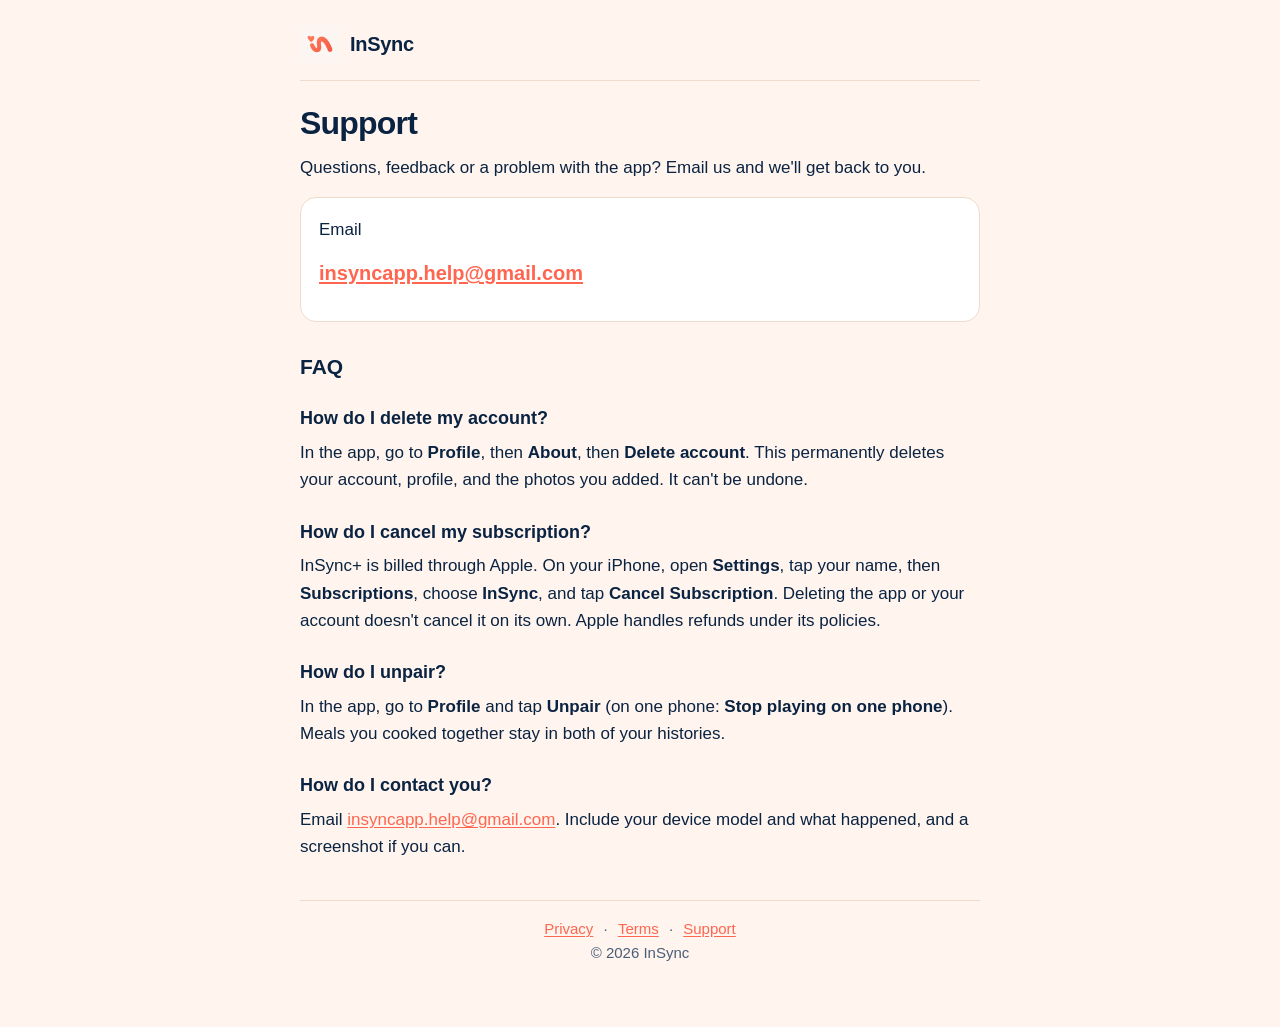
<file: support.html>
<!doctype html>
<html lang="en">
<head>
<meta charset="utf-8">
<meta name="viewport" content="width=device-width, initial-scale=1, viewport-fit=cover">
<title>Support · InSync</title>
<meta name="description" content="Help with InSync: contact us, delete your account, cancel a subscription, unpair.">
<meta name="theme-color" content="#FFF5EE">
<link rel="icon" type="image/png" sizes="32x32" href="favicon-32.png">
<link rel="icon" type="image/png" sizes="192x192" href="favicon-192.png">
<link rel="apple-touch-icon" href="apple-touch-icon.png">
<link rel="stylesheet" href="style.css">
</head>
<body>
<div class="wrap">
<header class="site"><a href="index.html"><img src="logo.png" alt="InSync logo" width="40" height="40"><span>InSync</span></a></header>
<main>
<h1>Support</h1>
<p>Questions, feedback or a problem with the app? Email us and we'll get back to you.</p>
<div class="card">
<p>Email</p>
<p class="email"><a href="mailto:insyncapp.help@gmail.com">insyncapp.help@gmail.com</a></p>
</div>
<h2>FAQ</h2>
<h3>How do I delete my account?</h3>
<p>In the app, go to <strong>Profile</strong>, then <strong>About</strong>, then <strong>Delete account</strong>. This permanently deletes your account, profile, and the photos you added. It can't be undone.</p>
<h3>How do I cancel my subscription?</h3>
<p>InSync+ is billed through Apple. On your iPhone, open <strong>Settings</strong>, tap your name, then <strong>Subscriptions</strong>, choose <strong>InSync</strong>, and tap <strong>Cancel Subscription</strong>. Deleting the app or your account doesn't cancel it on its own. Apple handles refunds under its policies.</p>
<h3>How do I unpair?</h3>
<p>In the app, go to <strong>Profile</strong> and tap <strong>Unpair</strong> (on one phone: <strong>Stop playing on one phone</strong>). Meals you cooked together stay in both of your histories.</p>
<h3>How do I contact you?</h3>
<p>Email <a href="mailto:insyncapp.help@gmail.com">insyncapp.help@gmail.com</a>. Include your device model and what happened, and a screenshot if you can.</p>
</main>
<footer class="site">
<nav><a href="privacy.html">Privacy</a> · <a href="terms.html">Terms</a> · <a href="support.html">Support</a></nav>
<p>© 2026 InSync</p>
</footer>
</div>
</body>
</html>
</file>
<file: style.css>
:root {
  --cream: #FFF5EE;
  --navy: #0A2342;
  --coral: #FF654F;
  --blue: #4E9AF1;
  --muted: #4A5D78;
  --line: #F0DCCD;
}

* { box-sizing: border-box; }

html { -webkit-text-size-adjust: 100%; }

body {
  margin: 0;
  background: var(--cream);
  color: var(--navy);
  font-family: -apple-system, BlinkMacSystemFont, "SF Pro Text", "Segoe UI", Roboto, "Helvetica Neue", Arial, sans-serif;
  font-size: 17px;
  line-height: 1.6;
}

a { color: var(--coral); text-underline-offset: 2px; }
a:hover { color: #E24E39; }

.wrap {
  max-width: 720px;
  margin: 0 auto;
  padding: 24px 20px 48px;
}

header.site {
  display: flex;
  align-items: center;
  gap: 12px;
  padding-bottom: 16px;
  border-bottom: 1px solid var(--line);
  margin-bottom: 24px;
}
header.site a { display: flex; align-items: center; gap: 10px; text-decoration: none; color: var(--navy); }
header.site img { width: 40px; height: 40px; border-radius: 10px; }
header.site span { font-weight: 800; font-size: 20px; letter-spacing: -0.3px; }

h1 { font-size: 32px; line-height: 1.15; letter-spacing: -0.8px; margin: 8px 0 12px; }
h2 { font-size: 21px; line-height: 1.25; margin: 32px 0 8px; }
h3 { font-size: 18px; margin: 24px 0 6px; }
p { margin: 0 0 14px; }
ul { margin: 0 0 16px; padding-left: 22px; }
li { margin-bottom: 6px; }
strong { font-weight: 700; }

.effective { color: var(--muted); font-size: 15px; }

/* Home */
.hero { text-align: center; padding: 32px 0 16px; }
.hero img { width: 120px; height: 120px; border-radius: 28px; box-shadow: 0 12px 32px rgba(255, 101, 79, 0.25); }
.hero h1 { font-size: 40px; margin-top: 20px; }
.pitch { font-size: 20px; color: var(--navy); max-width: 460px; margin: 0 auto 20px; }
.badge {
  display: inline-block;
  background: var(--coral);
  color: #fff;
  font-weight: 700;
  padding: 12px 22px;
  border-radius: 999px;
}
.accent { color: var(--blue); }

.links { list-style: none; padding: 0; margin: 32px 0 0; display: grid; gap: 12px; }
.links a {
  display: block;
  background: #fff;
  border: 1px solid var(--line);
  border-radius: 16px;
  padding: 16px 18px;
  text-decoration: none;
  color: var(--navy);
  font-weight: 700;
}
.links a span { display: block; font-weight: 400; color: var(--muted); font-size: 15px; }

/* Support */
.card {
  background: #fff;
  border: 1px solid var(--line);
  border-radius: 16px;
  padding: 18px;
  margin: 16px 0 24px;
}
.card .email { font-size: 20px; font-weight: 700; word-break: break-all; }

footer.site {
  border-top: 1px solid var(--line);
  margin-top: 40px;
  padding-top: 16px;
  color: var(--muted);
  font-size: 15px;
  text-align: center;
}
footer.site nav a { margin: 0 6px; }
</file>
